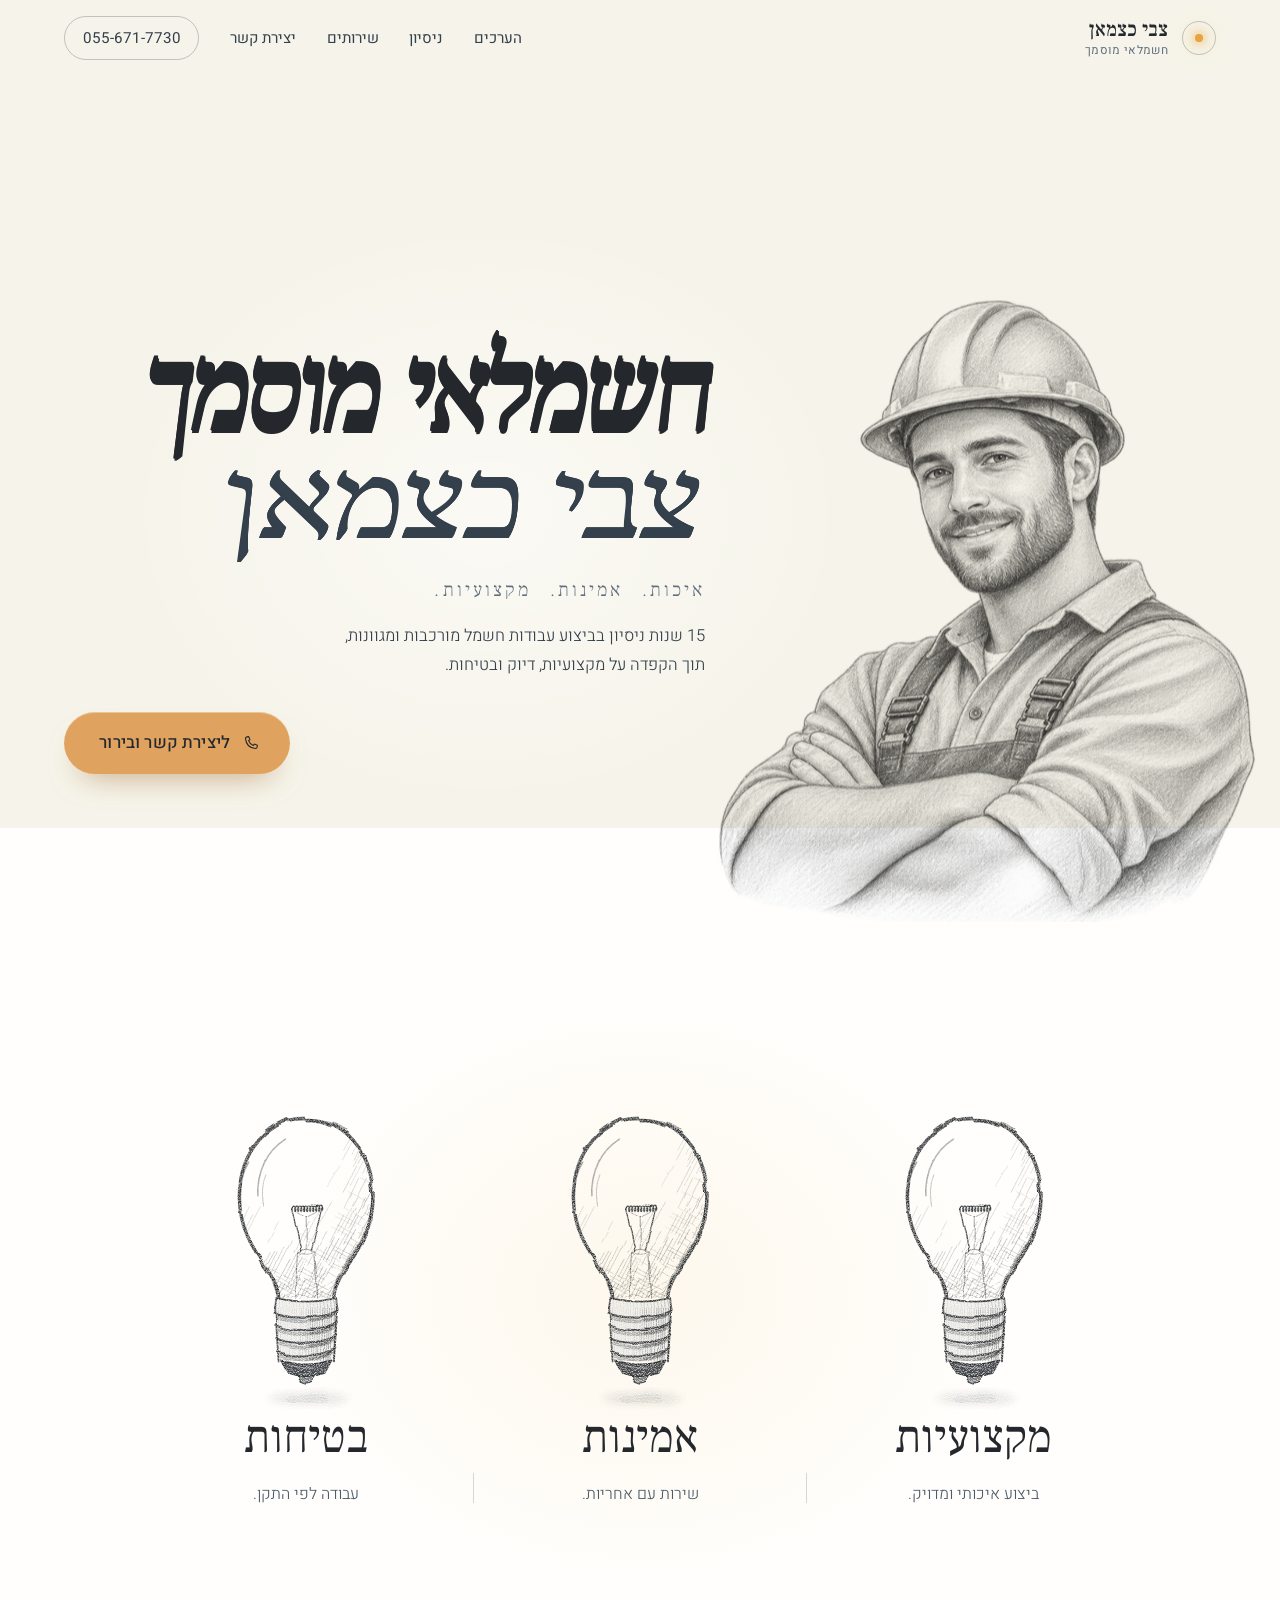
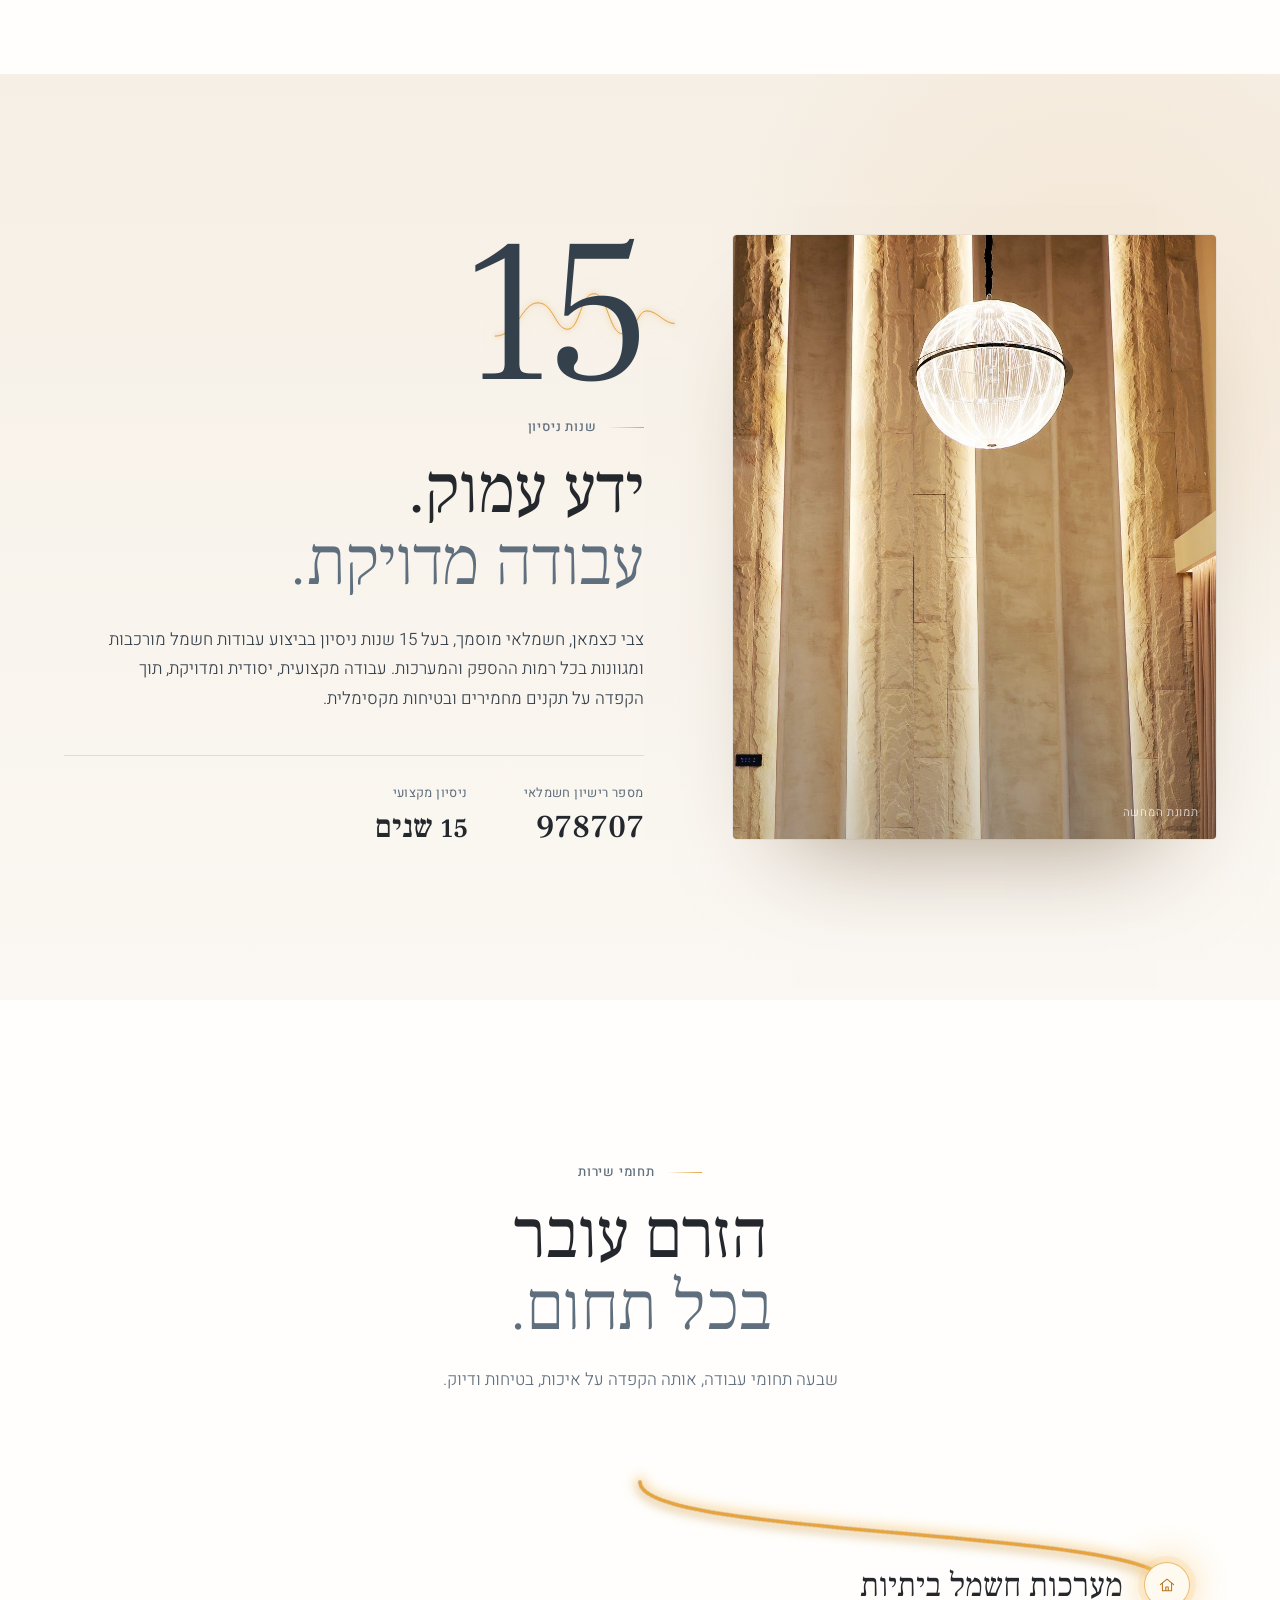
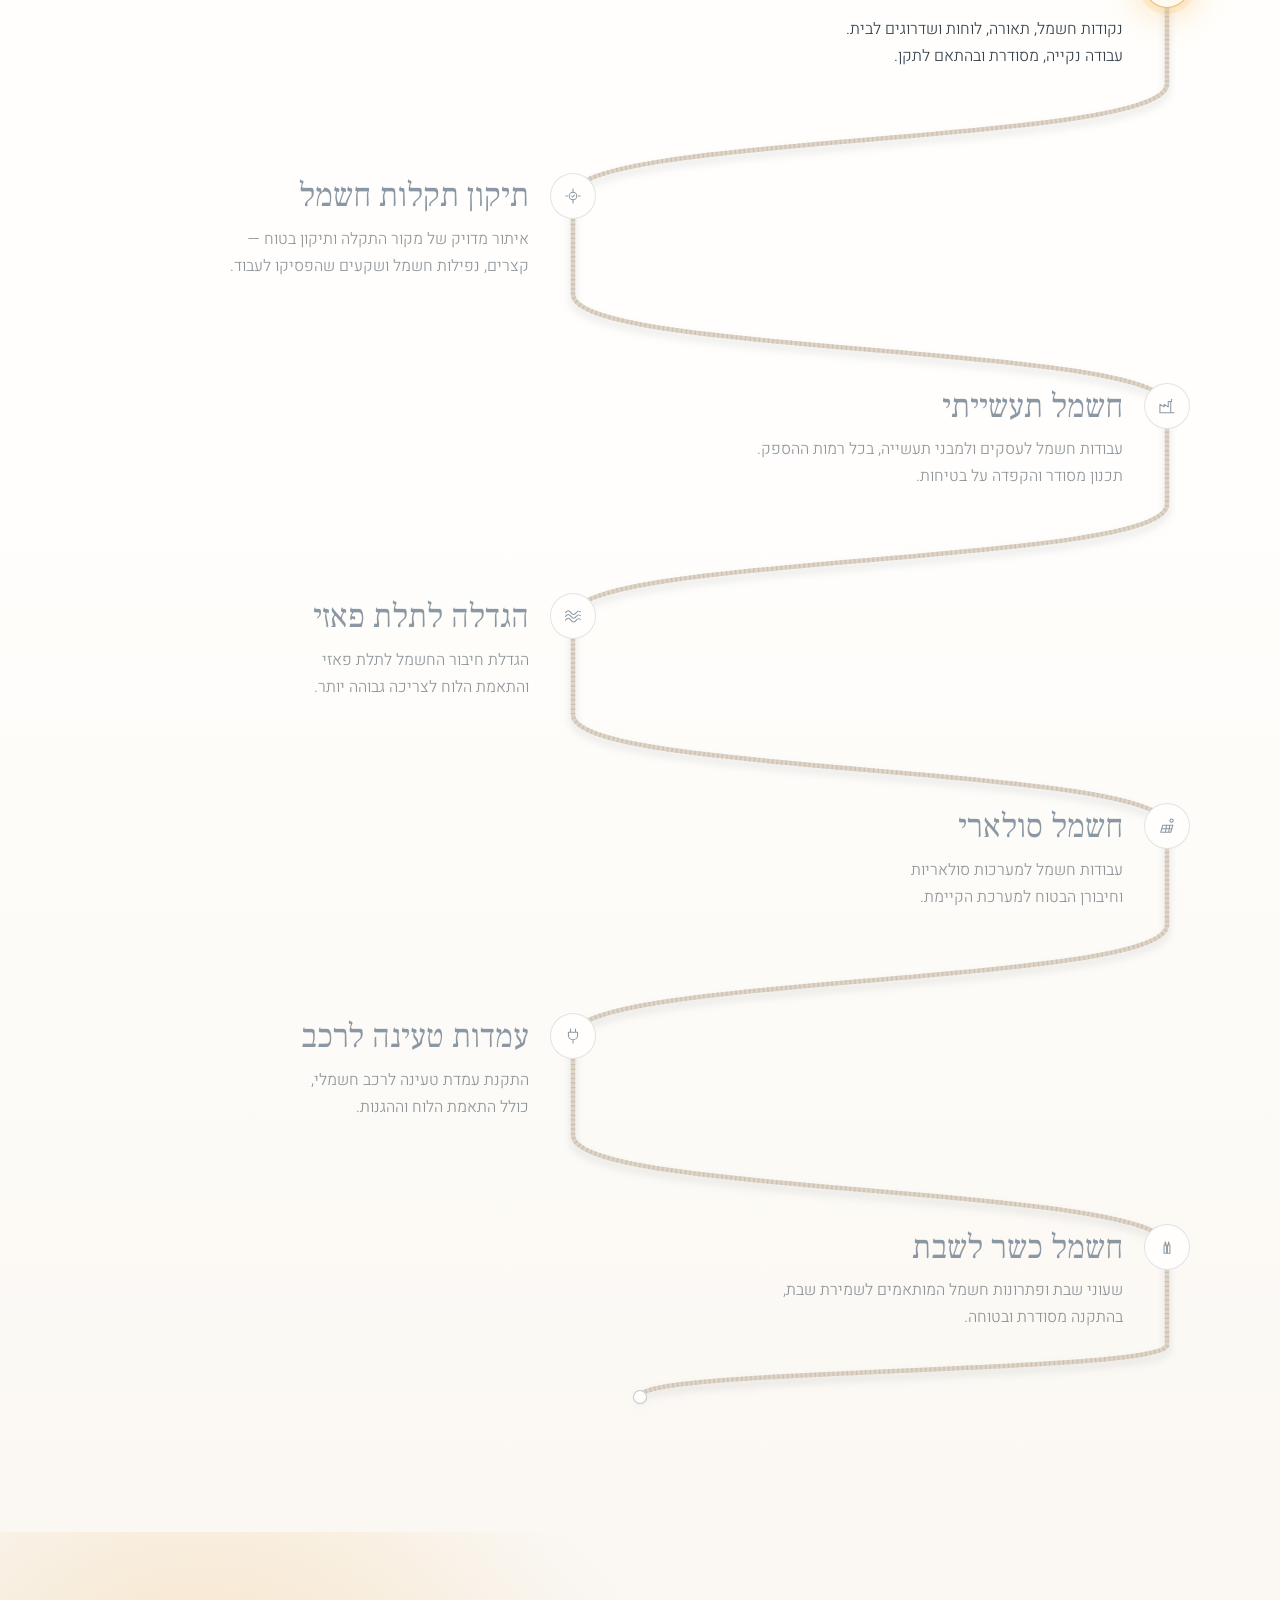
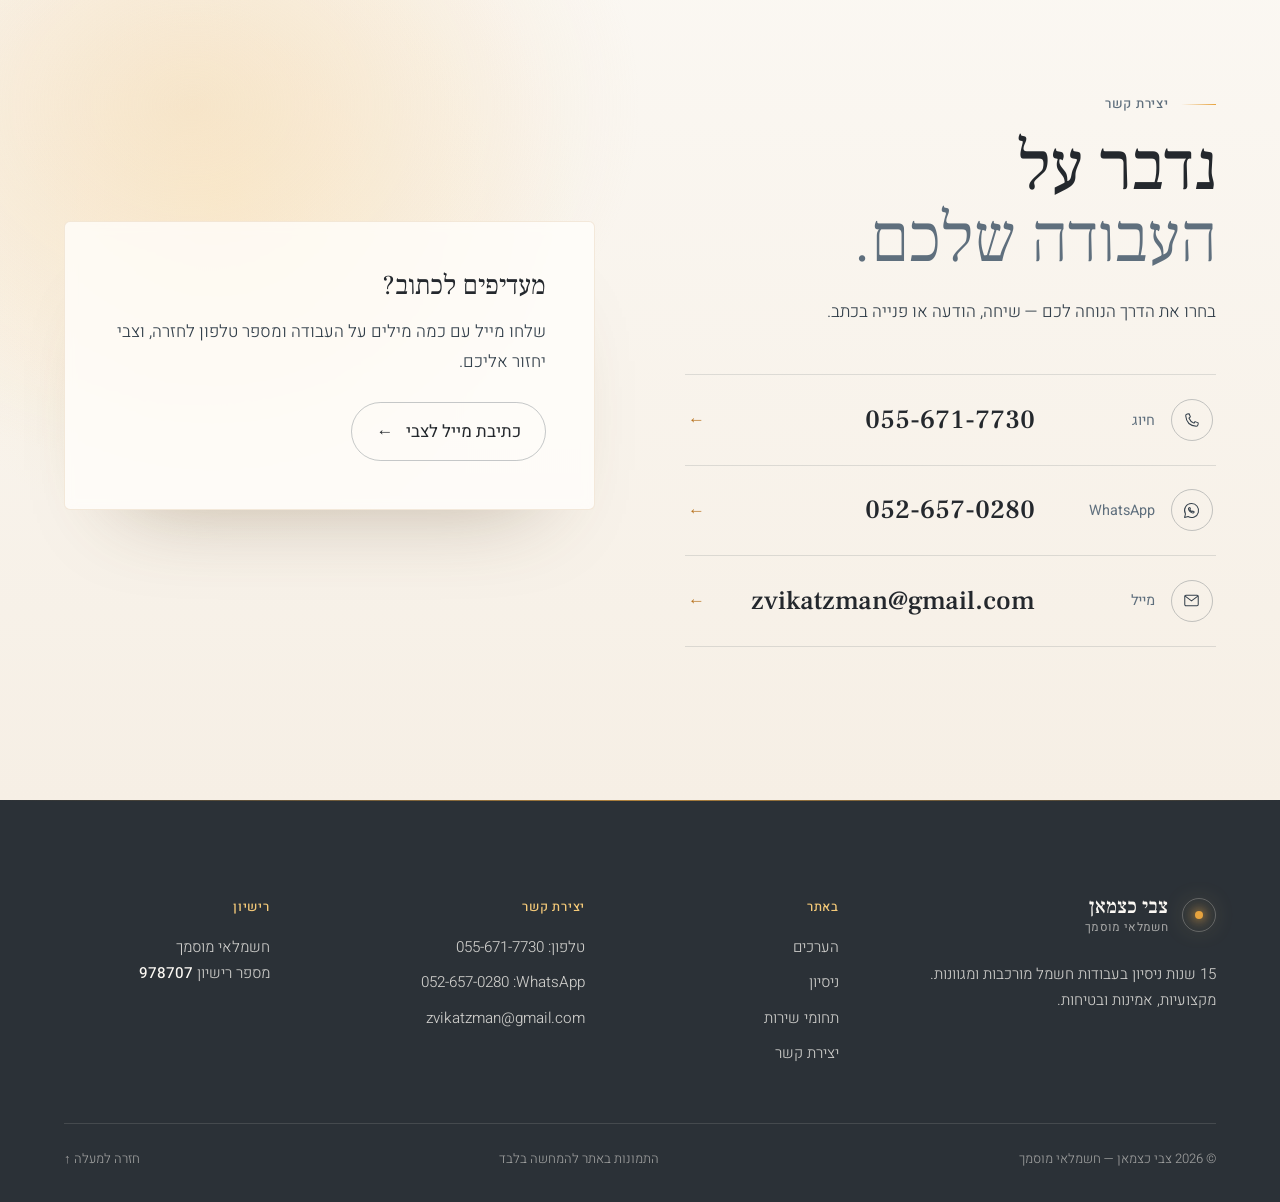
<file: index.html>
<!doctype html>
<html lang="he" dir="rtl">
<head>
  <meta charset="utf-8">
  <meta name="viewport" content="width=device-width, initial-scale=1">
  <meta name="theme-color" content="#f6f4ea">
  <!-- Preview build for client review. Remove the robots line when the site goes live. -->
  <meta name="robots" content="noindex, nofollow">
  <meta name="description" content="צבי כצמאן, חשמלאי מוסמך. 15 שנות ניסיון בעבודות חשמל מורכבות ומגוונות, במקצועיות, באמינות ובבטיחות. רישיון 978707.">
  <meta property="og:title" content="צבי כצמאן | חשמלאי מוסמך">
  <meta property="og:description" content="15 שנות ניסיון בעבודות חשמל מורכבות ומגוונות, במקצועיות, באמינות ובבטיחות.">
  <meta property="og:type" content="website">
  <title>צבי כצמאן | חשמלאי מוסמך</title>
  <link rel="icon" href="data:image/svg+xml,%3Csvg xmlns='http://www.w3.org/2000/svg' viewBox='0 0 32 32'%3E%3Crect width='32' height='32' rx='8' fill='%23fbf8f3'/%3E%3Cpath d='M18.6 4 9 18h7l-1.6 10L24 13h-7.2L18.6 4Z' fill='%23d9932f'/%3E%3C/svg%3E">
  <link rel="preconnect" href="https://fonts.googleapis.com">
  <link rel="preconnect" href="https://fonts.gstatic.com" crossorigin>
  <link href="https://fonts.googleapis.com/css2?family=Bona+Nova:ital@1&family=Frank+Ruhl+Libre:wght@300;400;500;700&family=Heebo:wght@300;400;500;600&family=Noto+Serif+Hebrew:wdth,wght@62.5,900&display=swap" rel="stylesheet">
  <link rel="stylesheet" href="styles.css">
  <script>document.documentElement.classList.add("js");</script>
  <script src="script.js" defer></script>
</head>
<body>
  <a class="skip-link" href="#main">דלגו לתוכן הראשי</a>

  <header class="site-header" id="top">
    <div class="header-inner">
      <a class="brand" href="#top" aria-label="צבי כצמאן, חשמלאי מוסמך — לראש הדף">
        <span class="brand-mark" aria-hidden="true"></span>
        <span class="brand-type">צבי כצמאן<small>חשמלאי מוסמך</small></span>
      </a>
      <button class="menu-toggle" type="button" aria-label="פתיחת תפריט" aria-expanded="false" aria-controls="primary-nav">
        <span></span><span></span>
      </button>
      <nav class="primary-nav" id="primary-nav" aria-label="ניווט ראשי">
        <a href="#values">הערכים</a>
        <a href="#experience">ניסיון</a>
        <a href="#services">שירותים</a>
        <a href="#contact">יצירת קשר</a>
        <a class="nav-call" href="tel:0556717730" dir="ltr">055-671-7730</a>
      </nav>
    </div>
  </header>

  <main id="main">
    <!-- ============ HERO ============ -->
    <section class="hero" aria-labelledby="hero-title">
      <div class="hero-inner">
        <!-- Electrician illustration (right side, per the client's sketch).
             The figure sits on the section edge so the crossed arms extend into the next section. -->
        <figure class="hero-figure">
          <img class="hero-figure-art" src="assets/images/electrician-portrait.png" width="1448" height="1086" fetchpriority="high" decoding="async" alt="איור עיפרון של חשמלאי מחייך עם כובע עבודה וידיים משולבות">
        </figure>

        <div class="hero-copy">
          <h1 id="hero-title">
            <span class="hero-title">חשמלאי מוסמך</span>
            <span class="hero-name">צבי כצמאן</span>
          </h1>
          <p class="hero-values">איכות. אמינות. מקצועיות.</p>
          <p class="hero-intro">15 שנות ניסיון בביצוע עבודות חשמל מורכבות ומגוונות, <br>תוך הקפדה על מקצועיות, דיוק ובטיחות.</p>
          <a class="hero-cta" href="#contact">
            <svg viewBox="0 0 24 24" aria-hidden="true" focusable="false"><path d="M6.6 3.8 9 3.5l1.6 4-1.9 1.4a11 11 0 0 0 6.4 6.4l1.4-1.9 4 1.6-.3 2.4a2.2 2.2 0 0 1-2.3 1.9C10.2 18.6 5.4 13.8 4.7 6.1a2.2 2.2 0 0 1 1.9-2.3Z"/></svg>
            <span>ליצירת קשר ובירור</span>
          </a>
        </div>
      </div>
    </section>

    <!-- ============ VALUES ============ -->
    <section class="values" id="values" aria-labelledby="values-title">
      <h2 class="visually-hidden" id="values-title">הערכים שלנו</h2>
      <!-- Three pencil-drawn lightbulbs (RTL: right → left), all off at first.
           Each lights on hover (mouse) or on tap / Enter / Space (toggle).
           The drawing is one inline SVG sprite: the graphite bulb plus
           separate warm layers (halo, glass, filament, rays) that fade in. -->
      <svg class="bulbs-sprite" aria-hidden="true" focusable="false" width="0" height="0">
<defs>
<filter id="bulbs-pencil" x="-15%" y="-15%" width="130%" height="130%"><feTurbulence type="fractalNoise" baseFrequency="0.04" numOctaves="2" seed="3" result="warp"/><feDisplacementMap in="SourceGraphic" in2="warp" scale="2.6" xChannelSelector="R" yChannelSelector="G" result="wob"/><feTurbulence type="fractalNoise" baseFrequency="1.15" numOctaves="2" seed="11" result="grain"/><feColorMatrix in="grain" type="matrix" values="0 0 0 0 0  0 0 0 0 0  0 0 0 0 0  1.9 0 0 0 -0.12" result="grainA"/><feComposite in="wob" in2="grainA" operator="in"/></filter>
<filter id="bulbs-line" x="-15%" y="-15%" width="130%" height="130%"><feTurbulence type="fractalNoise" baseFrequency="0.04" numOctaves="2" seed="3" result="warp"/><feDisplacementMap in="SourceGraphic" in2="warp" scale="2.2" xChannelSelector="R" yChannelSelector="G" result="wob"/><feTurbulence type="fractalNoise" baseFrequency="0.9" numOctaves="2" seed="5" result="grain"/><feColorMatrix in="grain" type="matrix" values="0 0 0 0 0  0 0 0 0 0  0 0 0 0 0  1.3 0 0 0 0.22" result="grainA"/><feComposite in="wob" in2="grainA" operator="in"/></filter>
<filter id="bulbs-smudge" x="-50%" y="-50%" width="200%" height="200%"><feGaussianBlur stdDeviation="3.5"/></filter>
<filter id="bulbs-soft" x="-50%" y="-50%" width="200%" height="200%"><feGaussianBlur stdDeviation="2.2"/></filter>
<clipPath id="bulbs-globe-clip"><path d="M76 192 C76 168 42 150 42 104 C42 64 68 36 100 36 C132 36 158 64 158 104 C158 150 124 168 124 192 Z"/></clipPath>
<clipPath id="bulbs-base-clip"><path d="M73 200 L127 200 L124 247 L76 247 Z"/></clipPath>
<radialGradient id="bulbs-glass-warm" cx="100" cy="112" r="64" gradientUnits="userSpaceOnUse"><stop offset="0" stop-color="#ffe3a0" stop-opacity=".75"/><stop offset=".55" stop-color="#fbe7b8" stop-opacity=".38"/><stop offset="1" stop-color="#fbeccb" stop-opacity="0"/></radialGradient>
<radialGradient id="bulbs-halo-warm" cx="100" cy="104" r="96" gradientUnits="userSpaceOnUse"><stop offset=".45" stop-color="#fbe2a8" stop-opacity=".34"/><stop offset="1" stop-color="#fdf0d2" stop-opacity="0"/></radialGradient>
</defs>
<symbol id="bulbs-art" viewBox="0 0 200 300" overflow="visible">
<g fill="none" stroke="#25282b" stroke-linecap="round" stroke-linejoin="round" filter="url(#bulbs-pencil)">
<ellipse cx="102" cy="279" rx="34" ry="4.5" fill="#2b2e31" stroke="none" opacity=".13" filter="url(#bulbs-smudge)"/>
<path d="M85 276.8 L118.1 277" stroke-width="0.8" opacity="0.14"/>
<path d="M82.5 278.7 L118.6 278.9" stroke-width="0.8" opacity="0.15"/>
<path d="M82 280.3 L121 280.5" stroke-width="0.8" opacity="0.16"/>
<path d="M87.3 281.9 L118.3 282.1" stroke-width="0.8" opacity="0.14"/>
<g clip-path="url(#bulbs-globe-clip)">
<path d="M241.8 77.8 L232.1 95.3" stroke-width="0.7" opacity="0.37"/>
<path d="M228.8 101.9 L216.4 125.8" stroke-width="0.7" opacity="0.37"/>
<path d="M213.1 131.4 L197.7 161.1" stroke-width="0.8" opacity="0.37"/>
<path d="M194.4 166.5 L183.6 186.7" stroke-width="0.5" opacity="0.37"/>
<path d="M182.2 189 L168.8 215.3" stroke-width="0.7" opacity="0.37"/>
<path d="M166.3 220.2 L150.7 248.5" stroke-width="0.8" opacity="0.37"/>
<path d="M146.9 255.2 L137.5 273.8" stroke-width="0.6" opacity="0.37"/>
<path d="M231.1 91.6 L219 115.6" stroke-width="0.8" opacity="0.37"/>
<path d="M214.9 121.5 L203.4 142.2" stroke-width="0.6" opacity="0.37"/>
<path d="M202 145 L191 166" stroke-width="0.5" opacity="0.37"/>
<path d="M187.8 172.4 L174.9 196.6" stroke-width="0.8" opacity="0.37"/>
<path d="M170.8 203.6 L159.2 226.3" stroke-width="0.8" opacity="0.37"/>
<path d="M146.3 250.2 L137.8 268.7" stroke-width="0.7" opacity="0.37"/>
<path d="M246.8 56.7 L231.9 84" stroke-width="0.8" opacity="0.37"/>
<path d="M229.2 89.5 L214.5 116.9" stroke-width="0.5" opacity="0.37"/>
<path d="M213.7 119.5 L202.8 139.4" stroke-width="0.8" opacity="0.37"/>
<path d="M198.9 145.3 L187.7 166.9" stroke-width="0.8" opacity="0.37"/>
<path d="M185.1 172.5 L172.9 196.2" stroke-width="0.8" opacity="0.37"/>
<path d="M170 201.2 L157.9 224.6" stroke-width="0.6" opacity="0.37"/>
<path d="M155.1 227.5 L139.6 257.6" stroke-width="0.8" opacity="0.37"/>
<path d="M239.9 64.5 L229.9 82.7" stroke-width="0.7" opacity="0.37"/>
<path d="M226.2 88.4 L211.6 116.2" stroke-width="0.6" opacity="0.37"/>
<path d="M198.8 141.5 L186.9 163.9" stroke-width="0.7" opacity="0.37"/>
<path d="M183.6 167.9 L175.7 184.4" stroke-width="0.7" opacity="0.37"/>
<path d="M172.4 190.5 L160.1 213.7" stroke-width="0.7" opacity="0.37"/>
<path d="M158.1 217.3 L147.8 237.6" stroke-width="0.7" opacity="0.37"/>
<path d="M145.1 242.1 L132.6 265.1" stroke-width="0.8" opacity="0.37"/>
<path d="M232.2 72.3 L220.8 91.1" stroke-width="0.7" opacity="0.37"/>
<path d="M220.3 94 L210.3 112.6" stroke-width="0.8" opacity="0.37"/>
<path d="M207.6 118 L198 136.2" stroke-width="0.7" opacity="0.37"/>
<path d="M193.6 143.4 L178.9 170.5" stroke-width="0.6" opacity="0.37"/>
<path d="M176 175.9 L167.2 193" stroke-width="0.7" opacity="0.37"/>
<path d="M166.8 194.5 L150.2 224" stroke-width="0.8" opacity="0.37"/>
<path d="M149.3 228.2 L139 245.2" stroke-width="0.8" opacity="0.37"/>
<path d="M136.2 250.6 L123 275.6" stroke-width="0.8" opacity="0.37"/>
<path d="M239.8 50.6 L224.4 78.6" stroke-width="0.8" opacity="0.37"/>
<path d="M222.6 81.3 L213 99" stroke-width="0.6" opacity="0.37"/>
<path d="M211.3 103 L200.4 123.1" stroke-width="0.5" opacity="0.37"/>
<path d="M199.2 126 L190.5 143.2" stroke-width="0.5" opacity="0.37"/>
<path d="M187.7 148.6 L175.6 171" stroke-width="0.8" opacity="0.37"/>
<path d="M173.8 174.2 L158.8 201.3" stroke-width="0.5" opacity="0.37"/>
<path d="M157.5 203.5 L144.3 230.7" stroke-width="0.7" opacity="0.37"/>
<path d="M142.1 233.1 L131.8 252.7" stroke-width="0.8" opacity="0.37"/>
<path d="M128.7 259.6 L115.4 282.9" stroke-width="0.6" opacity="0.37"/>
<path d="M235.1 51.5 L223 74.5" stroke-width="0.5" opacity="0.37"/>
<path d="M221.4 78.7 L211.3 97.9" stroke-width="0.8" opacity="0.37"/>
<path d="M196.2 125 L183.4 150.8" stroke-width="0.8" opacity="0.37"/>
<path d="M179.7 157.1 L170.5 175.1" stroke-width="0.7" opacity="0.37"/>
<path d="M166.4 180.7 L152.7 206.5" stroke-width="0.5" opacity="0.37"/>
<path d="M150 213.1 L137.2 236.1" stroke-width="0.8" opacity="0.37"/>
<path d="M134.4 241.9 L122.2 265.1" stroke-width="0.5" opacity="0.37"/>
<path d="M216.5 81.6 L205.1 102.8" stroke-width="0.5" opacity="0.37"/>
<path d="M203.4 105.3 L192.6 124.2" stroke-width="0.6" opacity="0.37"/>
<path d="M190.1 130.1 L176.7 155.6" stroke-width="0.5" opacity="0.37"/>
<path d="M160.1 188.3 L151 203.7" stroke-width="0.6" opacity="0.37"/>
<path d="M147 210.8 L137.9 229.3" stroke-width="0.8" opacity="0.37"/>
<path d="M134.7 234.7 L119.9 261.9" stroke-width="0.5" opacity="0.37"/>
<path d="M228.7 51.9 L218.7 69.8" stroke-width="0.8" opacity="0.37"/>
<path d="M218.5 71.7 L202.6 100.6" stroke-width="0.8" opacity="0.37"/>
<path d="M199.9 105.1 L188.5 127.1" stroke-width="0.6" opacity="0.37"/>
<path d="M185.4 133 L174.8 153.5" stroke-width="0.8" opacity="0.37"/>
<path d="M154.5 190.8 L142.4 214.4" stroke-width="0.7" opacity="0.37"/>
<path d="M130.3 236.9 L119.1 258.9" stroke-width="0.7" opacity="0.37"/>
<path d="M224.8 52.7 L215.4 70.3" stroke-width="0.8" opacity="0.37"/>
<path d="M211.3 77.2 L199.6 99.5" stroke-width="0.6" opacity="0.37"/>
<path d="M198.5 103 L185.3 127" stroke-width="0.6" opacity="0.37"/>
<path d="M184.1 130.1 L174.6 147.6" stroke-width="0.8" opacity="0.37"/>
<path d="M172.9 150.3 L163 170.6" stroke-width="0.8" opacity="0.37"/>
<path d="M161.9 172 L152.8 188" stroke-width="0.6" opacity="0.37"/>
<path d="M149.7 195 L134.1 222.3" stroke-width="0.7" opacity="0.37"/>
<path d="M131.9 228.4 L116.2 257.2" stroke-width="0.5" opacity="0.37"/>
<path d="M216 62.8 L203.3 88.3" stroke-width="0.5" opacity="0.37"/>
<path d="M201.9 89.8 L189.7 112.9" stroke-width="0.6" opacity="0.37"/>
<path d="M187.8 117.6 L171.5 146.6" stroke-width="0.8" opacity="0.37"/>
<path d="M168.9 152.7 L158 172.5" stroke-width="0.7" opacity="0.37"/>
<path d="M154.3 179.3 L144.6 198.3" stroke-width="0.8" opacity="0.37"/>
<path d="M141.9 204.1 L129.5 227" stroke-width="0.6" opacity="0.37"/>
<path d="M223.1 45.4 L210.9 67.3" stroke-width="0.8" opacity="0.37"/>
<path d="M209.5 70.7 L201.2 87.2" stroke-width="0.8" opacity="0.37"/>
<path d="M197.7 94 L185.6 114.5" stroke-width="0.6" opacity="0.37"/>
<path d="M183.6 117.8 L173.1 139.2" stroke-width="0.5" opacity="0.37"/>
<path d="M170 145.9 L159.4 163.9" stroke-width="0.7" opacity="0.37"/>
<path d="M157.4 168.7 L141.7 196.8" stroke-width="0.8" opacity="0.37"/>
<path d="M138.6 203.3 L130 219.7" stroke-width="0.8" opacity="0.37"/>
<path d="M115 247.5 L104.1 267.8" stroke-width="0.8" opacity="0.37"/>
<path d="M222.7 40.3 L211.7 58.7" stroke-width="0.7" opacity="0.37"/>
<path d="M209.9 63.7 L194.6 92.6" stroke-width="0.7" opacity="0.37"/>
<path d="M192.7 95.3 L181.1 116.5" stroke-width="0.6" opacity="0.37"/>
<path d="M180.1 118.9 L172 135.5" stroke-width="0.6" opacity="0.37"/>
<path d="M170.6 137 L160.8 154.4" stroke-width="0.7" opacity="0.37"/>
<path d="M158.5 159.4 L144.7 186" stroke-width="0.7" opacity="0.37"/>
<path d="M141.9 189.6 L127.9 216.6" stroke-width="0.7" opacity="0.37"/>
<path d="M112.8 246.2 L101.9 264.9" stroke-width="0.8" opacity="0.37"/>
<path d="M218.7 39.1 L208.4 59.2" stroke-width="0.6" opacity="0.37"/>
<path d="M205.3 65.6 L192.7 87.4" stroke-width="0.7" opacity="0.37"/>
<path d="M191.2 89.9 L180.5 111.5" stroke-width="0.6" opacity="0.37"/>
<path d="M179 113 L168.1 134.1" stroke-width="0.7" opacity="0.37"/>
<path d="M167.4 136 L157.5 152.9" stroke-width="0.7" opacity="0.37"/>
<path d="M156.5 157.1 L145.4 177.1" stroke-width="0.6" opacity="0.37"/>
<path d="M141.6 183.9 L125.7 212.8" stroke-width="0.8" opacity="0.37"/>
<path d="M124.4 217.4 L109 244.2" stroke-width="0.7" opacity="0.37"/>
<path d="M215.6 37.7 L202.2 62.8" stroke-width="0.8" opacity="0.37"/>
<path d="M201.8 64.8 L188.6 88.5" stroke-width="0.8" opacity="0.37"/>
<path d="M176.2 112.5 L161 141.1" stroke-width="0.6" opacity="0.37"/>
<path d="M157 147.6 L142.7 175" stroke-width="0.5" opacity="0.37"/>
<path d="M140.5 178.3 L127.5 203.8" stroke-width="0.8" opacity="0.37"/>
<path d="M126.1 206.5 L112.9 231.1" stroke-width="0.6" opacity="0.37"/>
<path d="M109.7 236.4 L98.4 258.2" stroke-width="0.8" opacity="0.37"/>
<path d="M211.5 38.8 L199.4 61.4" stroke-width="0.7" opacity="0.37"/>
<path d="M199.2 63.8 L185.7 87.8" stroke-width="0.7" opacity="0.37"/>
<path d="M184.1 92.7 L168.4 121.6" stroke-width="0.6" opacity="0.37"/>
<path d="M149.3 157.1 L138.9 176.3" stroke-width="0.6" opacity="0.37"/>
<path d="M135.1 182.5 L125.5 202" stroke-width="0.6" opacity="0.37"/>
<path d="M122.3 206.4 L112.3 227.5" stroke-width="0.8" opacity="0.37"/>
<path d="M110.4 230.1 L95.9 257.3" stroke-width="0.7" opacity="0.37"/>
<path d="M209.9 36 L193.9 66" stroke-width="0.7" opacity="0.37"/>
<path d="M191.8 69.4 L177.5 96.1" stroke-width="0.6" opacity="0.37"/>
<path d="M175.5 100.6 L159 129.9" stroke-width="0.6" opacity="0.37"/>
<path d="M157.4 135 L144.9 157.7" stroke-width="0.5" opacity="0.37"/>
<path d="M144.1 159 L133.2 180.4" stroke-width="0.6" opacity="0.37"/>
<path d="M130.9 185 L118 207.4" stroke-width="0.7" opacity="0.37"/>
<path d="M114.7 213.7 L100.9 241.2" stroke-width="0.6" opacity="0.37"/>
<path d="M197.8 52.9 L183.4 79.5" stroke-width="0.6" opacity="0.37"/>
<path d="M182.4 82.2 L167.6 108.1" stroke-width="0.7" opacity="0.37"/>
<path d="M165.3 112.7 L152.2 137.3" stroke-width="0.8" opacity="0.37"/>
<path d="M149.7 144 L135.5 170" stroke-width="0.7" opacity="0.37"/>
<path d="M133.4 172.4 L124.9 190.4" stroke-width="0.8" opacity="0.37"/>
<path d="M121.6 196 L111.2 215.1" stroke-width="0.7" opacity="0.37"/>
<path d="M106.9 222 L97.1 241.7" stroke-width="0.8" opacity="0.37"/>
<path d="M196.1 51 L184.9 71.6" stroke-width="0.8" opacity="0.37"/>
<path d="M182.8 75.6 L168 103.4" stroke-width="0.6" opacity="0.37"/>
<path d="M166.6 105.8 L152.5 130.4" stroke-width="0.8" opacity="0.37"/>
<path d="M150.6 134.7 L141.7 152.7" stroke-width="0.8" opacity="0.37"/>
<path d="M140.8 155 L128 178.3" stroke-width="0.8" opacity="0.37"/>
<path d="M123.7 184.9 L108 214.9" stroke-width="0.8" opacity="0.37"/>
<path d="M105.6 219.1 L90.8 247.3" stroke-width="0.6" opacity="0.37"/>
<path d="M203.8 29.6 L192.9 49.9" stroke-width="0.7" opacity="0.37"/>
<path d="M189.7 55.6 L177.1 80.1" stroke-width="0.7" opacity="0.37"/>
<path d="M173.8 85.2 L163.8 103.3" stroke-width="0.6" opacity="0.37"/>
<path d="M161.1 109.7 L145.7 138.9" stroke-width="0.7" opacity="0.36"/>
<path d="M144 142.6 L128.5 170.6" stroke-width="0.7" opacity="0.37"/>
<path d="M127.9 173 L114.7 197.7" stroke-width="0.6" opacity="0.37"/>
<path d="M111.8 201.9 L100.3 222.6" stroke-width="0.6" opacity="0.37"/>
<path d="M97.8 229.2 L85.1 252.5" stroke-width="0.8" opacity="0.37"/>
<path d="M197.3 36.1 L186.3 56.1" stroke-width="0.7" opacity="0.37"/>
<path d="M182.8 62.8 L169.7 86" stroke-width="0.6" opacity="0.37"/>
<path d="M166.7 91.5 L152.2 119.6" stroke-width="0.6" opacity="0.35"/>
<path d="M112.2 194.6 L98.2 220.3" stroke-width="0.6" opacity="0.37"/>
<path d="M97.9 222.6 L86.3 244.1" stroke-width="0.5" opacity="0.37"/>
<path d="M189.7 43.9 L174.3 71.8" stroke-width="0.8" opacity="0.37"/>
<path d="M171.4 78.8 L157 105.2" stroke-width="0.6" opacity="0.34"/>
<path d="M154.4 110.7 L145 127.5" stroke-width="0.6" opacity="0.33"/>
<path d="M142.8 132.5 L129.1 156.8" stroke-width="0.8" opacity="0.37"/>
<path d="M114.6 185.8 L101.8 208.3" stroke-width="0.7" opacity="0.37"/>
<path d="M99.5 213.8 L85.5 239.3" stroke-width="0.8" opacity="0.37"/>
<path d="M191.8 34 L176.5 60.4" stroke-width="0.6" opacity="0.37"/>
<path d="M176.3 62.4 L164.2 84" stroke-width="0.8" opacity="0.36"/>
<path d="M161.2 91 L148.1 114" stroke-width="0.8" opacity="0.32"/>
<path d="M145.3 120.2 L132.6 145.1" stroke-width="0.7" opacity="0.33"/>
<path d="M128.6 151.5 L113.8 179.1" stroke-width="0.6" opacity="0.37"/>
<path d="M110.7 184.9 L100.1 204.2" stroke-width="0.8" opacity="0.37"/>
<path d="M98.7 207.9 L88.5 227.6" stroke-width="0.6" opacity="0.37"/>
<path d="M85.2 234.6 L70.4 261.5" stroke-width="0.8" opacity="0.37"/>
<path d="M193.3 23.7 L177.7 53.1" stroke-width="0.8" opacity="0.37"/>
<path d="M151.4 104.8 L137.1 131" stroke-width="0.7" opacity="0.31"/>
<path d="M134.7 136 L120 161.9" stroke-width="0.5" opacity="0.36"/>
<path d="M117.5 166.6 L109 183.5" stroke-width="0.8" opacity="0.37"/>
<path d="M108.1 185.5 L93.7 212.8" stroke-width="0.6" opacity="0.37"/>
<path d="M89.8 219.2 L80.7 237.1" stroke-width="0.8" opacity="0.37"/>
<path d="M184.1 34.4 L172.7 56.7" stroke-width="0.8" opacity="0.37"/>
<path d="M170.9 60.2 L158.5 83.1" stroke-width="0.7" opacity="0.33"/>
<path d="M142.5 113.9 L130.5 136.7" stroke-width="0.6" opacity="0.30"/>
<path d="M128.6 140.1 L117.1 160.2" stroke-width="0.8" opacity="0.35"/>
<path d="M114.6 164.3 L106.8 181.5" stroke-width="0.7" opacity="0.37"/>
<path d="M103.3 187.5 L88.2 216" stroke-width="0.7" opacity="0.37"/>
<path d="M86.7 218.3 L72.6 243.5" stroke-width="0.8" opacity="0.37"/>
<path d="M183.7 29.1 L168.9 56.7" stroke-width="0.6" opacity="0.37"/>
<path d="M152.2 88.2 L140 112.2" stroke-width="0.7" opacity="0.27"/>
<path d="M139.5 114.2 L127.5 134.9" stroke-width="0.5" opacity="0.28"/>
<path d="M124.2 139.6 L114.9 158.7" stroke-width="0.8" opacity="0.34"/>
<path d="M112.9 161.7 L98.3 189.7" stroke-width="0.6" opacity="0.37"/>
<path d="M97.9 191.7 L82.8 218.4" stroke-width="0.7" opacity="0.37"/>
<path d="M81.6 222.7 L65.1 250.7" stroke-width="0.7" opacity="0.37"/>
<path d="M182.6 26.9 L167.7 52.9" stroke-width="0.7" opacity="0.37"/>
<path d="M166.4 57 L152.7 82.7" stroke-width="0.6" opacity="0.30"/>
<path d="M132.6 119.7 L120.6 143.4" stroke-width="0.6" opacity="0.29"/>
<path d="M117.9 147.8 L102 178" stroke-width="0.6" opacity="0.37"/>
<path d="M99.6 182.7 L85.6 207" stroke-width="0.6" opacity="0.37"/>
<path d="M83.1 212.6 L69.5 239.9" stroke-width="0.7" opacity="0.37"/>
<path d="M158.1 65.5 L148.9 83.7" stroke-width="0.6" opacity="0.27"/>
<path d="M145.6 87.8 L132.8 113.9" stroke-width="0.7" opacity="0.24"/>
<path d="M99.1 176.1 L86.3 199.3" stroke-width="0.7" opacity="0.37"/>
<path d="M84.7 203 L71.4 227.8" stroke-width="0.6" opacity="0.37"/>
<path d="M70.3 229.7 L57.4 254.4" stroke-width="0.5" opacity="0.37"/>
<path d="M169.3 36.9 L157.4 59.9" stroke-width="0.8" opacity="0.33"/>
<path d="M153.7 65.1 L138.3 94.3" stroke-width="0.5" opacity="0.24"/>
<path d="M117.7 134.3 L101.9 163.5" stroke-width="0.6" opacity="0.31"/>
<path d="M83.4 198.5 L73 219.1" stroke-width="0.5" opacity="0.37"/>
<path d="M176.9 16.9 L161.9 42.8" stroke-width="0.8" opacity="0.37"/>
<path d="M159 50.2 L144.9 75.1" stroke-width="0.6" opacity="0.26"/>
<path d="M143.8 77.3 L132.2 99.9" stroke-width="0.8" opacity="0.21"/>
<path d="M100.9 158.7 L92.2 176.3" stroke-width="0.7" opacity="0.37"/>
<path d="M90 179.3 L75 206.6" stroke-width="0.7" opacity="0.37"/>
<path d="M72.5 211.7 L62.8 229.6" stroke-width="0.8" opacity="0.37"/>
<path d="M157.4 48.3 L140.9 77.6" stroke-width="0.6" opacity="0.25"/>
<path d="M97.5 160.3 L83.5 186.7" stroke-width="0.5" opacity="0.37"/>
<path d="M81.8 188.6 L68 215.9" stroke-width="0.7" opacity="0.37"/>
<path d="M66.4 218.4 L55.8 236.8" stroke-width="0.7" opacity="0.37"/>
<path d="M170.5 17.6 L156.7 41.4" stroke-width="0.8" opacity="0.36"/>
<path d="M155.4 45.7 L141.6 72.3" stroke-width="0.7" opacity="0.24"/>
<path d="M122 108.6 L110.7 128.3" stroke-width="0.7" opacity="0.20"/>
<path d="M110.2 129.8 L98.1 153.9" stroke-width="0.8" opacity="0.27"/>
<path d="M96.3 156.4 L82.7 183.4" stroke-width="0.7" opacity="0.37"/>
<path d="M79.2 187.9 L67.1 210.3" stroke-width="0.5" opacity="0.37"/>
<path d="M65.3 214 L50.9 240.5" stroke-width="0.7" opacity="0.37"/>
<path d="M149.2 50.5 L140.1 66.8" stroke-width="0.6" opacity="0.23"/>
<path d="M94.1 154.2 L82.9 176.5" stroke-width="0.6" opacity="0.36"/>
<path d="M81.4 179.6 L70.3 200.3" stroke-width="0.8" opacity="0.37"/>
<path d="M162.6 19.3 L149.3 44.6" stroke-width="0.5" opacity="0.32"/>
<path d="M112.4 114.2 L97.4 142.5" stroke-width="0.7" opacity="0.21"/>
<path d="M93.7 149.3 L81.1 173.8" stroke-width="0.6" opacity="0.34"/>
<path d="M78.3 179.2 L68.1 196.9" stroke-width="0.7" opacity="0.37"/>
<path d="M66.8 199.4 L57.3 217" stroke-width="0.5" opacity="0.37"/>
<path d="M55.2 222.1 L40 249.8" stroke-width="0.7" opacity="0.37"/>
<path d="M159 19.5 L148.4 39.9" stroke-width="0.5" opacity="0.31"/>
<path d="M146.7 43.4 L131.5 72" stroke-width="0.6" opacity="0.20"/>
<path d="M129.1 77.2 L118.4 95.3" stroke-width="0.7" opacity="0.14"/>
<path d="M102.7 125.4 L89.2 151.9" stroke-width="0.8" opacity="0.24"/>
<path d="M86 158.2 L73.3 181.5" stroke-width="0.7" opacity="0.37"/>
<path d="M69.3 188.1 L60.5 205.6" stroke-width="0.8" opacity="0.37"/>
<path d="M58.3 210.5 L46.1 232.1" stroke-width="0.7" opacity="0.37"/>
<path d="M157.7 16.7 L145.7 40.1" stroke-width="0.7" opacity="0.30"/>
<path d="M143.9 42.9 L132.6 63.6" stroke-width="0.6" opacity="0.20"/>
<path d="M71.9 178.3 L55.9 207.7" stroke-width="0.7" opacity="0.37"/>
<path d="M54.2 211 L38.5 240.5" stroke-width="0.7" opacity="0.37"/>
<path d="M148.2 28.6 L135.7 50.8" stroke-width="0.8" opacity="0.24"/>
<path d="M86.9 142 L72.2 170.6" stroke-width="0.6" opacity="0.31"/>
<path d="M70.6 173.9 L57.8 197.5" stroke-width="0.6" opacity="0.37"/>
<path d="M53.9 203.8 L44.1 224.4" stroke-width="0.7" opacity="0.37"/>
<path d="M80.7 147.6 L66.7 174.8" stroke-width="0.6" opacity="0.33"/>
<path d="M65.9 177.3 L54.8 196.8" stroke-width="0.6" opacity="0.37"/>
<path d="M54.4 198.9 L38.9 227" stroke-width="0.5" opacity="0.37"/>
<path d="M74.8 151.9 L60.4 179.6" stroke-width="0.6" opacity="0.35"/>
<path d="M58.2 183.7 L48.4 201" stroke-width="0.8" opacity="0.37"/>
<path d="M46.7 204.8 L36.1 224.7" stroke-width="0.6" opacity="0.37"/>
<path d="M72.7 151.2 L58.3 176.6" stroke-width="0.7" opacity="0.35"/>
<path d="M56.9 179.9 L41.7 208.2" stroke-width="0.6" opacity="0.37"/>
<path d="M39.1 212.7 L26.1 237.5" stroke-width="0.6" opacity="0.37"/>
<path d="M142.3 12.8 L131.2 34" stroke-width="0.5" opacity="0.25"/>
<path d="M68.7 152.8 L57.1 173.9" stroke-width="0.6" opacity="0.34"/>
<path d="M55.2 178.8 L45.1 196.6" stroke-width="0.5" opacity="0.37"/>
<path d="M43.3 199.2 L33.2 218.7" stroke-width="0.6" opacity="0.37"/>
<path d="M138.3 15.3 L127.1 35.4" stroke-width="0.8" opacity="0.23"/>
<path d="M40.2 200.4 L24.7 228.9" stroke-width="0.5" opacity="0.37"/>
<path d="M138.4 8.9 L123 38.6" stroke-width="0.6" opacity="0.22"/>
<path d="M76.2 125.2 L66.8 143.5" stroke-width="0.6" opacity="0.19"/>
<path d="M50 174.2 L39.5 194.7" stroke-width="0.7" opacity="0.37"/>
<path d="M36.8 200.1 L27.2 218.9" stroke-width="0.5" opacity="0.37"/>
<path d="M139 1.3 L130.3 17.5" stroke-width="0.6" opacity="0.28"/>
<path d="M127.6 21.7 L117.5 43.6" stroke-width="0.5" opacity="0.16"/>
<path d="M42.1 182.5 L32.5 203.1" stroke-width="0.6" opacity="0.37"/>
<path d="M31.2 205 L17.8 230.7" stroke-width="0.8" opacity="0.37"/>
<path d="M56.8 150.4 L41.1 180" stroke-width="0.5" opacity="0.36"/>
<path d="M39 184.8 L28.1 203.5" stroke-width="0.6" opacity="0.37"/>
<path d="M52.1 154.2 L42.3 172.1" stroke-width="0.5" opacity="0.35"/>
<path d="M42.7 165.5 L33.5 182.7" stroke-width="0.7" opacity="0.37"/>
<path d="M32.1 186.5 L21.7 204.6" stroke-width="0.6" opacity="0.37"/>
<path d="M30.3 182.1 L21.7 200.1" stroke-width="0.8" opacity="0.37"/>
<path d="M19.5 202.3 L5 229.3" stroke-width="0.6" opacity="0.37"/>
<path d="M40.2 158.5 L30.8 175.2" stroke-width="0.7" opacity="0.37"/>
<path d="M28.8 178.6 L16.9 201.4" stroke-width="0.6" opacity="0.37"/>
<path d="M119 1.9 L109.7 19.3" stroke-width="0.6" opacity="0.21"/>
<path d="M60.2 112.4 L44.8 142.4" stroke-width="0.8" opacity="0.17"/>
<path d="M30.7 168.3 L19.5 189.8" stroke-width="0.7" opacity="0.37"/>
<path d="M19 191.6 L7 211.7" stroke-width="0.6" opacity="0.37"/>
<path d="M119.3 -4.5 L107.5 16.6" stroke-width="0.8" opacity="0.22"/>
<path d="M53.8 119.2 L38.4 148.9" stroke-width="0.7" opacity="0.21"/>
<path d="M35.6 154.2 L24.6 175" stroke-width="0.6" opacity="0.37"/>
<path d="M21.1 180.4 L7 206.7" stroke-width="0.5" opacity="0.37"/>
<path d="M42.1 134.2 L32.9 152.9" stroke-width="0.8" opacity="0.27"/>
<path d="M30.2 156 L15.5 185.8" stroke-width="0.6" opacity="0.37"/>
<path d="M11.8 191 L1.1 212.8" stroke-width="0.6" opacity="0.37"/>
<path d="M115.8 -9.9 L102.4 16.7" stroke-width="0.7" opacity="0.22"/>
<path d="M50.8 112.3 L40.6 133.2" stroke-width="0.8" opacity="0.16"/>
<path d="M24.7 161.2 L13.3 182.8" stroke-width="0.7" opacity="0.37"/>
<path d="M11.2 186.8 L-1.2 210.3" stroke-width="0.7" opacity="0.37"/>
<path d="M36.3 134.9 L22.8 160" stroke-width="0.8" opacity="0.31"/>
<path d="M20.6 165.6 L8.9 186" stroke-width="0.8" opacity="0.37"/>
<path d="M8 188.8 L-0.9 205.2" stroke-width="0.6" opacity="0.37"/>
<path d="M114.4 -17.3 L104.5 1" stroke-width="0.6" opacity="0.28"/>
<path d="M29.6 142.7 L17.4 165" stroke-width="0.7" opacity="0.35"/>
<path d="M15.2 169.3 L0.7 197.9" stroke-width="0.7" opacity="0.37"/>
<path d="M108.8 -13 L97.7 8.5" stroke-width="0.8" opacity="0.23"/>
<path d="M20 154.4 L7 179.4" stroke-width="0.8" opacity="0.37"/>
<path d="M4.2 183.9 L-9.1 210" stroke-width="0.5" opacity="0.37"/>
<path d="M109.6 -21.1 L93.7 8.2" stroke-width="0.5" opacity="0.25"/>
<path d="M29.5 129 L16.7 153.1" stroke-width="0.6" opacity="0.30"/>
<path d="M13.4 158.8 L4.1 176.9" stroke-width="0.6" opacity="0.37"/>
<path d="M1.3 182.3 L-10.3 205.1" stroke-width="0.6" opacity="0.37"/>
<path d="M97.4 -6.1 L86.6 14.2" stroke-width="0.6" opacity="0.18"/>
<path d="M23.9 132.7 L10.9 158.6" stroke-width="0.6" opacity="0.33"/>
<path d="M98.9 -14.7 L89.4 4.7" stroke-width="0.5" opacity="0.23"/>
<path d="M10.5 152 L-2.6 176.5" stroke-width="0.7" opacity="0.37"/>
<path d="M-5.3 181.5 L-16.1 202.1" stroke-width="0.8" opacity="0.37"/>
<path d="M94.4 -12.7 L82.9 9.4" stroke-width="0.7" opacity="0.20"/>
<path d="M3.6 157.4 L-5.8 176" stroke-width="0.7" opacity="0.37"/>
<path d="M-7.2 180.1 L-17.1 197.1" stroke-width="0.8" opacity="0.37"/>
<path d="M29.2 104.1 L16 129.9" stroke-width="0.7" opacity="0.20"/>
<path d="M12.6 136.8 L2 155" stroke-width="0.7" opacity="0.36"/>
<path d="M0.1 159.4 L-13.2 185" stroke-width="0.6" opacity="0.37"/>
<path d="M8.6 136.3 L-2.8 158.7" stroke-width="0.7" opacity="0.37"/>
<path d="M-5.3 163.1 L-20.7 190.9" stroke-width="0.7" opacity="0.37"/>
<path d="M92.2 -27.2 L81.2 -7.3" stroke-width="0.7" opacity="0.28"/>
<path d="M19.5 109.1 L4.1 137.7" stroke-width="0.6" opacity="0.26"/>
<path d="M3.5 140.3 L-7.8 160.5" stroke-width="0.5" opacity="0.37"/>
<path d="M-9.2 163.7 L-24.8 191.5" stroke-width="0.7" opacity="0.37"/>
<path d="M85.2 -20 L72.5 4.6" stroke-width="0.5" opacity="0.22"/>
<path d="M14 114.5 L1 138.2" stroke-width="0.7" opacity="0.29"/>
<path d="M-2.7 144 L-11.4 161.2" stroke-width="0.7" opacity="0.37"/>
<path d="M-14 166.4 L-26.8 190" stroke-width="0.6" opacity="0.37"/>
<path d="M15.4 105.2 L4.7 125.1" stroke-width="0.8" opacity="0.24"/>
<path d="M3.1 129.6 L-12 156.1" stroke-width="0.6" opacity="0.37"/>
<path d="M-15.1 161.8 L-24.6 180.9" stroke-width="0.7" opacity="0.37"/>
<path d="M2.8 121 L-8.8 145.3" stroke-width="0.6" opacity="0.35"/>
<path d="M-12.2 151.3 L-21 168.2" stroke-width="0.5" opacity="0.37"/>
<path d="M-23.1 171.2 L-34.9 193.6" stroke-width="0.5" opacity="0.37"/>
<path d="M-3.6 128.3 L-18.8 156.9" stroke-width="0.5" opacity="0.37"/>
<path d="M-20.7 160.4 L-33 184.3" stroke-width="0.6" opacity="0.37"/>
<path d="M78.8 -31.4 L69.4 -14.2" stroke-width="0.8" opacity="0.30"/>
<path d="M1.9 113.1 L-10.8 136.3" stroke-width="0.6" opacity="0.33"/>
<path d="M-13.5 142 L-29 171.2" stroke-width="0.8" opacity="0.37"/>
<path d="M-31.1 175.5 L-47.1 203.8" stroke-width="0.6" opacity="0.37"/>
<path d="M76 -34.4 L65.1 -12.7" stroke-width="0.8" opacity="0.30"/>
<path d="M-2.5 113.5 L-11 131.5" stroke-width="0.8" opacity="0.33"/>
<path d="M-30.6 167.9 L-45 194.5" stroke-width="0.8" opacity="0.37"/>
<path d="M-9.5 122.6 L-23.4 148.6" stroke-width="0.8" opacity="0.37"/>
<path d="M-25.3 151.8 L-34.7 169.7" stroke-width="0.8" opacity="0.37"/>
<path d="M-36.3 171.4 L-48 194" stroke-width="0.7" opacity="0.37"/>
<path d="M14.8 70.3 L0.3 96.9" stroke-width="0.8" opacity="0.17"/>
<path d="M-2.2 102.7 L-17.3 131.2" stroke-width="0.6" opacity="0.33"/>
<path d="M-21.2 136.3 L-29.7 155" stroke-width="0.8" opacity="0.37"/>
<path d="M-31.9 158.6 L-43 178.9" stroke-width="0.8" opacity="0.37"/>
<path d="M70.4 -39.9 L56.9 -14.9" stroke-width="0.6" opacity="0.32"/>
<path d="M-6.8 103.2 L-20.6 130.1" stroke-width="0.8" opacity="0.34"/>
<path d="M-22.1 131.9 L-34.1 156.4" stroke-width="0.6" opacity="0.37"/>
<path d="M-37.5 162.6 L-48 182.5" stroke-width="0.7" opacity="0.37"/>
<path d="M58.8 -26.6 L46 -0.8" stroke-width="0.6" opacity="0.26"/>
<path d="M-26.1 132.4 L-36.6 153.1" stroke-width="0.8" opacity="0.37"/>
<path d="M56.8 -29.6 L43 -3" stroke-width="0.7" opacity="0.28"/>
<path d="M-17.6 109.8 L-32.7 139.7" stroke-width="0.7" opacity="0.37"/>
<path d="M-35.1 143.5 L-48.8 170.7" stroke-width="0.7" opacity="0.37"/>
<path d="M50.9 -23.9 L36.9 1.7" stroke-width="0.8" opacity="0.26"/>
<path d="M-6.9 84.6 L-20.5 110.2" stroke-width="0.8" opacity="0.30"/>
<path d="M-23.2 116 L-32.7 134.6" stroke-width="0.8" opacity="0.37"/>
<path d="M-36.8 140.5 L-49.4 165.4" stroke-width="0.6" opacity="0.37"/>
<path d="M49.5 -28.8 L39.5 -7.9" stroke-width="0.8" opacity="0.29"/>
<path d="M37.7 -5 L23.1 21.1" stroke-width="0.5" opacity="0.20"/>
<path d="M10.9 45.2 L-4.3 73.1" stroke-width="0.6" opacity="0.19"/>
<path d="M-5.5 76.1 L-18.2 100.7" stroke-width="0.7" opacity="0.28"/>
<path d="M-19.6 102.2 L-34.4 129.2" stroke-width="0.8" opacity="0.37"/>
<path d="M-36.3 133.6 L-47.4 156.1" stroke-width="0.8" opacity="0.37"/>
<path d="M68.4 -31.3 L84 -23.3" stroke-width="0.8" opacity="0.16"/>
<path d="M89 -20.9 L103.8 -12.4" stroke-width="0.7" opacity="0.12"/>
<path d="M156.4 15.5 L169.2 21.9" stroke-width="0.6" opacity="0.21"/>
<path d="M192.1 34.9 L204.2 40.5" stroke-width="0.5" opacity="0.27"/>
<path d="M206.1 42.4 L219.2 48.9" stroke-width="0.7" opacity="0.27"/>
<path d="M224.9 51.8 L236.8 58.1" stroke-width="0.5" opacity="0.27"/>
<path d="M76.4 -23.1 L89 -17.1" stroke-width="0.8" opacity="0.12"/>
<path d="M95.6 -13.4 L110.1 -5.4" stroke-width="0.7" opacity="0.10"/>
<path d="M167.6 25.2 L180.8 31.9" stroke-width="0.5" opacity="0.24"/>
<path d="M186 35.2 L198 40.9" stroke-width="0.7" opacity="0.27"/>
<path d="M203.7 44.2 L218.3 52.1" stroke-width="0.8" opacity="0.27"/>
<path d="M222.2 54.1 L237 61.3" stroke-width="0.5" opacity="0.27"/>
<path d="M243.1 65.2 L262.9 75.2" stroke-width="0.7" opacity="0.27"/>
<path d="M56.5 -29.3 L70.2 -21.8" stroke-width="0.7" opacity="0.15"/>
<path d="M115.8 1.4 L135.6 11.9" stroke-width="0.7" opacity="0.10"/>
<path d="M139.6 14.6 L158.6 24.4" stroke-width="0.5" opacity="0.15"/>
<path d="M182.2 36.5 L197.4 44.6" stroke-width="0.8" opacity="0.27"/>
<path d="M202.5 48 L217.1 54.8" stroke-width="0.6" opacity="0.27"/>
<path d="M220.2 57.6 L238.8 66.2" stroke-width="0.5" opacity="0.27"/>
<path d="M240.8 68 L258.4 77.6" stroke-width="0.7" opacity="0.27"/>
<path d="M155.8 27.2 L171.3 35.1" stroke-width="0.8" opacity="0.19"/>
<path d="M201.3 50.7 L214.8 59" stroke-width="0.8" opacity="0.27"/>
<path d="M219.1 60.8 L237.2 69.8" stroke-width="0.8" opacity="0.27"/>
<path d="M240.6 72.6 L257.3 81.2" stroke-width="0.7" opacity="0.27"/>
<path d="M175.9 41.7 L194.8 51.6" stroke-width="0.6" opacity="0.27"/>
<path d="M201.6 55.7 L218.9 64.5" stroke-width="0.5" opacity="0.27"/>
<path d="M220.4 65.4 L232.1 72.5" stroke-width="0.7" opacity="0.27"/>
<path d="M234.8 73.4 L253.6 83.7" stroke-width="0.7" opacity="0.27"/>
<path d="M171.6 42.9 L190 52.5" stroke-width="0.7" opacity="0.25"/>
<path d="M193.6 55.6 L207 62.8" stroke-width="0.6" opacity="0.27"/>
<path d="M212.8 65 L225.5 71.3" stroke-width="0.6" opacity="0.27"/>
<path d="M231.8 74.7 L245 82" stroke-width="0.6" opacity="0.27"/>
<path d="M249.5 83.8 L266.5 93.9" stroke-width="0.6" opacity="0.27"/>
<path d="M187.3 55 L205.8 64.9" stroke-width="0.8" opacity="0.27"/>
<path d="M209.5 66.7 L221.2 72.6" stroke-width="0.7" opacity="0.27"/>
<path d="M224.2 74.5 L238 81.9" stroke-width="0.6" opacity="0.27"/>
<path d="M238.7 82.9 L256.9 92.2" stroke-width="0.6" opacity="0.27"/>
<path d="M148.3 38.7 L160.3 44.7" stroke-width="0.8" opacity="0.13"/>
<path d="M165.8 47.1 L186.2 58.1" stroke-width="0.7" opacity="0.22"/>
<path d="M190.7 60.9 L210 71.9" stroke-width="0.6" opacity="0.27"/>
<path d="M217.9 75 L232.8 83.3" stroke-width="0.7" opacity="0.27"/>
<path d="M235.1 83.9 L249.6 92" stroke-width="0.7" opacity="0.27"/>
<path d="M35.4 -18.2 L47.8 -10.6" stroke-width="0.7" opacity="0.12"/>
<path d="M188.7 64.8 L200.7 70.1" stroke-width="0.7" opacity="0.27"/>
<path d="M206.5 73.1 L225 83.7" stroke-width="0.7" opacity="0.27"/>
<path d="M164.1 54.6 L183.1 64.5" stroke-width="0.6" opacity="0.21"/>
<path d="M189.6 68.5 L208 77.8" stroke-width="0.8" opacity="0.27"/>
<path d="M214.7 81.5 L228.5 88" stroke-width="0.6" opacity="0.27"/>
<path d="M230.7 89.9 L244.7 96.7" stroke-width="0.7" opacity="0.27"/>
<path d="M181.5 67.4 L195.2 74.7" stroke-width="0.8" opacity="0.27"/>
<path d="M200.6 78.1 L218.2 86.6" stroke-width="0.5" opacity="0.27"/>
<path d="M219.1 87.5 L232.2 94.9" stroke-width="0.8" opacity="0.27"/>
<path d="M163.4 61.2 L178.2 69.1" stroke-width="0.7" opacity="0.19"/>
<path d="M182.9 71.9 L200 81.2" stroke-width="0.6" opacity="0.27"/>
<path d="M205.7 83.5 L225 94.1" stroke-width="0.5" opacity="0.27"/>
<path d="M227.8 95.2 L244 104.3" stroke-width="0.7" opacity="0.27"/>
<path d="M177.5 72.1 L198.3 82.6" stroke-width="0.7" opacity="0.27"/>
<path d="M199.8 84.8 L212.3 90.4" stroke-width="0.6" opacity="0.27"/>
<path d="M214.1 92 L230.2 100.5" stroke-width="0.5" opacity="0.27"/>
<path d="M232.1 101.5 L246.8 109" stroke-width="0.7" opacity="0.27"/>
<path d="M192 83.6 L208 91.7" stroke-width="0.6" opacity="0.27"/>
<path d="M212.7 94.9 L225.7 102.3" stroke-width="0.6" opacity="0.27"/>
<path d="M228.2 102.9 L246.5 113.7" stroke-width="0.5" opacity="0.27"/>
<path d="M144 62.3 L163.6 72.9" stroke-width="0.7" opacity="0.11"/>
<path d="M186.7 85.1 L199.6 92.7" stroke-width="0.8" opacity="0.27"/>
<path d="M204.6 95.3 L216.3 100.6" stroke-width="0.8" opacity="0.27"/>
<path d="M221.7 103.9 L235.4 110.8" stroke-width="0.6" opacity="0.27"/>
<path d="M172.4 82 L184.8 88.6" stroke-width="0.8" opacity="0.24"/>
<path d="M209 101.7 L227.2 110.6" stroke-width="0.6" opacity="0.27"/>
<path d="M173.1 86.1 L193.1 95.7" stroke-width="0.7" opacity="0.27"/>
<path d="M199.1 99.9 L215.5 107.6" stroke-width="0.6" opacity="0.27"/>
<path d="M218.5 110.4 L238.7 120.8" stroke-width="0.7" opacity="0.27"/>
<path d="M172 88.2 L185.8 96" stroke-width="0.7" opacity="0.25"/>
<path d="M213.7 110.7 L232.3 121" stroke-width="0.6" opacity="0.27"/>
<path d="M151.5 81.4 L165.2 88.1" stroke-width="0.5" opacity="0.14"/>
<path d="M189.4 101.8 L203.8 108.5" stroke-width="0.7" opacity="0.27"/>
<path d="M209.2 111.6 L227.6 122.1" stroke-width="0.5" opacity="0.27"/>
<path d="M154.9 86.8 L167.8 93.9" stroke-width="0.6" opacity="0.16"/>
<path d="M191.6 106.8 L211.7 117" stroke-width="0.5" opacity="0.27"/>
<path d="M217.4 120.2 L237.8 131.3" stroke-width="0.6" opacity="0.27"/>
<path d="M146.6 87.3 L167.3 97.7" stroke-width="0.7" opacity="0.14"/>
<path d="M170.4 99.1 L190.2 110.7" stroke-width="0.8" opacity="0.27"/>
<path d="M192.6 111.1 L207.2 118.6" stroke-width="0.7" opacity="0.27"/>
<path d="M213.3 122.2 L230.8 131.8" stroke-width="0.6" opacity="0.27"/>
<path d="M179.1 107 L199.3 118.2" stroke-width="0.6" opacity="0.27"/>
<path d="M204 121.7 L224.1 131.7" stroke-width="0.8" opacity="0.27"/>
<path d="M178.9 111.1 L192.4 117.5" stroke-width="0.7" opacity="0.27"/>
<path d="M197.9 121 L208.9 127.5" stroke-width="0.7" opacity="0.27"/>
<path d="M175.2 113.3 L195.1 124.6" stroke-width="0.8" opacity="0.27"/>
<path d="M181.2 119.9 L200.5 130.1" stroke-width="0.8" opacity="0.27"/>
<path d="M202.7 131.9 L221.5 141.2" stroke-width="0.7" opacity="0.27"/>
<path d="M136.4 99.5 L152 107.7" stroke-width="0.8" opacity="0.11"/>
<path d="M156.6 110.6 L174.3 120.8" stroke-width="0.5" opacity="0.23"/>
<path d="M197.3 132.8 L209.1 138.4" stroke-width="0.8" opacity="0.27"/>
<path d="M173.3 123.3 L188.4 131.4" stroke-width="0.6" opacity="0.27"/>
<path d="M155.2 117.5 L175.4 127.9" stroke-width="0.6" opacity="0.24"/>
<path d="M177.2 129 L190.6 136.4" stroke-width="0.7" opacity="0.27"/>
<path d="M194.3 138.2 L214.6 148.4" stroke-width="0.7" opacity="0.27"/>
<path d="M149.6 117.9 L160.7 123.7" stroke-width="0.6" opacity="0.20"/>
<path d="M186.1 137.2 L199.3 144.3" stroke-width="0.8" opacity="0.27"/>
<path d="M134.1 114.2 L151 123.8" stroke-width="0.6" opacity="0.14"/>
<path d="M153.8 125.1 L165.9 131.4" stroke-width="0.7" opacity="0.24"/>
<path d="M170.5 133.4 L186 141.6" stroke-width="0.8" opacity="0.27"/>
<path d="M188.7 143.5 L208 153.5" stroke-width="0.8" opacity="0.27"/>
<path d="M165.4 135.5 L178.8 141.4" stroke-width="0.7" opacity="0.27"/>
<path d="M180.2 143.2 L196.9 151.4" stroke-width="0.6" opacity="0.27"/>
<path d="M201.5 154.7 L216.6 162" stroke-width="0.6" opacity="0.27"/>
<path d="M127.8 118.1 L147.3 128.9" stroke-width="0.7" opacity="0.13"/>
<path d="M173.7 142.1 L189.6 151.1" stroke-width="0.7" opacity="0.27"/>
<path d="M196.7 154.1 L207.6 160.2" stroke-width="0.7" opacity="0.27"/>
<path d="M125.2 120.8 L142.8 129.6" stroke-width="0.6" opacity="0.13"/>
<path d="M150.2 133.9 L170.8 144.6" stroke-width="0.8" opacity="0.27"/>
<path d="M175.2 147.3 L195.7 157.8" stroke-width="0.6" opacity="0.27"/>
<path d="M199.9 160.3 L216.9 169.1" stroke-width="0.7" opacity="0.27"/>
<path d="M145.2 134.9 L161.1 143.6" stroke-width="0.6" opacity="0.24"/>
<path d="M164 145.1 L182.7 154.5" stroke-width="0.5" opacity="0.27"/>
<path d="M127.3 128.3 L141.5 136.5" stroke-width="0.8" opacity="0.15"/>
<path d="M169.3 151 L183.7 159.7" stroke-width="0.7" opacity="0.27"/>
<path d="M187.4 161.2 L204.7 169.6" stroke-width="0.6" opacity="0.27"/>
<path d="M121.7 130 L136.2 137.3" stroke-width="0.5" opacity="0.14"/>
<path d="M138.8 139.4 L152.6 147" stroke-width="0.6" opacity="0.23"/>
<path d="M159.2 149.2 L173.2 157.2" stroke-width="0.6" opacity="0.27"/>
<path d="M196.6 169.8 L211.6 177.3" stroke-width="0.6" opacity="0.27"/>
<path d="M143.8 145.3 L159.6 153.9" stroke-width="0.6" opacity="0.27"/>
<path d="M163.2 154.8 L181 164.2" stroke-width="0.5" opacity="0.27"/>
<path d="M185.5 167.5 L201.7 175.6" stroke-width="0.8" opacity="0.27"/>
<path d="M133.2 142.7 L149.6 151.8" stroke-width="0.6" opacity="0.23"/>
<path d="M154.2 154.3 L166.8 161" stroke-width="0.5" opacity="0.27"/>
<path d="M171.1 163.4 L188.4 172.4" stroke-width="0.8" opacity="0.27"/>
<path d="M193.6 174.9 L206.7 181.7" stroke-width="0.7" opacity="0.27"/>
<path d="M140.7 150.6 L158.4 160.1" stroke-width="0.5" opacity="0.27"/>
<path d="M161.7 161.7 L172.9 168.2" stroke-width="0.6" opacity="0.27"/>
<path d="M121.9 145.6 L140.6 155.3" stroke-width="0.8" opacity="0.21"/>
<path d="M143.6 156.3 L162.2 165.9" stroke-width="0.7" opacity="0.27"/>
<path d="M166.4 168.9 L177.3 174.1" stroke-width="0.6" opacity="0.27"/>
<path d="M183.1 177.1 L201 186.7" stroke-width="0.7" opacity="0.27"/>
<path d="M123.5 149.9 L140.6 158.9" stroke-width="0.8" opacity="0.23"/>
<path d="M146.4 161.9 L164.7 170.9" stroke-width="0.6" opacity="0.27"/>
<path d="M170 173.6 L181.7 180.1" stroke-width="0.7" opacity="0.27"/>
<path d="M184.8 181.9 L200.9 189.7" stroke-width="0.8" opacity="0.27"/>
<path d="M93 136.5 L108.1 144.7" stroke-width="0.8" opacity="0.09"/>
<path d="M131.7 156.6 L145.5 164" stroke-width="0.6" opacity="0.27"/>
<path d="M150 166.1 L164.1 173.7" stroke-width="0.6" opacity="0.27"/>
<path d="M167.3 175.2 L183.9 185.3" stroke-width="0.6" opacity="0.27"/>
<path d="M190.7 189.1 L206.1 196.4" stroke-width="0.7" opacity="0.27"/>
<path d="M108.6 149 L129.3 159.6" stroke-width="0.5" opacity="0.19"/>
<path d="M131.9 161.6 L150.3 171.2" stroke-width="0.5" opacity="0.27"/>
<path d="M154.1 172.7 L168.7 180.5" stroke-width="0.8" opacity="0.27"/>
<path d="M191.1 191.9 L208.9 202" stroke-width="0.6" opacity="0.27"/>
<path d="M108.2 153 L120.1 159" stroke-width="0.8" opacity="0.19"/>
<path d="M123.6 161.3 L136.7 167.1" stroke-width="0.7" opacity="0.26"/>
<path d="M140.7 169.3 L151.8 175.9" stroke-width="0.5" opacity="0.27"/>
<path d="M158.6 178.6 L170.3 185.2" stroke-width="0.7" opacity="0.27"/>
<path d="M171.8 186.2 L184.5 193.4" stroke-width="0.5" opacity="0.27"/>
<path d="M118 161.2 L132.9 169.7" stroke-width="0.5" opacity="0.26"/>
<path d="M138.7 172.8 L155 181.5" stroke-width="0.6" opacity="0.27"/>
<path d="M159.5 183.8 L179.2 194.3" stroke-width="0.6" opacity="0.27"/>
<path d="M185.3 197.1 L202 206.1" stroke-width="0.5" opacity="0.27"/>
<path d="M-20.7 91.5 L-4.1 100.5" stroke-width="0.5" opacity="0.13"/>
<path d="M166 190.6 L185.4 200.9" stroke-width="0.8" opacity="0.27"/>
<path d="M95.5 156.8 L114 167.1" stroke-width="0.5" opacity="0.20"/>
<path d="M118.8 169.2 L132.5 177.8" stroke-width="0.6" opacity="0.27"/>
<path d="M136.5 179 L147.6 184.6" stroke-width="0.6" opacity="0.27"/>
<path d="M131 180.6 L143.1 186.7" stroke-width="0.8" opacity="0.27"/>
<path d="M149.1 189.4 L163.7 197.9" stroke-width="0.8" opacity="0.27"/>
<path d="M98.1 166.1 L117 176" stroke-width="0.7" opacity="0.25"/>
<path d="M122 178.2 L135.4 185.5" stroke-width="0.5" opacity="0.27"/>
<path d="M-30.9 100.9 L-16.2 109.1" stroke-width="0.7" opacity="0.20"/>
<path d="M89.6 165.3 L108.9 176.2" stroke-width="0.7" opacity="0.23"/>
<path d="M134.3 188.4 L153.5 199.6" stroke-width="0.8" opacity="0.27"/>
<path d="M160.6 203.3 L177.8 212.8" stroke-width="0.5" opacity="0.27"/>
<path d="M-31.9 105.5 L-13.7 114.9" stroke-width="0.6" opacity="0.20"/>
<path d="M98.2 174.6 L119.1 184.8" stroke-width="0.8" opacity="0.27"/>
<path d="M140.5 196.9 L155.4 204.8" stroke-width="0.5" opacity="0.27"/>
<path d="M161.6 208.3 L176.8 216.9" stroke-width="0.8" opacity="0.27"/>
<path d="M-20.3 114.8 L-1.5 125" stroke-width="0.8" opacity="0.18"/>
<path d="M48 151.2 L64.4 160.4" stroke-width="0.8" opacity="0.14"/>
<path d="M87.8 171.8 L106.3 182.5" stroke-width="0.7" opacity="0.26"/>
<path d="M112.5 185.8 L124.9 191.6" stroke-width="0.8" opacity="0.27"/>
<path d="M127.3 193.5 L145.5 202.5" stroke-width="0.7" opacity="0.27"/>
<path d="M147.4 203.9 L161.7 211.3" stroke-width="0.7" opacity="0.27"/>
<path d="M163.6 212.9 L178.3 220.2" stroke-width="0.6" opacity="0.27"/>
<path d="M14.3 137.3 L28.7 144.1" stroke-width="0.7" opacity="0.14"/>
<path d="M56.9 160.1 L77.2 170.9" stroke-width="0.7" opacity="0.19"/>
<path d="M80.3 172.2 L96.9 181.2" stroke-width="0.8" opacity="0.25"/>
<path d="M101.2 183.2 L121.5 193.7" stroke-width="0.8" opacity="0.27"/>
<path d="M146.2 207 L164.8 216.8" stroke-width="0.8" opacity="0.27"/>
<path d="M-8.1 128.6 L9.6 138.4" stroke-width="0.7" opacity="0.17"/>
<path d="M52.9 161.3 L69.5 170.1" stroke-width="0.8" opacity="0.19"/>
<path d="M73.9 172.5 L87.7 180.1" stroke-width="0.6" opacity="0.24"/>
<path d="M93.3 182.2 L108.1 191.1" stroke-width="0.7" opacity="0.27"/>
<path d="M135.8 205 L146.9 211.5" stroke-width="0.5" opacity="0.27"/>
<path d="M153 214.2 L169.8 223.3" stroke-width="0.8" opacity="0.27"/>
<path d="M-33.6 119.2 L-14.9 128.9" stroke-width="0.8" opacity="0.24"/>
<path d="M9.3 141.4 L23.1 150" stroke-width="0.8" opacity="0.17"/>
<path d="M29 152.3 L43 159.8" stroke-width="0.8" opacity="0.17"/>
<path d="M70.7 174.1 L90.8 185.4" stroke-width="0.8" opacity="0.26"/>
<path d="M94.3 187.7 L107.3 193.8" stroke-width="0.8" opacity="0.27"/>
<path d="M109.9 196.1 L126.2 204.4" stroke-width="0.7" opacity="0.27"/>
<path d="M131.5 207.3 L149.3 216.1" stroke-width="0.6" opacity="0.27"/>
<path d="M152.9 218.5 L164.2 225.1" stroke-width="0.5" opacity="0.27"/>
<path d="M170.1 227.9 L182.6 235" stroke-width="0.8" opacity="0.27"/>
<path d="M-29.4 126 L-14.1 134" stroke-width="0.6" opacity="0.25"/>
<path d="M5.9 145.3 L25.3 154.7" stroke-width="0.5" opacity="0.19"/>
<path d="M29 157.1 L41.5 163.3" stroke-width="0.7" opacity="0.19"/>
<path d="M47.9 167 L65.5 176.2" stroke-width="0.6" opacity="0.22"/>
<path d="M67.4 178 L87.9 187.4" stroke-width="0.7" opacity="0.27"/>
<path d="M110 200.2 L126.1 209.1" stroke-width="0.6" opacity="0.27"/>
<path d="M131.3 211 L143.3 217.2" stroke-width="0.8" opacity="0.27"/>
<path d="M165 229.7 L178.1 236.1" stroke-width="0.8" opacity="0.27"/>
<path d="M-28.1 130.1 L-15.2 137.8" stroke-width="0.8" opacity="0.26"/>
<path d="M26 158.9 L43.9 168.7" stroke-width="0.8" opacity="0.21"/>
<path d="M47.7 170.6 L66.5 180.7" stroke-width="0.8" opacity="0.24"/>
<path d="M94.1 196 L114.2 205.9" stroke-width="0.8" opacity="0.27"/>
<path d="M153.4 227.3 L164 232.8" stroke-width="0.8" opacity="0.27"/>
<path d="M-24.9 135.7 L-9.9 144.6" stroke-width="0.8" opacity="0.27"/>
<path d="M-8.4 144.8 L9.3 155.1" stroke-width="0.5" opacity="0.24"/>
<path d="M15.4 158.1 L31 166.2" stroke-width="0.8" opacity="0.22"/>
<path d="M54 178.1 L65.4 184" stroke-width="0.8" opacity="0.27"/>
<path d="M70.2 187.2 L89.1 197.5" stroke-width="0.6" opacity="0.27"/>
<path d="M93.7 199.6 L111.3 209.1" stroke-width="0.8" opacity="0.27"/>
<path d="M113.6 210.3 L126.6 217.3" stroke-width="0.7" opacity="0.27"/>
<path d="M131.3 219.6 L151.1 230.4" stroke-width="0.7" opacity="0.27"/>
<path d="M153.4 231.4 L168.5 239.3" stroke-width="0.6" opacity="0.27"/>
<path d="M-45 130.2 L-33.5 136.1" stroke-width="0.6" opacity="0.27"/>
<path d="M-9.5 149.8 L7 157.3" stroke-width="0.6" opacity="0.25"/>
<path d="M11.9 160.2 L31.1 170.9" stroke-width="0.8" opacity="0.24"/>
<path d="M54.9 183.9 L70.5 192.3" stroke-width="0.7" opacity="0.27"/>
<path d="M99.8 207 L112.5 214" stroke-width="0.5" opacity="0.27"/>
<path d="M114.8 215.2 L129.7 222.5" stroke-width="0.8" opacity="0.27"/>
<path d="M156.4 237.5 L173.6 246.2" stroke-width="0.5" opacity="0.27"/>
<path d="M-44.7 134.1 L-31.4 141.6" stroke-width="0.6" opacity="0.27"/>
<path d="M-25.3 145.1 L-13 151" stroke-width="0.5" opacity="0.27"/>
<path d="M-9.4 152.8 L4.5 160.4" stroke-width="0.8" opacity="0.27"/>
<path d="M29.6 173.5 L49.6 184.1" stroke-width="0.8" opacity="0.27"/>
<path d="M53.5 186.2 L70.9 195.8" stroke-width="0.7" opacity="0.27"/>
<path d="M75.9 197.9 L86.8 204" stroke-width="0.8" opacity="0.27"/>
<path d="M91.5 206.6 L105.8 214.8" stroke-width="0.8" opacity="0.27"/>
<path d="M111 216.8 L130.6 227.4" stroke-width="0.7" opacity="0.27"/>
<path d="M136.8 231.6 L154.2 239.7" stroke-width="0.5" opacity="0.27"/>
<path d="M-44.4 138.4 L-24 149.7" stroke-width="0.7" opacity="0.27"/>
<path d="M-19.4 152.6 L-5.7 159.5" stroke-width="0.6" opacity="0.27"/>
<path d="M16.2 170.6 L28.3 177.8" stroke-width="0.5" opacity="0.27"/>
<path d="M31.3 178.8 L45.1 186.4" stroke-width="0.7" opacity="0.27"/>
<path d="M46.6 186.5 L66 197.4" stroke-width="0.5" opacity="0.27"/>
<path d="M68.7 199.1 L88.8 209" stroke-width="0.6" opacity="0.27"/>
<path d="M93.3 211.8 L107.4 219.3" stroke-width="0.7" opacity="0.27"/>
<path d="M150.4 242.4 L170.3 252.2" stroke-width="0.6" opacity="0.27"/>
<path d="M-46.7 142 L-30.9 150.1" stroke-width="0.8" opacity="0.27"/>
<path d="M-27.6 151.4 L-15.5 157.8" stroke-width="0.8" opacity="0.27"/>
<path d="M-11.3 160.5 L8.1 171" stroke-width="0.6" opacity="0.27"/>
<path d="M33.7 184.9 L50.8 193" stroke-width="0.5" opacity="0.27"/>
<path d="M53.6 194.7 L73.6 205.5" stroke-width="0.6" opacity="0.27"/>
<path d="M92.7 216 L105.2 222.7" stroke-width="0.5" opacity="0.27"/>
<path d="M106.4 223.2 L120.5 229.9" stroke-width="0.7" opacity="0.27"/>
<path d="M126.7 233.5 L145.6 243.8" stroke-width="0.7" opacity="0.27"/>
<path d="M148.7 245.1 L166.9 255.1" stroke-width="0.7" opacity="0.27"/>
<path d="M-44.2 147.1 L-24.4 158" stroke-width="0.6" opacity="0.27"/>
<path d="M0.3 170.6 L20.9 182.1" stroke-width="0.6" opacity="0.27"/>
<path d="M25.1 184 L40 191.8" stroke-width="0.6" opacity="0.27"/>
<path d="M86 216.4 L99.3 223.5" stroke-width="0.8" opacity="0.27"/>
<path d="M101.4 224.1 L114.9 231.4" stroke-width="0.7" opacity="0.27"/>
<path d="M119.9 234.4 L136.7 243.1" stroke-width="0.7" opacity="0.27"/>
<path d="M139.9 244.5 L151.7 251.4" stroke-width="0.8" opacity="0.27"/>
<path d="M157.1 254.5 L173.7 262.2" stroke-width="0.5" opacity="0.27"/>
<path d="M-29.6 158.2 L-9 169.3" stroke-width="0.8" opacity="0.27"/>
<path d="M-6.9 170.8 L8.3 178.8" stroke-width="0.8" opacity="0.27"/>
<path d="M12.8 181.9 L33.4 192.2" stroke-width="0.6" opacity="0.27"/>
<path d="M98.3 226.9 L113.4 234" stroke-width="0.8" opacity="0.27"/>
<path d="M114.9 235.1 L133.7 245.4" stroke-width="0.7" opacity="0.27"/>
<path d="M-47.7 152.8 L-27.5 163.4" stroke-width="0.8" opacity="0.27"/>
<path d="M-24.5 164.9 L-5.7 175.6" stroke-width="0.7" opacity="0.27"/>
<path d="M-2.6 175.9 L12 184.8" stroke-width="0.5" opacity="0.27"/>
<path d="M41.2 199.7 L53.5 205.8" stroke-width="0.7" opacity="0.27"/>
<path d="M75.9 218.1 L88.1 225.3" stroke-width="0.6" opacity="0.27"/>
<path d="M91.5 226.8 L107.1 235.2" stroke-width="0.6" opacity="0.27"/>
<path d="M110.1 235.6 L127 245.4" stroke-width="0.6" opacity="0.27"/>
<path d="M129.1 246.5 L146.3 255.7" stroke-width="0.6" opacity="0.27"/>
<path d="M149.3 257.6 L164.5 265" stroke-width="0.6" opacity="0.27"/>
<path d="M238.8 157.4 L223 165.6" stroke-width="0.8" opacity="0.26"/>
<path d="M221.5 167.2 L211.1 173.4" stroke-width="0.5" opacity="0.26"/>
<path d="M207.9 174.4 L199.8 179.1" stroke-width="0.8" opacity="0.26"/>
<path d="M195.9 181.8 L180 191" stroke-width="0.5" opacity="0.26"/>
<path d="M162.3 201.5 L152.9 206.5" stroke-width="0.6" opacity="0.26"/>
<path d="M149.5 209.3 L137.9 215.7" stroke-width="0.7" opacity="0.26"/>
<path d="M120.7 225.4 L107.9 231.9" stroke-width="0.6" opacity="0.26"/>
<path d="M88.8 242.9 L74.8 252.1" stroke-width="0.8" opacity="0.26"/>
<path d="M68.2 255.5 L59.7 260.5" stroke-width="0.6" opacity="0.26"/>
<path d="M52.5 264.7 L43.7 269.8" stroke-width="0.8" opacity="0.26"/>
<path d="M230 157.2 L216.8 164.9" stroke-width="0.7" opacity="0.26"/>
<path d="M214.1 166.8 L198.4 175.7" stroke-width="0.6" opacity="0.26"/>
<path d="M155.7 199.6 L144.5 206.2" stroke-width="0.5" opacity="0.26"/>
<path d="M138.9 210.1 L125.9 217.9" stroke-width="0.6" opacity="0.26"/>
<path d="M120.4 220.9 L109.6 227.6" stroke-width="0.6" opacity="0.26"/>
<path d="M106.1 228.9 L94.1 236.4" stroke-width="0.7" opacity="0.26"/>
<path d="M58.1 256.7 L48.5 261.4" stroke-width="0.7" opacity="0.26"/>
<path d="M250.5 141.5 L240.6 147.5" stroke-width="0.6" opacity="0.26"/>
<path d="M222.9 158.2 L211 164.4" stroke-width="0.8" opacity="0.26"/>
<path d="M204.8 167.9 L195.1 174" stroke-width="0.7" opacity="0.26"/>
<path d="M189.8 176.1 L177.8 184.6" stroke-width="0.8" opacity="0.26"/>
<path d="M175.1 185.1 L161.6 194" stroke-width="0.8" opacity="0.26"/>
<path d="M157.5 195.9 L141.8 204.4" stroke-width="0.5" opacity="0.26"/>
<path d="M136 208.1 L126.6 213.6" stroke-width="0.8" opacity="0.26"/>
<path d="M120.4 216.6 L110.4 222.1" stroke-width="0.6" opacity="0.26"/>
<path d="M104.1 226.4 L91.2 233.4" stroke-width="0.5" opacity="0.26"/>
<path d="M86.8 236.3 L73.8 244.1" stroke-width="0.6" opacity="0.26"/>
<path d="M67.1 248.3 L56.2 254.8" stroke-width="0.7" opacity="0.26"/>
<path d="M250.6 137.8 L238 145" stroke-width="0.7" opacity="0.26"/>
<path d="M195.5 169.7 L181.5 176.9" stroke-width="0.7" opacity="0.26"/>
<path d="M177.1 179.6 L166 186.2" stroke-width="0.6" opacity="0.26"/>
<path d="M161.7 188.2 L149.8 196.5" stroke-width="0.6" opacity="0.26"/>
<path d="M130.6 206.3 L116.7 214.8" stroke-width="0.6" opacity="0.26"/>
<path d="M110.6 219 L98.5 226" stroke-width="0.6" opacity="0.26"/>
<path d="M96.6 226.2 L81.3 235.5" stroke-width="0.7" opacity="0.26"/>
<path d="M77.5 237.9 L62.3 245.9" stroke-width="0.7" opacity="0.26"/>
<path d="M56.2 249.7 L46.4 255.9" stroke-width="0.7" opacity="0.26"/>
<path d="M225.7 148 L211 156.5" stroke-width="0.6" opacity="0.26"/>
<path d="M189.1 169.2 L178.1 176.6" stroke-width="0.7" opacity="0.26"/>
<path d="M141.7 197.2 L131.4 203" stroke-width="0.5" opacity="0.26"/>
<path d="M126.4 206.7 L114.1 213.9" stroke-width="0.5" opacity="0.26"/>
<path d="M110.1 216 L97.6 222.3" stroke-width="0.8" opacity="0.26"/>
<path d="M91.7 226 L80.3 232.4" stroke-width="0.6" opacity="0.26"/>
<path d="M72.6 237 L64.5 242.1" stroke-width="0.6" opacity="0.26"/>
<path d="M57.8 244.8 L48 251.7" stroke-width="0.6" opacity="0.26"/>
<path d="M244.4 134.4 L231.7 142" stroke-width="0.7" opacity="0.26"/>
<path d="M229.3 143.1 L220.9 148.9" stroke-width="0.8" opacity="0.26"/>
<path d="M199 160 L183.3 169.6" stroke-width="0.7" opacity="0.26"/>
<path d="M178.1 172.7 L168.7 178.4" stroke-width="0.5" opacity="0.26"/>
<path d="M163.3 180.7 L148.3 190.1" stroke-width="0.8" opacity="0.26"/>
<path d="M143.9 192 L134 197.6" stroke-width="0.8" opacity="0.26"/>
<path d="M114.4 209.5 L103.7 215.7" stroke-width="0.8" opacity="0.26"/>
<path d="M98.5 218.5 L89.2 223.6" stroke-width="0.7" opacity="0.26"/>
<path d="M68.3 235.9 L55.5 243.1" stroke-width="0.8" opacity="0.26"/>
<path d="M51.6 246.5 L40.6 252.1" stroke-width="0.5" opacity="0.26"/>
<path d="M238.7 134.5 L224.9 141.9" stroke-width="0.8" opacity="0.26"/>
<path d="M219.7 144.8 L206.8 152.6" stroke-width="0.7" opacity="0.26"/>
<path d="M184.1 166.4 L171.8 172.3" stroke-width="0.6" opacity="0.26"/>
<path d="M169.1 175.1 L156.4 181.6" stroke-width="0.5" opacity="0.26"/>
<path d="M150.7 184.6 L137.8 193" stroke-width="0.7" opacity="0.26"/>
<path d="M106.1 210.6 L90.9 220" stroke-width="0.6" opacity="0.26"/>
<path d="M72.4 230.8 L63.4 235.3" stroke-width="0.7" opacity="0.26"/>
<path d="M60.2 236.8 L49.6 243.8" stroke-width="0.8" opacity="0.26"/>
<path d="M230 135.2 L213.7 144.4" stroke-width="0.7" opacity="0.26"/>
<path d="M210 146.3 L198.9 152.6" stroke-width="0.7" opacity="0.26"/>
<path d="M183.1 161.7 L170 170.2" stroke-width="0.5" opacity="0.26"/>
<path d="M164.3 173 L150.7 180.7" stroke-width="0.5" opacity="0.26"/>
<path d="M147.8 182.6 L133.1 190.7" stroke-width="0.7" opacity="0.26"/>
<path d="M131.9 192.4 L120.4 197.9" stroke-width="0.8" opacity="0.26"/>
<path d="M117.1 200.5 L102.4 208.8" stroke-width="0.7" opacity="0.26"/>
<path d="M96.9 211.5 L81.9 220.6" stroke-width="0.7" opacity="0.26"/>
<path d="M63.6 231 L52.2 237.1" stroke-width="0.7" opacity="0.26"/>
<path d="M238.9 125.8 L230.7 131.5" stroke-width="0.6" opacity="0.26"/>
<path d="M227.4 133.4 L211.2 142.4" stroke-width="0.7" opacity="0.26"/>
<path d="M208 144.4 L196.9 150.5" stroke-width="0.5" opacity="0.26"/>
<path d="M190.1 153.5 L177.9 161.5" stroke-width="0.7" opacity="0.26"/>
<path d="M170.1 165.6 L161 170.9" stroke-width="0.8" opacity="0.26"/>
<path d="M133.2 187.8 L119.3 195.5" stroke-width="0.6" opacity="0.26"/>
<path d="M85.8 214.8 L77.2 219.2" stroke-width="0.8" opacity="0.26"/>
<path d="M72.8 222.5 L59.5 229.6" stroke-width="0.7" opacity="0.26"/>
<path d="M57.7 230.9 L47.3 237" stroke-width="0.5" opacity="0.26"/>
<path d="M41 239.8 L32.6 245.5" stroke-width="0.7" opacity="0.26"/>
<path d="M224.2 130.9 L214.4 136.3" stroke-width="0.6" opacity="0.26"/>
<path d="M208.2 140 L197.5 146.3" stroke-width="0.6" opacity="0.26"/>
<path d="M192.4 149.5 L181.9 155.2" stroke-width="0.5" opacity="0.26"/>
<path d="M179 156.9 L169.7 162.7" stroke-width="0.6" opacity="0.26"/>
<path d="M167.1 164 L156.7 170" stroke-width="0.7" opacity="0.26"/>
<path d="M153 171.4 L140 179.9" stroke-width="0.6" opacity="0.26"/>
<path d="M119.8 190.8 L108.2 197.1" stroke-width="0.7" opacity="0.26"/>
<path d="M49.5 231.6 L36.1 239.2" stroke-width="0.6" opacity="0.26"/>
<path d="M235.2 119.9 L220.7 128.4" stroke-width="0.7" opacity="0.26"/>
<path d="M215.6 131.4 L205.2 137.3" stroke-width="0.6" opacity="0.26"/>
<path d="M201.6 139 L186.6 148.1" stroke-width="0.7" opacity="0.26"/>
<path d="M169.1 157.7 L157.1 165.6" stroke-width="0.6" opacity="0.26"/>
<path d="M137.5 176.2 L125.6 183.3" stroke-width="0.6" opacity="0.26"/>
<path d="M121.1 185.9 L113.1 191.3" stroke-width="0.7" opacity="0.26"/>
<path d="M96 200.6 L80.6 209.1" stroke-width="0.5" opacity="0.26"/>
<path d="M63.7 219.8 L49.7 227.3" stroke-width="0.6" opacity="0.26"/>
<path d="M210.9 131.1 L196 138.9" stroke-width="0.8" opacity="0.26"/>
<path d="M176.1 150.7 L167.5 155.7" stroke-width="0.6" opacity="0.26"/>
<path d="M165.5 156.8 L151.7 165.3" stroke-width="0.7" opacity="0.26"/>
<path d="M147.3 166.9 L135.4 174.7" stroke-width="0.8" opacity="0.26"/>
<path d="M130.2 176.9 L120.1 183.6" stroke-width="0.6" opacity="0.26"/>
<path d="M114.4 186.1 L99.4 194.7" stroke-width="0.8" opacity="0.26"/>
<path d="M81.1 205.7 L69.4 212.3" stroke-width="0.7" opacity="0.26"/>
<path d="M67.8 213.7 L51.9 221.5" stroke-width="0.6" opacity="0.26"/>
<path d="M49.2 223.2 L35.1 231.6" stroke-width="0.6" opacity="0.26"/>
<path d="M236 112.3 L222.7 119.6" stroke-width="0.6" opacity="0.26"/>
<path d="M200 133.4 L189.4 138.6" stroke-width="0.6" opacity="0.26"/>
<path d="M186 141.5 L170.6 149.8" stroke-width="0.6" opacity="0.26"/>
<path d="M166.3 152.5 L154 159" stroke-width="0.8" opacity="0.26"/>
<path d="M133.9 171.1 L118.6 180" stroke-width="0.5" opacity="0.26"/>
<path d="M116.6 180.9 L105.8 187.4" stroke-width="0.8" opacity="0.26"/>
<path d="M82.9 200.1 L70.4 207.2" stroke-width="0.7" opacity="0.26"/>
<path d="M67.7 209 L53.6 217.7" stroke-width="0.7" opacity="0.26"/>
<path d="M50.5 219.5 L36.3 227" stroke-width="0.8" opacity="0.26"/>
<path d="M35.1 228 L21.8 235.8" stroke-width="0.8" opacity="0.26"/>
<path d="M233.6 109 L221.7 116.6" stroke-width="0.8" opacity="0.26"/>
<path d="M215.1 120.4 L205.4 125.5" stroke-width="0.7" opacity="0.26"/>
<path d="M201.4 128.6 L187 136.5" stroke-width="0.8" opacity="0.26"/>
<path d="M112.1 180.1 L96.2 188.8" stroke-width="0.7" opacity="0.26"/>
<path d="M77 200.1 L63.6 207.2" stroke-width="0.7" opacity="0.26"/>
<path d="M56.2 211.4 L47.1 216.9" stroke-width="0.8" opacity="0.26"/>
<path d="M41.3 220.7 L25.9 230" stroke-width="0.7" opacity="0.26"/>
<path d="M236 104.7 L225.7 111.2" stroke-width="0.6" opacity="0.26"/>
<path d="M219.2 114.5 L209.3 120.4" stroke-width="0.7" opacity="0.26"/>
<path d="M205.7 122.4 L195.6 127.5" stroke-width="0.7" opacity="0.26"/>
<path d="M193.8 129.3 L185 134.2" stroke-width="0.8" opacity="0.26"/>
<path d="M150.2 154 L135 163.6" stroke-width="0.7" opacity="0.23"/>
<path d="M112.2 176.6 L97.8 184.9" stroke-width="0.5" opacity="0.24"/>
<path d="M93.1 187.1 L82.8 193.3" stroke-width="0.8" opacity="0.26"/>
<path d="M79.1 195.4 L69.6 200.6" stroke-width="0.6" opacity="0.26"/>
<path d="M40.7 217.3 L29.7 223.2" stroke-width="0.7" opacity="0.26"/>
<path d="M232.2 102.7 L222.1 109.9" stroke-width="0.5" opacity="0.26"/>
<path d="M215.6 113.2 L200.7 120.8" stroke-width="0.8" opacity="0.26"/>
<path d="M180.8 133 L172.2 137.8" stroke-width="0.7" opacity="0.26"/>
<path d="M169.4 139.9 L153.8 148.8" stroke-width="0.8" opacity="0.25"/>
<path d="M150.3 150.9 L136.9 158.3" stroke-width="0.6" opacity="0.21"/>
<path d="M117.8 169.6 L107.6 175.3" stroke-width="0.7" opacity="0.21"/>
<path d="M83.6 188.9 L74.5 194.2" stroke-width="0.8" opacity="0.26"/>
<path d="M69.4 197.2 L57.9 204.7" stroke-width="0.6" opacity="0.26"/>
<path d="M51 208.1 L37 215.8" stroke-width="0.7" opacity="0.26"/>
<path d="M227.9 101.8 L219.5 106.7" stroke-width="0.7" opacity="0.26"/>
<path d="M215.5 108.8 L205.8 115.6" stroke-width="0.8" opacity="0.26"/>
<path d="M201.7 117.8 L191.9 123.3" stroke-width="0.5" opacity="0.26"/>
<path d="M175.1 133.5 L162.1 140.9" stroke-width="0.6" opacity="0.25"/>
<path d="M148.3 148.9 L137.7 154.8" stroke-width="0.6" opacity="0.20"/>
<path d="M101.4 175.4 L90.9 181.7" stroke-width="0.6" opacity="0.22"/>
<path d="M61.1 199.1 L49.1 205.3" stroke-width="0.5" opacity="0.26"/>
<path d="M44.2 209.1 L30.1 216.4" stroke-width="0.7" opacity="0.26"/>
<path d="M224 100.2 L210.4 108.1" stroke-width="0.6" opacity="0.26"/>
<path d="M158.8 138.6 L147.2 144.8" stroke-width="0.5" opacity="0.19"/>
<path d="M91.3 177 L79.3 184.4" stroke-width="0.6" opacity="0.22"/>
<path d="M75.2 186.2 L61 194.2" stroke-width="0.7" opacity="0.26"/>
<path d="M56.4 197.8 L46.6 202.6" stroke-width="0.8" opacity="0.26"/>
<path d="M26 214.5 L16.5 220.9" stroke-width="0.7" opacity="0.26"/>
<path d="M220.6 97.8 L213 102.7" stroke-width="0.6" opacity="0.26"/>
<path d="M207.7 106 L195.8 112.4" stroke-width="0.7" opacity="0.26"/>
<path d="M191.9 114.5 L176.5 124.6" stroke-width="0.8" opacity="0.26"/>
<path d="M174.7 125.7 L161.9 132.3" stroke-width="0.7" opacity="0.22"/>
<path d="M79.2 180.4 L68.9 186.3" stroke-width="0.5" opacity="0.23"/>
<path d="M63.2 190.2 L47.3 199" stroke-width="0.5" opacity="0.26"/>
<path d="M26 211.2 L16.4 216.4" stroke-width="0.8" opacity="0.26"/>
<path d="M215.5 97.1 L201.8 104.4" stroke-width="0.6" opacity="0.26"/>
<path d="M200.1 106.5 L185.1 115.6" stroke-width="0.7" opacity="0.26"/>
<path d="M180.3 117.8 L169.7 123.5" stroke-width="0.6" opacity="0.24"/>
<path d="M73.7 178.6 L60.8 186.9" stroke-width="0.6" opacity="0.22"/>
<path d="M58.9 187.4 L46.8 194.6" stroke-width="0.8" opacity="0.26"/>
<path d="M45.3 195.4 L31.1 203.2" stroke-width="0.7" opacity="0.26"/>
<path d="M28.6 205.8 L12.8 214.5" stroke-width="0.7" opacity="0.26"/>
<path d="M223 90 L215 94.3" stroke-width="0.7" opacity="0.26"/>
<path d="M211.8 96.1 L197.7 103.4" stroke-width="0.7" opacity="0.26"/>
<path d="M191.7 107.5 L182.3 112.6" stroke-width="0.6" opacity="0.26"/>
<path d="M178.7 115.6 L164.4 124" stroke-width="0.5" opacity="0.21"/>
<path d="M159.3 126.3 L149.6 131.4" stroke-width="0.6" opacity="0.15"/>
<path d="M76 175 L62.9 181.5" stroke-width="0.5" opacity="0.19"/>
<path d="M41.1 195.1 L25.9 203.2" stroke-width="0.5" opacity="0.26"/>
<path d="M195 101.6 L184.2 107.5" stroke-width="0.6" opacity="0.26"/>
<path d="M105 153.9 L94.5 160" stroke-width="0.8" opacity="0.08"/>
<path d="M56.6 181.2 L44.8 188" stroke-width="0.8" opacity="0.25"/>
<path d="M26.9 198.6 L17.1 204.1" stroke-width="0.5" opacity="0.26"/>
<path d="M211.3 87.6 L202.7 93" stroke-width="0.8" opacity="0.26"/>
<path d="M197.4 95.6 L182.4 104.9" stroke-width="0.8" opacity="0.26"/>
<path d="M73.8 166.7 L59.7 174.8" stroke-width="0.8" opacity="0.15"/>
<path d="M54.6 177.6 L41.4 185.2" stroke-width="0.8" opacity="0.23"/>
<path d="M36.3 188.3 L24.9 194.9" stroke-width="0.7" opacity="0.26"/>
<path d="M21.6 197.4 L9.2 203.9" stroke-width="0.7" opacity="0.26"/>
<path d="M195.3 92.8 L181.6 100.5" stroke-width="0.6" opacity="0.26"/>
<path d="M69.6 164.7 L60.6 170" stroke-width="0.6" opacity="0.12"/>
<path d="M36.2 185 L23.4 191.7" stroke-width="0.6" opacity="0.26"/>
<path d="M185.3 94.6 L173.1 101.6" stroke-width="0.6" opacity="0.20"/>
<path d="M35.9 180.4 L24 187.7" stroke-width="0.6" opacity="0.26"/>
<path d="M18.3 191.1 L9.6 195.9" stroke-width="0.5" opacity="0.26"/>
<path d="M194.2 85.4 L181.8 92.3" stroke-width="0.6" opacity="0.25"/>
<path d="M16.7 187.3 L6.6 193.2" stroke-width="0.8" opacity="0.26"/>
<path d="M28.5 175.8 L17.5 182.9" stroke-width="0.5" opacity="0.26"/>
<path d="M10.9 186.2 L-3.2 195.1" stroke-width="0.6" opacity="0.26"/>
<path d="M210 67.9 L195 75.6" stroke-width="0.6" opacity="0.26"/>
<path d="M190.5 78.6 L181.1 84.4" stroke-width="0.8" opacity="0.23"/>
<path d="M175.6 87.9 L164.1 94.5" stroke-width="0.7" opacity="0.13"/>
<path d="M40.5 165.1 L30.7 171.8" stroke-width="0.6" opacity="0.17"/>
<path d="M27.2 173.4 L15.8 179.1" stroke-width="0.7" opacity="0.25"/>
<path d="M10.9 182.3 L1.8 188.5" stroke-width="0.6" opacity="0.26"/>
<path d="M28.8 168.9 L20.1 173.8" stroke-width="0.6" opacity="0.21"/>
<path d="M205 63.5 L192.7 69.6" stroke-width="0.6" opacity="0.26"/>
<path d="M28 165.9 L13 173.7" stroke-width="0.7" opacity="0.21"/>
<path d="M201.5 61.4 L189.6 67.8" stroke-width="0.8" opacity="0.26"/>
<path d="M10.2 171.6 L-1 178.7" stroke-width="0.7" opacity="0.26"/>
<path d="M17 164.6 L1.4 173.6" stroke-width="0.7" opacity="0.24"/>
<path d="M193.8 58.7 L178.5 66.7" stroke-width="0.7" opacity="0.22"/>
<path d="M172.1 70.6 L162.2 76.7" stroke-width="0.6" opacity="0.10"/>
<path d="M0.8 170.1 L-9 175.2" stroke-width="0.7" opacity="0.26"/>
<path d="M33.2 147 L19.4 155.2" stroke-width="0.6" opacity="0.09"/>
<path d="M14.7 158.9 L0.9 166.6" stroke-width="0.8" opacity="0.21"/>
<path d="M197 49 L183.3 56.9" stroke-width="0.5" opacity="0.26"/>
<path d="M7.6 157.8 L-2 164.8" stroke-width="0.6" opacity="0.22"/>
<path d="M-5.8 166.7 L-14.8 172" stroke-width="0.8" opacity="0.26"/>
<path d="M199.3 44.3 L184.9 53.2" stroke-width="0.6" opacity="0.26"/>
<path d="M180.6 55.1 L168.3 63" stroke-width="0.7" opacity="0.14"/>
<path d="M7.3 150.6 L-6.4 159.4" stroke-width="0.5" opacity="0.20"/>
<path d="M10.7 145.8 L-4 154.2" stroke-width="0.6" opacity="0.16"/>
<path d="M-6.4 154.9 L-15.7 160.2" stroke-width="0.8" opacity="0.26"/>
<path d="M3.2 146.5 L-7.1 152.6" stroke-width="0.6" opacity="0.18"/>
<path d="M-10.2 153.8 L-24.4 162.3" stroke-width="0.8" opacity="0.26"/>
<path d="M192.5 32.6 L178.7 40.1" stroke-width="0.8" opacity="0.24"/>
<path d="M-6.7 147.2 L-17.5 154.2" stroke-width="0.5" opacity="0.23"/>
<path d="M189.4 31.5 L178.4 37.2" stroke-width="0.7" opacity="0.24"/>
<path d="M186.2 28.7 L171.2 37.4" stroke-width="0.8" opacity="0.20"/>
<path d="M183.8 26.9 L171.3 33.5" stroke-width="0.8" opacity="0.20"/>
<path d="M-2.2 133 L-17.9 142.2" stroke-width="0.5" opacity="0.16"/>
<path d="M-6.6 132.4 L-18.8 139.4" stroke-width="0.7" opacity="0.17"/>
<path d="M-15.4 130.6 L-27.3 137.6" stroke-width="0.6" opacity="0.21"/>
<path d="M-23.6 132 L-35.7 139.2" stroke-width="0.6" opacity="0.26"/>
<path d="M-18.2 124 L-32.4 132.6" stroke-width="0.8" opacity="0.21"/>
<path d="M174.7 5.7 L161.2 13.1" stroke-width="0.6" opacity="0.20"/>
<path d="M-22.7 118.8 L-32.9 125.2" stroke-width="0.5" opacity="0.20"/>
<path d="M-21 114.9 L-35.5 122.7" stroke-width="0.6" opacity="0.19"/>
<path d="M169 -0 L157 7.6" stroke-width="0.6" opacity="0.19"/>
<path d="M-31 115.7 L-40 121.2" stroke-width="0.6" opacity="0.23"/>
<path d="M163.3 -4.6 L152.1 2.3" stroke-width="0.7" opacity="0.18"/>
<path d="M163.8 -8.7 L148.4 0.3" stroke-width="0.6" opacity="0.19"/>
<path d="M155.5 -7.2 L139.8 0.9" stroke-width="0.8" opacity="0.14"/>
<path d="M163.1 -15.9 L152.3 -9.3" stroke-width="0.6" opacity="0.23"/>
<path d="M-30.5 95.8 L-39.4 101.3" stroke-width="0.8" opacity="0.18"/>
<path d="M159.4 -22.1 L149.5 -15.7" stroke-width="0.5" opacity="0.24"/>
<path d="M-33.3 89.8 L-42.7 95" stroke-width="0.6" opacity="0.19"/>
<path d="M154.9 -22.9 L145.7 -17.9" stroke-width="0.8" opacity="0.24"/>
<path d="M153.3 -25.6 L142 -19.4" stroke-width="0.7" opacity="0.23"/>
<path d="M-34.9 82.5 L-48.8 91.7" stroke-width="0.5" opacity="0.21"/>
<path d="M138 -19.9 L127.8 -14" stroke-width="0.8" opacity="0.14"/>
<path d="M-31.4 73.2 L-44 80.9" stroke-width="0.8" opacity="0.17"/>
<path d="M147.3 -33.7 L135 -26.7" stroke-width="0.7" opacity="0.25"/>
<path d="M130.7 -23.7 L119.3 -17.4" stroke-width="0.8" opacity="0.13"/>
<path d="M139.9 -33.5 L126 -25.9" stroke-width="0.8" opacity="0.21"/>
<path d="M-51.2 77.3 L-61.5 82.5" stroke-width="0.8" opacity="0.26"/>
<path d="M142.7 -38.7 L133 -33.5" stroke-width="0.7" opacity="0.26"/>
<path d="M-29.9 60.3 L-42.9 68" stroke-width="0.7" opacity="0.16"/>
<path d="M-49.3 71.2 L-60.1 78.6" stroke-width="0.5" opacity="0.26"/>
</g>
<path d="M58 104 C57 82 66 64 82 54" stroke-width="1.3" opacity=".42"/>
<path d="M63 112 C61 101 62 92 65 85" stroke-width=".9" opacity=".3"/>
<g filter="url(#bulbs-line)">
<path d="M75.9 192 C76.2 167.8 41.9 150.2 42 103.9 C42.1 63.6 68 35.8 99.7 36 C132.2 36 158 64.2 157.9 104.5 C157.7 149.5 124.1 168.2 123.9 191.9" stroke-width="3" opacity=".95"/>
<path d="M75.6 191.4 C76.7 168.9 41.5 150.2 41.9 103.1 C42.6 64.1 69.2 37 101 35.4 C131.1 36.7 157.1 64.4 157.2 104.5 C156.9 149 124.9 168 123.9 193.1" stroke-width="1.3" opacity=".6"/>
<path d="M77.1 190.9 C76.8 167.5 41.9 149.3 40.9 103.2 C41.1 62.8 69.5 35.5 100.2 37.2 C132.7 34.6 159.8 65.7 159.4 103.3 C159.3 150.6 122.1 167.5 124.8 192.2" stroke-width=".8" opacity=".35"/>
<path d="M96 35.5 C110 34.4 124 38 134 45" stroke-width="1.6" opacity=".55"/>
<path d="M43 112 C41 96 44 84 50 74" stroke-width="1.4" opacity=".5"/>
<path d="M150 136 C142 156 126 168 124.5 186" stroke-width="2.2" opacity=".55"/>
</g>
<path d="M90 192 L92.5 152 Q100 147 107.5 152 L110 192" stroke-width=".9" opacity=".55"/>
<path d="M92.5 152 Q100 156 107.5 152" stroke-width=".8" opacity=".45"/>
<path d="M95.5 151 L87.5 114" stroke-width="1.15" opacity=".85"/>
<path d="M104.5 151 L113.5 114" stroke-width="1.15" opacity=".85"/>
<path d="M100 149 L100 121" stroke-width=".8" opacity=".55"/>
<path d="M100 121 L92 117 M100 121 L108 117" stroke-width=".7" opacity=".5"/>
<path d="M87.5 114 c.5-3.6 3.1-3.8 3.4 0 c.2 2.4-.9 2.8-.8 0 c.5-3.6 3.1-3.8 3.4 0 c.2 2.4-.9 2.8-.8 0 c.5-3.6 3.1-3.8 3.4 0 c.2 2.4-.9 2.8-.8 0 c.5-3.6 3.1-3.8 3.4 0 c.2 2.4-.9 2.8-.8 0 c.5-3.6 3.1-3.8 3.4 0 c.2 2.4-.9 2.8-.8 0 c.5-3.6 3.1-3.8 3.4 0 c.2 2.4-.9 2.8-.8 0 c.5-3.6 3.1-3.8 3.4 0 c.2 2.4-.9 2.8-.8 0 c.5-3.6 3.1-3.8 3.4 0 c.2 2.4-.9 2.8-.8 0 c.5-3.6 3.1-3.8 3.4 0 c.2 2.4-.9 2.8-.8 0 c.5-3.6 3.1-3.8 3.4 0 c.2 2.4-.9 2.8-.8 0" stroke-width="1.2" opacity=".9"/>
<path d="M74 192 Q100 198 126 192 L127 201 Q100 207.5 73 201 Z" fill="#ecebe7" stroke-width="1.6" opacity=".9"/>
<path d="M76.4 192.7 L77.2 201.3" stroke-width="0.6" opacity="0.12"/>
<path d="M79.4 192.9 L79.9 201.4" stroke-width="0.6" opacity="0.12"/>
<path d="M81.6 193.1 L83.2 200.6" stroke-width="0.6" opacity="0.12"/>
<path d="M85 193.3 L86 200.6" stroke-width="0.6" opacity="0.12"/>
<path d="M88.1 193.6 L89.2 200.7" stroke-width="0.6" opacity="0.12"/>
<path d="M90.8 193.8 L92.2 201" stroke-width="0.6" opacity="0.12"/>
<path d="M93.6 194 L94.8 201.4" stroke-width="0.6" opacity="0.12"/>
<path d="M96.8 194.3 L97.8 201" stroke-width="0.6" opacity="0.13"/>
<path d="M100.3 194.5 L101.2 200.9" stroke-width="0.6" opacity="0.16"/>
<path d="M103.1 194.3 L103.6 200.6" stroke-width="0.6" opacity="0.19"/>
<path d="M105.9 194 L107.1 200.6" stroke-width="0.6" opacity="0.22"/>
<path d="M108.6 193.8 L110.3 200.7" stroke-width="0.6" opacity="0.25"/>
<path d="M111.6 193.6 L112.7 200.6" stroke-width="0.6" opacity="0.28"/>
<path d="M114.8 193.3 L116.1 201.2" stroke-width="0.6" opacity="0.31"/>
<path d="M117.8 193.1 L119 200.8" stroke-width="0.6" opacity="0.34"/>
<path d="M121.1 192.9 L121.7 201.1" stroke-width="0.6" opacity="0.37"/>
<path d="M123.6 192.7 L125.3 200.7" stroke-width="0.6" opacity="0.40"/>
<g clip-path="url(#bulbs-base-clip)">
<path d="M73 200 L127 200 L124 247 L76 247 Z" fill="#efeeeb" stroke="none"/>
<path d="M74 200 L72.7 247" stroke-width="0.7" opacity="0.18"/>
<path d="M75.9 200 L75.5 247" stroke-width="0.8" opacity="0.18"/>
<path d="M78.1 200 L77.4 247" stroke-width="0.7" opacity="0.18"/>
<path d="M80 200 L80 247" stroke-width="0.6" opacity="0.10"/>
<path d="M82.1 200 L81.5 247" stroke-width="0.6" opacity="0.10"/>
<path d="M84.3 200 L83.2 247" stroke-width="0.7" opacity="0.10"/>
<path d="M85.8 200 L85.9 247" stroke-width="0.6" opacity="0.10"/>
<path d="M88 200 L86.4 247" stroke-width="0.8" opacity="0.10"/>
<path d="M90 200 L88.9 247" stroke-width="0.7" opacity="0.10"/>
<path d="M91.6 200 L91 247" stroke-width="0.8" opacity="0.10"/>
<path d="M94.1 200 L93.5 247" stroke-width="0.6" opacity="0.13"/>
<path d="M95.9 200 L94.4 247" stroke-width="0.8" opacity="0.16"/>
<path d="M97.7 200 L96.5 247" stroke-width="0.6" opacity="0.19"/>
<path d="M100 200 L99.5 247" stroke-width="0.7" opacity="0.23"/>
<path d="M102.2 200 L100.5 247" stroke-width="0.7" opacity="0.26"/>
<path d="M103.9 200 L102.9 247" stroke-width="0.8" opacity="0.29"/>
<path d="M105.5 200 L105.6 247" stroke-width="0.8" opacity="0.32"/>
<path d="M107.6 200 L107.2 247" stroke-width="0.6" opacity="0.35"/>
<path d="M109.6 200 L109.5 247" stroke-width="0.6" opacity="0.38"/>
<path d="M112.2 200 L110.5 247" stroke-width="0.6" opacity="0.41"/>
<path d="M114.5 200 L113.1 247" stroke-width="0.8" opacity="0.45"/>
<path d="M116.2 200 L115.8 247" stroke-width="0.7" opacity="0.48"/>
<path d="M118.3 200 L117.7 247" stroke-width="0.6" opacity="0.51"/>
<path d="M120.2 200 L119.1 247" stroke-width="0.6" opacity="0.54"/>
<path d="M122.3 200 L120.6 247" stroke-width="0.6" opacity="0.57"/>
<path d="M124.4 200 L124.1 247" stroke-width="0.6" opacity="0.60"/>
<path d="M125.9 200 L124.9 247" stroke-width="0.6" opacity="0.62"/>
</g>
<path d="M72.6 204.9 C84 211 118 210 127.4 202.4" stroke-width="2" opacity=".85"/>
<path d="M76 209 C90 214 114 213 124 206.5" stroke-width="3.2" opacity=".3"/>
<path d="M104 211.5 C112 211 119 208.5 124 205.5" stroke-width="2.4" opacity=".35"/>
<path d="M73.3 215.4 C84 222 118 221 126.7 213.3" stroke-width="2" opacity=".85"/>
<path d="M76.8 220 C90 225 114 224 123.2 217.5" stroke-width="3.2" opacity=".3"/>
<path d="M104 222.5 C112 222 119 219.5 123.2 216.5" stroke-width="2.4" opacity=".35"/>
<path d="M74.1 226.7 C84 233 118 232 125.9 223.7" stroke-width="2" opacity=".85"/>
<path d="M77.5 231 C90 236 114 235 122.5 228.5" stroke-width="3.2" opacity=".3"/>
<path d="M104 233.5 C112 233 119 230.5 122.5 227.5" stroke-width="2.4" opacity=".35"/>
<path d="M74.8 237.8 C84 244 118 243 125.2 234.8" stroke-width="2" opacity=".85"/>
<path d="M78.2 242 C90 247 114 246 121.8 239.5" stroke-width="3.2" opacity=".3"/>
<path d="M104 244.5 C112 244 119 241.5 121.8 238.5" stroke-width="2.4" opacity=".35"/>
<path d="M73 200 L76 247" stroke-width="1.5" opacity=".85"/>
<path d="M127 200 L124 247" stroke-width="1.7" opacity=".9"/>
<path d="M78 246 Q100 253 122 246 L116 257 Q100 263 84 257 Z" fill="#3a3d41" stroke-width="1.4" opacity=".95"/>
<path d="M86 250 Q96 253 104 252.5" stroke="#fff" stroke-width=".9" opacity=".35"/>
<path d="M93 259.5 Q100 263 107 259.5 L105 265 Q100 268 95 265 Z" fill="#6d7175" stroke-width="1.1" opacity=".9"/>
</g>
</symbol>
<symbol id="bulbs-halo" viewBox="0 0 200 300" overflow="visible"><circle cx="100" cy="104" r="96" fill="url(#bulbs-halo-warm)"/></symbol>
<symbol id="bulbs-glass-glow" viewBox="0 0 200 300" overflow="visible"><path d="M76 192 C76 168 42 150 42 104 C42 64 68 36 100 36 C132 36 158 64 158 104 C158 150 124 168 124 192 Z" fill="url(#bulbs-glass-warm)"/><g clip-path="url(#bulbs-globe-clip)" fill="none" stroke="#f2c25c" stroke-linecap="round" filter="url(#bulbs-pencil)">
<path d="M81.2 90.8 L72.6 104.2" stroke-width="1.4" opacity="0.27"/>
<path d="M131.9 140.6 L120.4 161.1" stroke-width="1.4" opacity="0.12"/>
<path d="M97.2 147.8 L89.2 159.4" stroke-width="1.4" opacity="0.15"/>
<path d="M74 70.2 L64.2 85.2" stroke-width="1.4" opacity="0.12"/>
<path d="M67.1 133.2 L56.8 150.4" stroke-width="1.4" opacity="0.12"/>
<path d="M70.3 102.5 L59.5 118" stroke-width="1.4" opacity="0.21"/>
<path d="M71.1 85.7 L59.9 103.6" stroke-width="1.4" opacity="0.18"/>
<path d="M106.6 130.3 L93.7 148.4" stroke-width="1.4" opacity="0.27"/>
<path d="M116.1 63.1 L107 76.2" stroke-width="1.4" opacity="0.13"/>
<path d="M107.9 71.1 L97.4 85.6" stroke-width="1.4" opacity="0.22"/>
<path d="M141.5 65.8 L128 85" stroke-width="1.4" opacity="0.12"/>
<path d="M100.1 107.5 L90.9 123.7" stroke-width="1.4" opacity="0.45"/>
<path d="M122.2 58.8 L110.5 79.5" stroke-width="1.4" opacity="0.12"/>
<path d="M104.3 70.4 L92.4 87.4" stroke-width="1.4" opacity="0.22"/>
<path d="M124.3 85.6 L116.8 98.3" stroke-width="1.4" opacity="0.26"/>
<path d="M142.5 103.2 L130.4 122.4" stroke-width="1.4" opacity="0.20"/>
<path d="M119 137.4 L105.3 161.2" stroke-width="1.4" opacity="0.17"/>
<path d="M131.5 67.4 L122.6 82.7" stroke-width="1.4" opacity="0.12"/>
<path d="M113.3 130.6 L100.8 152" stroke-width="1.4" opacity="0.25"/>
<path d="M75.4 116 L66.8 129" stroke-width="1.4" opacity="0.24"/>
<path d="M86.4 89.1 L74.1 108.7" stroke-width="1.4" opacity="0.30"/>
<path d="M117.2 56.2 L103.5 78.9" stroke-width="1.4" opacity="0.12"/>
<path d="M141.6 108.4 L130 128.3" stroke-width="1.4" opacity="0.20"/>
<path d="M125.2 114 L118.1 126.8" stroke-width="1.4" opacity="0.31"/>
<path d="M124.8 132.1 L113.4 147.8" stroke-width="1.4" opacity="0.22"/>
<path d="M101.8 129.2 L87.9 149.5" stroke-width="1.4" opacity="0.27"/>
<path d="M80.7 71.1 L66.7 91.1" stroke-width="1.4" opacity="0.16"/>
<path d="M138.9 92.9 L129.5 106.8" stroke-width="1.4" opacity="0.20"/>
<path d="M72.2 136.9 L64.4 148.9" stroke-width="1.4" opacity="0.13"/>
<path d="M93.9 58.3 L84.7 72.7" stroke-width="1.4" opacity="0.12"/>
<path d="M137.8 89.1 L125.4 112.3" stroke-width="1.4" opacity="0.22"/>
<path d="M136.7 119.2 L126.2 138.4" stroke-width="1.4" opacity="0.20"/>
<path d="M126.3 105.6 L111.7 129.1" stroke-width="1.4" opacity="0.34"/>
<path d="M140.8 123.2 L129.3 139.8" stroke-width="1.4" opacity="0.17"/>
<path d="M86.6 88.4 L75.8 107.6" stroke-width="1.4" opacity="0.30"/>
<path d="M82.8 129.7 L71.9 150.2" stroke-width="1.4" opacity="0.20"/>
<path d="M88.7 111.4 L76.1 134.7" stroke-width="1.4" opacity="0.33"/>
<path d="M123 129.2 L111.9 149.3" stroke-width="1.4" opacity="0.23"/>
<path d="M80.2 97.9 L65.7 121.5" stroke-width="1.4" opacity="0.27"/>
<path d="M63.8 82.3 L55.6 97.6" stroke-width="1.4" opacity="0.12"/>
<path d="M76.1 125.1 L67.9 139.7" stroke-width="1.4" opacity="0.21"/>
<path d="M84.1 125.2 L76.3 137.9" stroke-width="1.4" opacity="0.27"/>
<path d="M83.4 142.1 L73.9 158.1" stroke-width="1.4" opacity="0.14"/>
<path d="M140.3 124.1 L132.6 136.8" stroke-width="1.4" opacity="0.16"/>
<path d="M96.1 69 L82.9 91.9" stroke-width="1.4" opacity="0.22"/>
<path d="M92.6 58.7 L80.8 78.5" stroke-width="1.4" opacity="0.12"/>
<path d="M81.8 59.8 L72.3 73.1" stroke-width="1.4" opacity="0.12"/>
<path d="M84 145 L75.1 160.5" stroke-width="1.4" opacity="0.12"/>
<path d="M126.3 111.4 L115.2 131" stroke-width="1.4" opacity="0.31"/>
<path d="M135.1 138.1 L122.8 155.7" stroke-width="1.4" opacity="0.12"/>
<path d="M71.4 74.2 L55.8 96.9" stroke-width="1.4" opacity="0.12"/>
<path d="M84.7 104.3 L76.7 116.4" stroke-width="1.4" opacity="0.34"/>
<path d="M128.2 84 L121 96.6" stroke-width="1.4" opacity="0.23"/>
<path d="M131.3 124.9 L123.2 139.7" stroke-width="1.4" opacity="0.22"/>
<path d="M119 52.7 L105.8 77.1" stroke-width="1.4" opacity="0.12"/>
<path d="M77.9 134.3 L66.5 153.6" stroke-width="1.4" opacity="0.15"/>
<path d="M64.9 70.9 L52 92.4" stroke-width="1.4" opacity="0.12"/>
<path d="M79.5 59.4 L66.6 77.4" stroke-width="1.4" opacity="0.12"/>
<path d="M132.2 93.3 L117.9 113.8" stroke-width="1.4" opacity="0.28"/>
<path d="M146.1 71.3 L136.9 88" stroke-width="1.4" opacity="0.12"/>
<path d="M89.9 140.2 L80.6 156.4" stroke-width="1.4" opacity="0.17"/>
<path d="M83.2 120.8 L73.9 136.2" stroke-width="1.4" opacity="0.27"/>
<path d="M123.9 131.5 L115.3 144.9" stroke-width="1.4" opacity="0.23"/>
<path d="M81.3 122.9 L68 142.2" stroke-width="1.4" opacity="0.23"/>
<path d="M132.4 74.5 L121.8 92.6" stroke-width="1.4" opacity="0.17"/>
<path d="M92.2 110.1 L81.8 124.4" stroke-width="1.4" opacity="0.38"/>
<path d="M80.5 92.4 L68.9 112.9" stroke-width="1.4" opacity="0.28"/>
<path d="M118.5 92.8 L110.3 104.9" stroke-width="1.4" opacity="0.34"/>
</g></symbol>
<symbol id="bulbs-filament-lit" viewBox="0 0 200 300" overflow="visible"><path d="M87.5 114 c.5-3.6 3.1-3.8 3.4 0 c.2 2.4-.9 2.8-.8 0 c.5-3.6 3.1-3.8 3.4 0 c.2 2.4-.9 2.8-.8 0 c.5-3.6 3.1-3.8 3.4 0 c.2 2.4-.9 2.8-.8 0 c.5-3.6 3.1-3.8 3.4 0 c.2 2.4-.9 2.8-.8 0 c.5-3.6 3.1-3.8 3.4 0 c.2 2.4-.9 2.8-.8 0 c.5-3.6 3.1-3.8 3.4 0 c.2 2.4-.9 2.8-.8 0 c.5-3.6 3.1-3.8 3.4 0 c.2 2.4-.9 2.8-.8 0 c.5-3.6 3.1-3.8 3.4 0 c.2 2.4-.9 2.8-.8 0 c.5-3.6 3.1-3.8 3.4 0 c.2 2.4-.9 2.8-.8 0 c.5-3.6 3.1-3.8 3.4 0 c.2 2.4-.9 2.8-.8 0" fill="none" stroke="#ffcf73" stroke-width="6" stroke-linecap="round" opacity=".75" filter="url(#bulbs-soft)"/><path d="M95.5 151 L87.5 114 M104.5 151 L113.5 114" fill="none" stroke="#e2a24a" stroke-width="1.1" opacity=".55"/><path d="M87.5 114 c.5-3.6 3.1-3.8 3.4 0 c.2 2.4-.9 2.8-.8 0 c.5-3.6 3.1-3.8 3.4 0 c.2 2.4-.9 2.8-.8 0 c.5-3.6 3.1-3.8 3.4 0 c.2 2.4-.9 2.8-.8 0 c.5-3.6 3.1-3.8 3.4 0 c.2 2.4-.9 2.8-.8 0 c.5-3.6 3.1-3.8 3.4 0 c.2 2.4-.9 2.8-.8 0 c.5-3.6 3.1-3.8 3.4 0 c.2 2.4-.9 2.8-.8 0 c.5-3.6 3.1-3.8 3.4 0 c.2 2.4-.9 2.8-.8 0 c.5-3.6 3.1-3.8 3.4 0 c.2 2.4-.9 2.8-.8 0 c.5-3.6 3.1-3.8 3.4 0 c.2 2.4-.9 2.8-.8 0 c.5-3.6 3.1-3.8 3.4 0 c.2 2.4-.9 2.8-.8 0" fill="none" stroke="#e8942c" stroke-width="1.5" stroke-linecap="round"/></symbol>
<symbol id="bulbs-rays" viewBox="0 0 200 300" overflow="visible"><g fill="none" stroke="#dca13e" stroke-linecap="round" filter="url(#bulbs-line)">
<path d="M29 83.1 L11.8 78" stroke-width="1.8" opacity="0.85"/>
<path d="M29.3 83.6 L12 78.6" stroke-width="1" opacity="0.50"/>
<path d="M42.3 54.5 L25.7 40.1" stroke-width="1.8" opacity="0.85"/>
<path d="M42.8 55 L25.8 40.2" stroke-width="1" opacity="0.50"/>
<path d="M65.4 34.1 L58.3 19.8" stroke-width="1.8" opacity="0.85"/>
<path d="M65 33.4 L57.6 19.6" stroke-width="1" opacity="0.50"/>
<path d="M98.9 26 L98.5 4" stroke-width="1.8" opacity="0.85"/>
<path d="M99 26.5 L98.2 4.6" stroke-width="1" opacity="0.50"/>
<path d="M134.6 34.1 L141.7 19.8" stroke-width="1.8" opacity="0.85"/>
<path d="M134.1 34.2 L141.2 19.1" stroke-width="1" opacity="0.50"/>
<path d="M157.3 54 L173.8 39.6" stroke-width="1.8" opacity="0.85"/>
<path d="M156.8 53.2 L173.1 40" stroke-width="1" opacity="0.50"/>
<path d="M170.9 82.9 L188.2 77.8" stroke-width="1.8" opacity="0.85"/>
<path d="M171.5 82.3 L187.4 78.4" stroke-width="1" opacity="0.50"/>
</g></symbol>
</svg>
      <ul class="bulbs">
        <li class="bulbs-item reveal" style="--i:0">
          <button class="bulbs-switch" type="button" aria-pressed="false" aria-label="הדלקת הנורה: מקצועיות">
            <svg class="bulbs-lamp" viewBox="0 0 200 300" aria-hidden="true" focusable="false">
              <use class="bulbs-halo" href="#bulbs-halo"/>
              <use class="bulbs-glass" href="#bulbs-glass-glow"/>
              <use href="#bulbs-art"/>
              <use class="bulbs-filament" href="#bulbs-filament-lit"/>
              <use class="bulbs-rays" href="#bulbs-rays"/>
            </svg>
          </button>
          <h3 class="value-word bulbs-title">מקצועיות</h3>
          <p class="value-note bulbs-note">ביצוע איכותי ומדויק.</p>
        </li>
        <li class="bulbs-divider reveal" aria-hidden="true" style="--i:1"></li>
        <li class="bulbs-item reveal" style="--i:1">
          <button class="bulbs-switch" type="button" aria-pressed="false" aria-label="הדלקת הנורה: אמינות">
            <svg class="bulbs-lamp" viewBox="0 0 200 300" aria-hidden="true" focusable="false">
              <use class="bulbs-halo" href="#bulbs-halo"/>
              <use class="bulbs-glass" href="#bulbs-glass-glow"/>
              <use href="#bulbs-art"/>
              <use class="bulbs-filament" href="#bulbs-filament-lit"/>
              <use class="bulbs-rays" href="#bulbs-rays"/>
            </svg>
          </button>
          <h3 class="value-word bulbs-title">אמינות</h3>
          <p class="value-note bulbs-note">שירות עם אחריות.</p>
        </li>
        <li class="bulbs-divider reveal" aria-hidden="true" style="--i:2"></li>
        <li class="bulbs-item reveal" style="--i:2">
          <button class="bulbs-switch" type="button" aria-pressed="false" aria-label="הדלקת הנורה: בטיחות">
            <svg class="bulbs-lamp" viewBox="0 0 200 300" aria-hidden="true" focusable="false">
              <use class="bulbs-halo" href="#bulbs-halo"/>
              <use class="bulbs-glass" href="#bulbs-glass-glow"/>
              <use href="#bulbs-art"/>
              <use class="bulbs-filament" href="#bulbs-filament-lit"/>
              <use class="bulbs-rays" href="#bulbs-rays"/>
            </svg>
          </button>
          <h3 class="value-word bulbs-title">בטיחות</h3>
          <p class="value-note bulbs-note">עבודה לפי התקן.</p>
        </li>
      </ul>
    </section>

    <!-- ============ EXPERIENCE ============ -->
    <section class="experience" id="experience" aria-labelledby="experience-title">
      <div class="experience-inner">
        <div class="experience-figure reveal">
          <div class="experience-photo">
            <img src="assets/images/service-home-lighting.jpg" alt="תאורה אדריכלית חמה בחלל ביתי גבוה — תמונת המחשה" loading="lazy" decoding="async" width="1600" height="1200">
          </div>
          <span class="photo-note">תמונת המחשה</span>
        </div>

        <div class="experience-copy">
          <div class="years reveal" aria-hidden="true">
            <svg class="filament" viewBox="0 0 320 120" fill="none">
              <path class="filament-base" d="M4 92c38 0 46-58 74-58s30 46 52 46 22-62 46-62 26 70 50 70 24-40 42-40 30 22 48 22"/>
              <path class="filament-glow" pathLength="1" d="M4 92c38 0 46-58 74-58s30 46 52 46 22-62 46-62 26 70 50 70 24-40 42-40 30 22 48 22"/>
            </svg>
            <span class="years-number">15</span>
          </div>
          <p class="section-eyebrow reveal">שנות ניסיון</p>
          <h2 id="experience-title" class="reveal">ידע עמוק.<br><span>עבודה מדויקת.</span></h2>
          <p class="experience-text reveal">צבי כצמאן, חשמלאי מוסמך, בעל 15 שנות ניסיון בביצוע עבודות חשמל מורכבות ומגוונות בכל רמות ההספק והמערכות. עבודה מקצועית, יסודית ומדויקת, תוך הקפדה על תקנים מחמירים ובטיחות מקסימלית.</p>
          <dl class="license reveal">
            <div>
              <dt>מספר רישיון חשמלאי</dt>
              <dd dir="ltr">978707</dd>
            </div>
            <div>
              <dt>ניסיון מקצועי</dt>
              <dd>15 שנים</dd>
            </div>
          </dl>
        </div>
      </div>
    </section>

    <!-- ============ SERVICES ============ -->
    <section class="services" id="services" aria-labelledby="services-title">
      <div class="services-head reveal">
        <p class="section-eyebrow">תחומי שירות</p>
        <h2 id="services-title">הזרם עובר<br><span>בכל תחום.</span></h2>
        <p>שבעה תחומי עבודה, אותה הקפדה על איכות, בטיחות ודיוק.</p>
      </div>

      <div class="circuit" data-circuit>
        <svg class="circuit-wire" aria-hidden="true" focusable="false">
          <path class="wire-shadow"/>
          <path class="wire-sheath"/>
          <path class="wire-braid"/>
          <path class="wire-current-halo"/>
          <path class="wire-current"/>
          <circle class="wire-spark" r="4"/>
        </svg>

        <ol class="service-list">
          <li class="service" style="--side:0">
            <span class="service-node" aria-hidden="true"><svg viewBox="0 0 24 24"><path d="M4 11.5 12 5l8 6.5M6.5 9.8V19h11V9.8M10.5 19v-4.5h3V19"/></svg></span>
            <div class="service-body">
              <h3>מערכות חשמל ביתיות</h3>
              <p>נקודות חשמל, תאורה, לוחות ושדרוגים לבית. <br>עבודה נקייה, מסודרת ובהתאם לתקן.</p>
            </div>
          </li>
          <li class="service" style="--side:1">
            <span class="service-node" aria-hidden="true"><svg viewBox="0 0 24 24"><path d="M12 3.5v4M12 16.5v4M5.5 12h-2M20.5 12h-2"/><circle cx="12" cy="12" r="4.5"/><path d="m10.4 12 1.2 1.2 2.2-2.4"/></svg></span>
            <div class="service-body">
              <h3>תיקון תקלות חשמל</h3>
              <p>איתור מדויק של מקור התקלה ותיקון בטוח — <br>קצרים, נפילות חשמל ושקעים שהפסיקו לעבוד.</p>
            </div>
          </li>
          <li class="service" style="--side:0">
            <span class="service-node" aria-hidden="true"><svg viewBox="0 0 24 24"><path d="M3.5 20V10l5 3V10l5 3V6.5h3V20zM3.5 20h17"/><path d="M17.5 6.5V4"/></svg></span>
            <div class="service-body">
              <h3>חשמל תעשייתי</h3>
              <p>עבודות חשמל לעסקים ולמבני תעשייה, בכל רמות ההספק. <br>תכנון מסודר והקפדה על בטיחות.</p>
            </div>
          </li>
          <li class="service" style="--side:1">
            <span class="service-node" aria-hidden="true"><svg viewBox="0 0 24 24"><path d="M3 8c2.2-3 4.3-3 6.5 0s4.3 3 6.5 0 3.3-2 5-1M3 12.5c2.2-3 4.3-3 6.5 0s4.3 3 6.5 0 3.3-2 5-1M3 17c2.2-3 4.3-3 6.5 0s4.3 3 6.5 0 3.3-2 5-1"/></svg></span>
            <div class="service-body">
              <h3>הגדלה לתלת פאזי</h3>
              <p>הגדלת חיבור החשמל לתלת פאזי <br>והתאמת הלוח לצריכה גבוהה יותר.</p>
            </div>
          </li>
          <li class="service" style="--side:0">
            <span class="service-node" aria-hidden="true"><svg viewBox="0 0 24 24"><circle cx="17.5" cy="5.5" r="2"/><path d="M4.5 19.5 7 11h12l-2.5 8.5zM11.5 11l-1.3 8.5M15.3 11 14 19.5M5.8 15.2h12"/></svg></span>
            <div class="service-body">
              <h3>חשמל סולארי</h3>
              <p>עבודות חשמל למערכות סולאריות <br>וחיבורן הבטוח למערכת הקיימת.</p>
            </div>
          </li>
          <li class="service" style="--side:1">
            <span class="service-node" aria-hidden="true"><svg viewBox="0 0 24 24"><path d="M9 3.5v4M15 3.5v4M6.5 7.5h11v3.5a5.5 5.5 0 0 1-11 0zM12 16.5v4"/></svg></span>
            <div class="service-body">
              <h3>עמדות טעינה לרכב</h3>
              <p>התקנת עמדת טעינה לרכב חשמלי, <br>כולל התאמת הלוח וההגנות.</p>
            </div>
          </li>
          <li class="service" style="--side:0">
            <span class="service-node" aria-hidden="true"><svg viewBox="0 0 24 24"><path d="M8.5 9.5v10h3v-10zM12.5 9.5v10h3v-10z"/><path d="M10 9.5c-1-1.2-.6-2.6 0-3.6.6 1 1 2.4 0 3.6zM14 9.5c-1-1.2-.6-2.6 0-3.6.6 1 1 2.4 0 3.6z"/></svg></span>
            <div class="service-body">
              <h3>חשמל כשר לשבת</h3>
              <p>שעוני שבת ופתרונות חשמל המותאמים לשמירת שבת, <br>בהתקנה מסודרת ובטוחה.</p>
            </div>
          </li>
        </ol>
        <span class="circuit-end" aria-hidden="true"></span>
      </div>
    </section>

    <!-- ============ CONTACT ============ -->
    <section class="contact" id="contact" aria-labelledby="contact-title">
      <div class="contact-light" aria-hidden="true"></div>
      <div class="contact-inner">
        <div class="contact-head reveal">
          <p class="section-eyebrow">יצירת קשר</p>
          <h2 id="contact-title">נדבר על<br><span>העבודה שלכם.</span></h2>
          <p>בחרו את הדרך הנוחה לכם — שיחה, הודעה או פנייה בכתב.</p>
        </div>

        <ul class="contact-ways reveal">
          <li>
            <a class="contact-way" href="tel:0556717730" aria-label="חיוג לצבי כצמאן, 055-671-7730">
              <span class="way-icon" aria-hidden="true"><svg viewBox="0 0 24 24"><path d="M6.6 3.8 9 3.5l1.6 4-1.9 1.4a11 11 0 0 0 6.4 6.4l1.4-1.9 4 1.6-.3 2.4a2.2 2.2 0 0 1-2.3 1.9C10.2 18.6 5.4 13.8 4.7 6.1a2.2 2.2 0 0 1 1.9-2.3Z"/></svg></span>
              <span class="way-label">חיוג</span>
              <span class="way-value" dir="ltr">055-671-7730</span>
              <span class="way-arrow" aria-hidden="true">←</span>
            </a>
          </li>
          <li>
            <a class="contact-way" href="https://wa.me/972526570280?text=%D7%A9%D7%9C%D7%95%D7%9D%20%D7%A6%D7%91%D7%99%2C%20%D7%94%D7%92%D7%A2%D7%AA%D7%99%20%D7%93%D7%A8%D7%9A%20%D7%94%D7%90%D7%AA%D7%A8%20%D7%95%D7%90%D7%A9%D7%9E%D7%97%20%D7%9C%D7%A7%D7%91%D7%9C%20%D7%A4%D7%A8%D7%98%D7%99%D7%9D%20%D7%9C%D7%92%D7%91%D7%99%20%D7%A2%D7%91%D7%95%D7%93%D7%AA%20%D7%97%D7%A9%D7%9E%D7%9C." target="_blank" rel="noopener noreferrer" aria-label="הודעת WhatsApp לצבי, 052-657-0280 (נפתח בחלון חדש)">
              <span class="way-icon" aria-hidden="true"><svg viewBox="0 0 24 24"><path d="M12 3.2a8.8 8.8 0 0 0-7.6 13.2L3.3 20.7l4.4-1.1A8.8 8.8 0 1 0 12 3.2Z"/><path d="M9 8.6c.3-.4.6-.4.9-.4l.6 1.4c.1.2 0 .4-.1.6l-.5.6c.6 1.2 1.6 2.1 2.8 2.7l.6-.6c.2-.2.4-.2.6-.1l1.4.7c0 .5-.2 1.1-.7 1.4-.5.3-1.3.4-2.6-.2a8 8 0 0 1-3.6-3.7c-.4-1-.3-1.9.6-2.4Z"/></svg></span>
              <span class="way-label">WhatsApp</span>
              <span class="way-value" dir="ltr">052-657-0280</span>
              <span class="way-arrow" aria-hidden="true">←</span>
            </a>
          </li>
          <li>
            <a class="contact-way" href="mailto:zvikatzman@gmail.com?subject=%D7%A4%D7%A0%D7%99%D7%99%D7%94%20%D7%9E%D7%94%D7%90%D7%AA%D7%A8" aria-label="שליחת מייל לצבי, zvikatzman@gmail.com">
              <span class="way-icon" aria-hidden="true"><svg viewBox="0 0 24 24"><rect x="3.5" y="5.5" width="17" height="13" rx="1.5"/><path d="m4 6.5 8 6 8-6"/></svg></span>
              <span class="way-label">מייל</span>
              <span class="way-value" dir="ltr">zvikatzman@gmail.com</span>
              <span class="way-arrow" aria-hidden="true">←</span>
            </a>
          </li>
        </ul>

        <!--
          Netlify Forms.
          The form is detected by Netlify at deploy time (data-netlify + hidden form-name).
          It stays hidden until submission is confirmed on the published site:
          1. Test it on the live URL with ?form-test=1 appended.
          2. When the e-mail arrives at zvikatzman@gmail.com, change data-form-ready to "true" and re-deploy.
          Until then visitors see the direct e-mail link below instead of an unverified form.
        -->
        <div class="contact-form-area reveal" data-form-area data-form-ready="false">
          <div class="form-fallback" data-form-fallback>
            <p class="form-fallback-title">מעדיפים לכתוב?</p>
            <p>שלחו מייל עם כמה מילים על העבודה ומספר טלפון לחזרה, וצבי יחזור אליכם.</p>
            <a class="button-secondary" href="mailto:zvikatzman@gmail.com?subject=%D7%A4%D7%A0%D7%99%D7%99%D7%94%20%D7%9E%D7%94%D7%90%D7%AA%D7%A8">כתיבת מייל לצבי <span aria-hidden="true">←</span></a>
          </div>

          <form class="contact-form" name="contact" method="POST" data-netlify="true" netlify-honeypot="bot-field" hidden novalidate data-contact-form aria-labelledby="form-title">
            <input type="hidden" name="form-name" value="contact">
            <p class="form-title" id="form-title">השאירו פרטים ונחזור אליכם</p>
            <p class="form-hp" aria-hidden="true">
              <label>אין למלא שדה זה <input name="bot-field" tabindex="-1" autocomplete="off"></label>
            </p>
            <div class="form-grid">
              <div class="field">
                <label for="f-name">שם מלא <span class="req" aria-hidden="true">*</span></label>
                <input id="f-name" name="name" type="text" autocomplete="name" required minlength="2" maxlength="80" aria-describedby="f-name-err">
                <span class="field-error" id="f-name-err"></span>
              </div>
              <div class="field">
                <label for="f-phone">טלפון <span class="req" aria-hidden="true">*</span></label>
                <input id="f-phone" name="phone" type="tel" autocomplete="tel" inputmode="tel" dir="ltr" required maxlength="20" aria-describedby="f-phone-err">
                <span class="field-error" id="f-phone-err"></span>
              </div>
              <div class="field">
                <label for="f-email">אימייל <span class="optional">(לא חובה)</span></label>
                <input id="f-email" name="email" type="email" autocomplete="email" dir="ltr" maxlength="120" aria-describedby="f-email-err">
                <span class="field-error" id="f-email-err"></span>
              </div>
              <div class="field">
                <label for="f-service">תחום השירות</label>
                <select id="f-service" name="service">
                  <option value="">בחירה (לא חובה)</option>
                  <option>מערכות חשמל ביתיות</option>
                  <option>תיקון תקלות חשמל</option>
                  <option>חשמל תעשייתי</option>
                  <option>הגדלה לתלת פאזי</option>
                  <option>חשמל סולארי</option>
                  <option>עמדות טעינה לרכב</option>
                  <option>חשמל כשר לשבת</option>
                  <option>אחר</option>
                </select>
              </div>
              <div class="field field-wide">
                <label for="f-message">במה אפשר לעזור? <span class="req" aria-hidden="true">*</span></label>
                <textarea id="f-message" name="message" rows="4" required minlength="5" maxlength="2000" aria-describedby="f-message-err"></textarea>
                <span class="field-error" id="f-message-err"></span>
              </div>
            </div>
            <div class="form-actions">
              <button class="button-primary" type="submit"><span class="button-label">שליחת פנייה</span><span class="button-glint" aria-hidden="true"></span><span class="button-arrow" aria-hidden="true">←</span></button>
              <p class="form-status" role="status" aria-live="polite" data-form-status></p>
            </div>
          </form>
        </div>
      </div>
    </section>
  </main>

  <!-- ============ FOOTER ============ -->
  <footer class="site-footer">
    <div class="footer-inner">
      <div class="footer-brand">
        <a class="brand" href="#top" aria-label="צבי כצמאן — חזרה לראש הדף">
          <span class="brand-mark" aria-hidden="true"></span>
          <span class="brand-type">צבי כצמאן<small>חשמלאי מוסמך</small></span>
        </a>
        <p>15 שנות ניסיון בעבודות חשמל מורכבות ומגוונות. <br>מקצועיות, אמינות ובטיחות.</p>
      </div>
      <nav class="footer-col" aria-label="ניווט בתחתית הדף">
        <p class="footer-title">באתר</p>
        <a href="#values">הערכים</a>
        <a href="#experience">ניסיון</a>
        <a href="#services">תחומי שירות</a>
        <a href="#contact">יצירת קשר</a>
      </nav>
      <div class="footer-col">
        <p class="footer-title">יצירת קשר</p>
        <a href="tel:0556717730">טלפון: <span dir="ltr">055-671-7730</span></a>
        <a href="https://wa.me/972526570280" target="_blank" rel="noopener noreferrer">WhatsApp: <span dir="ltr">052-657-0280</span></a>
        <a href="mailto:zvikatzman@gmail.com" dir="ltr" class="footer-mail">zvikatzman@gmail.com</a>
      </div>
      <div class="footer-col">
        <p class="footer-title">רישיון</p>
        <p>חשמלאי מוסמך<br>מספר רישיון <b dir="ltr">978707</b></p>
      </div>
    </div>
    <div class="footer-bottom">
      <span>© <span data-year>2026</span> צבי כצמאן — חשמלאי מוסמך</span>
      <span>התמונות באתר להמחשה בלבד</span>
      <a href="#top">חזרה למעלה ↑</a>
    </div>
  </footer>

  <nav class="mobile-bar" aria-label="יצירת קשר מהירה">
    <a href="tel:0556717730" class="mobile-call">חיוג <b dir="ltr">055-671-7730</b></a>
    <a href="https://wa.me/972526570280" target="_blank" rel="noopener noreferrer" class="mobile-wa">WhatsApp</a>
  </nav>
</body>
</html>
</file>
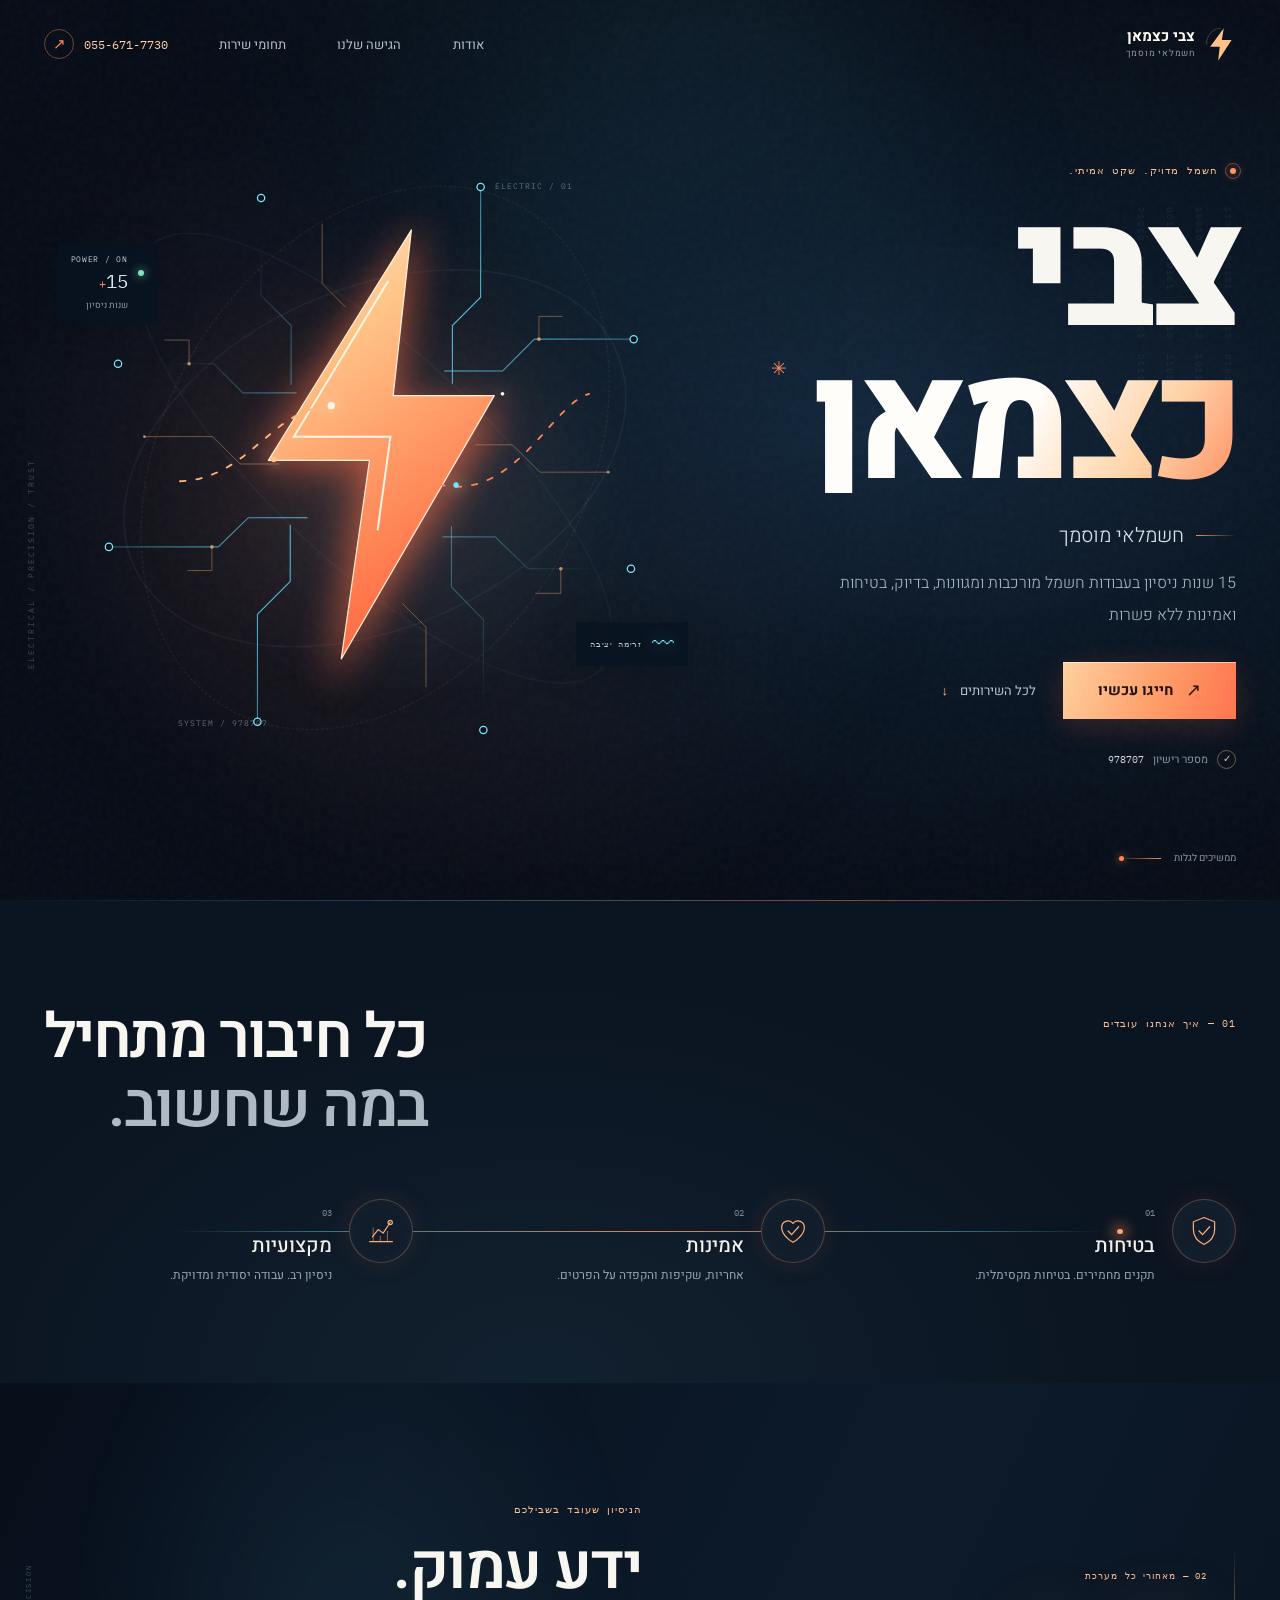
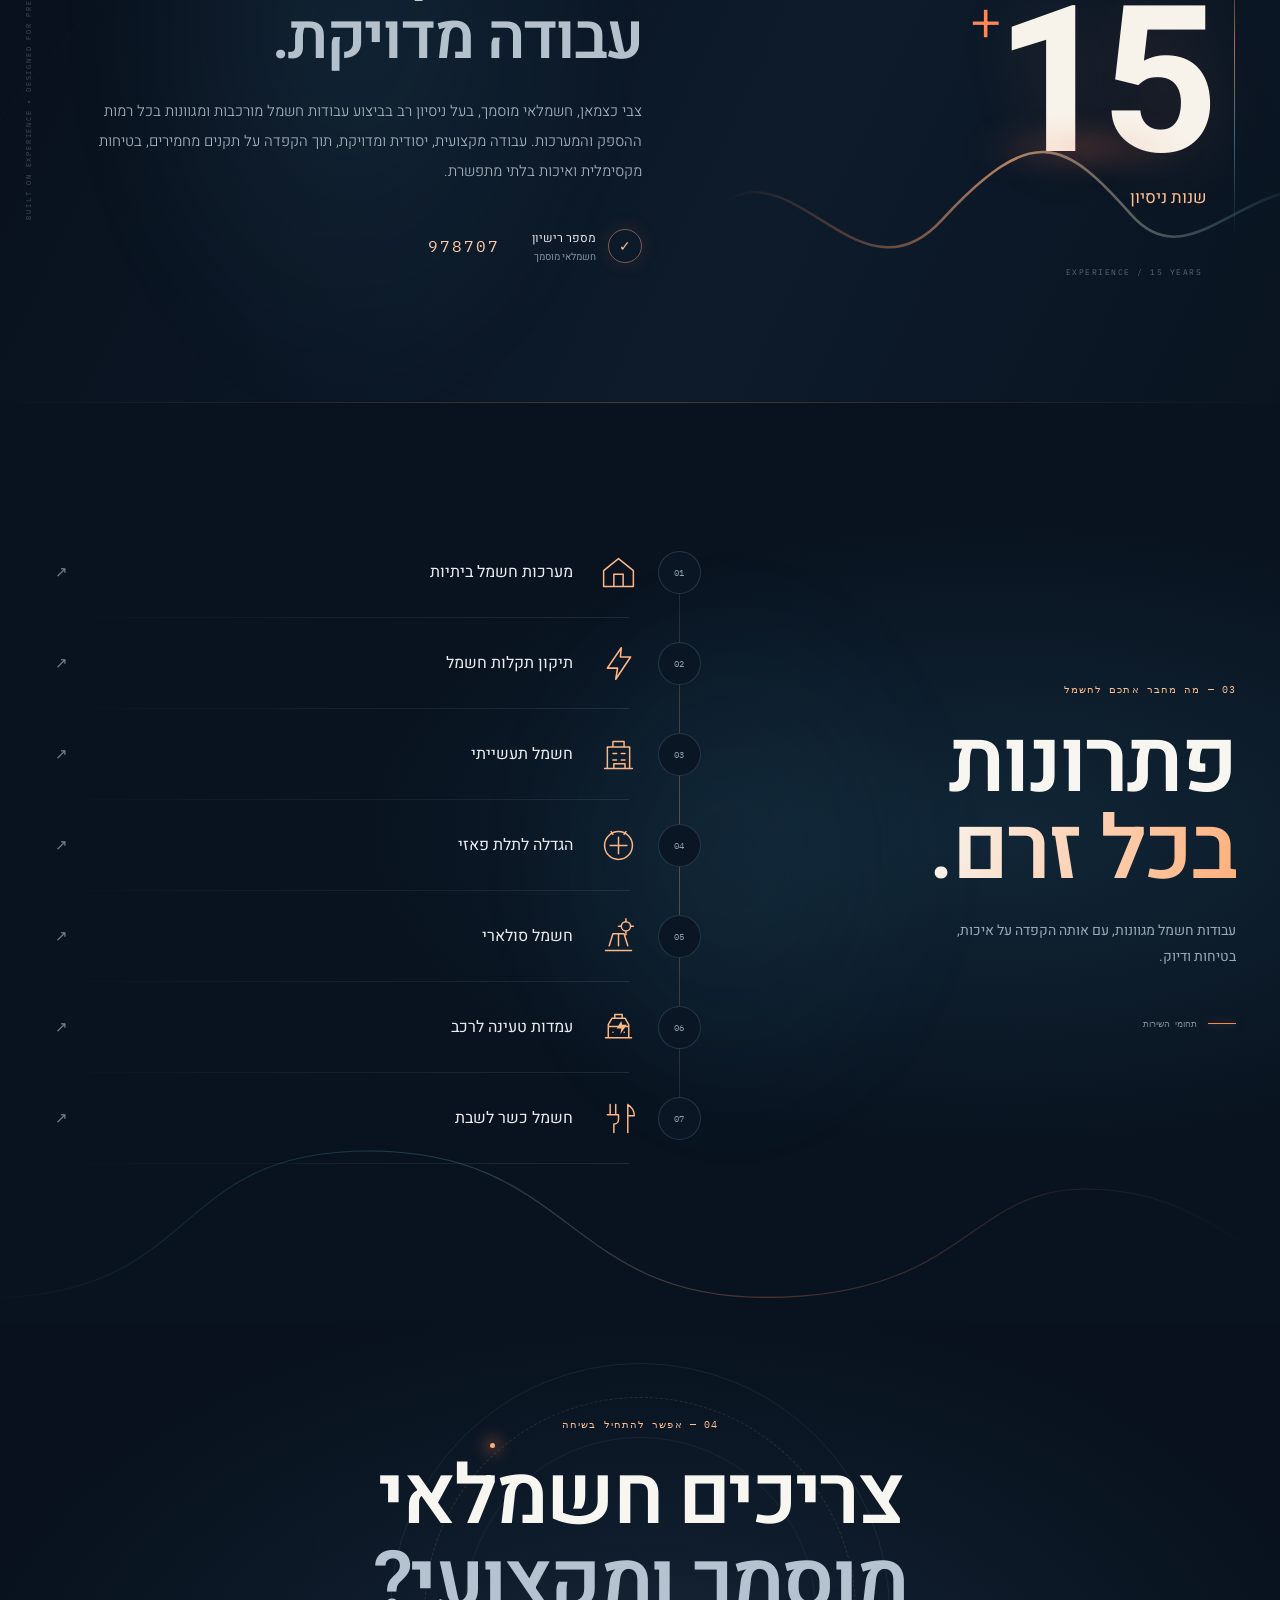
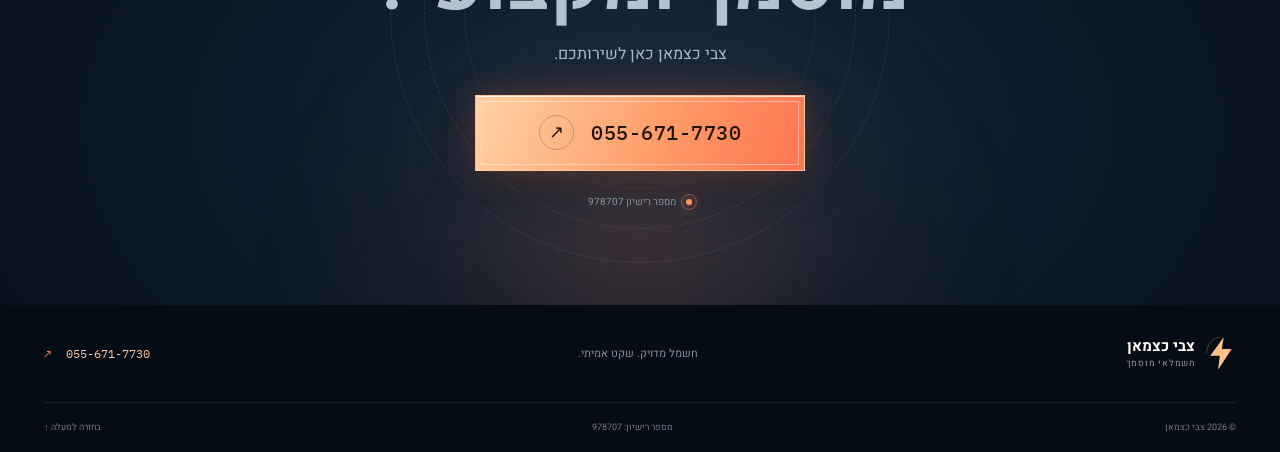
<file: archive/electrician-landing-copy-2026-11-09/index.html>
<!doctype html>
<html lang="he" dir="rtl">
<head>
  <meta charset="utf-8">
  <meta name="viewport" content="width=device-width, initial-scale=1">
  <meta name="theme-color" content="#070d18">
  <meta name="description" content="צבי כצמאן, חשמלאי מוסמך. 15 שנות ניסיון בעבודות חשמל מורכבות ומגוונות, בדיוק, בטיחות ואמינות. רישיון 978707.">
  <meta property="og:title" content="צבי כצמאן | חשמלאי מוסמך">
  <meta property="og:description" content="15 שנות ניסיון בעבודות חשמל מורכבות ומגוונות, בדיוק, בטיחות ואמינות ללא פשרות.">
  <meta property="og:type" content="website">
  <title>צבי כצמאן | חשמלאי מוסמך</title>
  <link rel="preconnect" href="https://fonts.googleapis.com">
  <link rel="preconnect" href="https://fonts.gstatic.com" crossorigin>
  <link href="https://fonts.googleapis.com/css2?family=Heebo:wght@300;400;500;600;700;800;900&family=IBM+Plex+Mono:wght@400;500&display=swap" rel="stylesheet">
  <link rel="stylesheet" href="styles.css">
  <script src="script.js" defer></script>
</head>
<body>
  <a class="skip-link" href="#main">דלגו לתוכן הראשי</a>

  <header class="site-header" id="top">
    <div class="header-inner">
      <a class="brand" href="#top" aria-label="צבי כצמאן, לעמוד הראשי">
        <span class="brand-symbol" aria-hidden="true">
          <svg viewBox="0 0 42 48" fill="none"><path d="M25.4 2 7 27h13l-2.2 19L36 18H22.8L25.4 2Z" fill="currentColor"/><path d="M2 24C2 12 10.5 2 21 2" stroke="currentColor" stroke-opacity=".35"/></svg>
        </span>
        <span class="brand-type">צבי כצמאן<small>חשמלאי מוסמך</small></span>
      </a>
      <button class="menu-toggle" type="button" aria-label="פתיחת תפריט" aria-expanded="false" aria-controls="primary-nav">
        <span></span><span></span>
      </button>
      <nav class="primary-nav" id="primary-nav" aria-label="ניווט ראשי">
        <a href="#about">אודות</a>
        <a href="#values">הגישה שלנו</a>
        <a href="#services">תחומי שירות</a>
        <a class="header-call" href="tel:0556717730"><span aria-hidden="true">↗</span> 055-671-7730</a>
      </nav>
    </div>
  </header>

  <main id="main">
    <section class="hero" aria-labelledby="hero-title">
      <div class="hero-atmosphere" aria-hidden="true"></div>
      <div class="hero-grain" aria-hidden="true"></div>
      <div class="hero-binary" aria-hidden="true">01001&nbsp; 10110&nbsp; 00101&nbsp; 11010<br>10110&nbsp; 00110&nbsp; 01101&nbsp; 10010<br>11001&nbsp; 01010&nbsp; 10101&nbsp; 00111<br>01101&nbsp; 11001&nbsp; 10010&nbsp; 01010</div>
      <div class="hero-shell">
        <div class="hero-copy">
          <div class="hero-kicker"><span class="signal-dot"></span> חשמל מדויק. שקט אמיתי.</div>
          <h1 id="hero-title">צבי<br><span class="name-last">כצמאן<span class="title-spark">✳</span></span></h1>
          <div class="hero-profession"><span></span> חשמלאי מוסמך</div>
          <p class="hero-intro">15 שנות ניסיון בעבודות חשמל מורכבות ומגוונות, בדיוק, בטיחות ואמינות ללא פשרות</p>
          <div class="hero-actions">
            <a class="button button-hot" href="tel:0556717730"><span class="button-arrow" aria-hidden="true">↗</span> חייגו עכשיו</a>
            <a class="services-link" href="#services">לכל השירותים <span aria-hidden="true">↓</span></a>
          </div>
          <div class="hero-license"><span class="license-check" aria-hidden="true">✓</span> מספר רישיון <b>978707</b></div>
        </div>

        <div class="energy-scene" aria-label="איור מופשט וזוהר של אנרגיה חשמלית">
          <div class="scene-halo halo-a" aria-hidden="true"></div>
          <div class="scene-halo halo-b" aria-hidden="true"></div>
          <div class="scene-orbit orbit-a" aria-hidden="true"></div>
          <div class="scene-orbit orbit-b" aria-hidden="true"></div>
          <div class="scene-orbit orbit-c" aria-hidden="true"></div>
          <svg class="energy-svg" viewBox="0 0 700 760" fill="none" role="img" aria-labelledby="energy-title">
            <title id="energy-title">זרם אור חשמלי זוהר וקווי מעגל מופשטים</title>
            <defs>
              <linearGradient id="arc-main" x1="140" y1="104" x2="526" y2="678" gradientUnits="userSpaceOnUse"><stop stop-color="#FFF8E9"/><stop offset=".31" stop-color="#FFC487"/><stop offset=".69" stop-color="#FF7449"/><stop offset="1" stop-color="#FF4E33"/></linearGradient>
              <linearGradient id="arc-blue" x1="161" y1="223" x2="563" y2="542" gradientUnits="userSpaceOnUse"><stop stop-color="#62E6FF" stop-opacity="0"/><stop offset=".45" stop-color="#62E6FF"/><stop offset="1" stop-color="#62E6FF" stop-opacity="0"/></linearGradient>
              <radialGradient id="core" cx="0" cy="0" r="1" gradientTransform="matrix(1 0 0 1 349 381)" gradientUnits="userSpaceOnUse"><stop stop-color="#FFC38A" stop-opacity=".85"/><stop offset=".15" stop-color="#FF7049" stop-opacity=".35"/><stop offset="1" stop-color="#FF7049" stop-opacity="0"/></radialGradient>
              <filter id="arc-glow" x="85" y="46" width="545" height="680" color-interpolation-filters="sRGB" filterUnits="userSpaceOnUse"><feGaussianBlur stdDeviation="21"/></filter>
              <filter id="spark-glow" x="0" y="0" width="1" height="1" color-interpolation-filters="sRGB" filterUnits="objectBoundingBox"><feGaussianBlur stdDeviation="5"/></filter>
            </defs>
            <circle cx="350" cy="380" r="226" fill="url(#core)"/>
            <g stroke="url(#arc-blue)" stroke-width="1.2" opacity=".8">
              <path d="M67 277h105l32 32h59"/><path d="M57 478h120l33-32h65"/><path d="M633 250H524l-35 35h-64"/><path d="M630 502H517l-36-35h-58"/>
              <path d="M224 95v107l33 33v65"/><path d="M465 83v121l-31 31v64"/><path d="M220 670V552l36-36v-62"/><path d="M468 679V558l-35-36v-67"/>
            </g>
            <g stroke="#FFB77C" stroke-opacity=".42" stroke-width="1">
              <path d="M96 357h75l30 30h43"/><path d="M605 396h-75l-30-30h-41"/><path d="M291 123v66l26 26"/><path d="M405 632v-66l-26-26"/>
              <path d="M145 277v-26h-27"/><path d="M553 502v27h-28"/><path d="M529 250v-25h26"/><path d="M170 478v26h-27"/>
            </g>
            <g fill="#07101C" stroke="#77E9FF" stroke-width="1.4">
              <circle cx="67" cy="277" r="4"/><circle cx="57" cy="478" r="4"/><circle cx="633" cy="250" r="4"/><circle cx="630" cy="502" r="4"/>
              <circle cx="224" cy="95" r="4"/><circle cx="465" cy="83" r="4"/><circle cx="220" cy="670" r="4"/><circle cx="468" cy="679" r="4"/>
            </g>
            <path d="m401 119-183 270h115l-36 247 195-311H369l32-206Z" fill="#FF704A" opacity=".6" filter="url(#arc-glow)"/>
            <path class="main-bolt" d="m389 130-157 253h111l-31 218 168-289H369l20-182Z" fill="url(#arc-main)" stroke="#FFF1DA" stroke-width="1.3" stroke-linejoin="round"/>
            <path d="m363 187-103 170h106l-14 102" stroke="#FFF8E9" stroke-opacity=".95" stroke-width="2.2" stroke-linecap="round"/>
            <path class="energy-thread" d="M135 406c77-3 100-81 167-83s66 88 136 89 108-91 146-102" stroke="url(#arc-main)" stroke-width="2" stroke-linecap="round"/>
            <circle class="spark spark-one" cx="301" cy="323" r="4" fill="#FFF6E5"/><circle class="spark spark-two" cx="438" cy="410" r="3" fill="#6BE8FF"/><circle class="spark spark-three" cx="238" cy="382" r="3" fill="#FFC487"/><circle class="spark spark-four" cx="489" cy="310" r="2" fill="#FFF6E5"/>
            <g fill="#F8AF78" opacity=".75"><circle cx="145" cy="277" r="2"/><circle cx="553" cy="502" r="2"/><circle cx="529" cy="250" r="2"/><circle cx="170" cy="478" r="2"/><circle cx="96" cy="357" r="1.5"/><circle cx="605" cy="396" r="1.5"/></g>
          </svg>
          <div class="scene-readout readout-one" aria-hidden="true"><i></i><span>POWER / ON</span><b>15<span>+</span></b><small>שנות ניסיון</small></div>
          <div class="scene-readout readout-two" aria-hidden="true"><span class="readout-wave">〰</span><span>זרימה יציבה</span></div>
          <span class="scene-coordinate coordinate-a" aria-hidden="true">ELECTRIC / 01</span>
          <span class="scene-coordinate coordinate-b" aria-hidden="true">SYSTEM  /  978707</span>
        </div>
        <span class="hero-side-note" aria-hidden="true">ELECTRICAL / PRECISION / TRUST</span>
      </div>
      <a class="scroll-cue" href="#values"><span>ממשיכים לגלות</span><i aria-hidden="true"></i></a>
    </section>

    <section class="values-section" id="values" aria-labelledby="values-title">
      <div class="values-head reveal">
        <span class="section-eyebrow">01 — איך אנחנו עובדים</span>
        <h2 id="values-title">כל חיבור מתחיל<br><span>במה שחשוב.</span></h2>
      </div>
      <div class="values-track">
        <div class="track-light" aria-hidden="true"></div>
        <article class="value-item reveal">
          <span class="value-orb" aria-hidden="true"><svg viewBox="0 0 48 48" fill="none"><path d="M24 5 39 11v11c0 10-6.4 17-15 21-8.6-4-15-11-15-21V11l15-6Z" stroke="currentColor" stroke-width="1.7"/><path d="m17 24 5 5 10-11" stroke="currentColor" stroke-width="1.7" stroke-linecap="round" stroke-linejoin="round"/></svg></span>
          <div><span class="value-number">01</span><h3>בטיחות</h3><p>תקנים מחמירים. בטיחות מקסימלית.</p></div>
        </article>
        <article class="value-item reveal">
          <span class="value-orb" aria-hidden="true"><svg viewBox="0 0 48 48" fill="none"><path d="M24 40S8 31 8 19A9 9 0 0 1 24 13.2 9 9 0 0 1 40 19c0 12-16 21-16 21Z" stroke="currentColor" stroke-width="1.7"/><path d="m17 24 5 5 10-11" stroke="currentColor" stroke-width="1.7" stroke-linecap="round" stroke-linejoin="round"/></svg></span>
          <div><span class="value-number">02</span><h3>אמינות</h3><p>אחריות, שקיפות והקפדה על הפרטים.</p></div>
        </article>
        <article class="value-item reveal">
          <span class="value-orb" aria-hidden="true"><svg viewBox="0 0 48 48" fill="none"><path d="M8 39h32M12 32l8-10 7 5 10-15" stroke="currentColor" stroke-width="1.7" stroke-linecap="round" stroke-linejoin="round"/><circle cx="37" cy="12" r="3" stroke="currentColor" stroke-width="1.7"/><path d="M13 39V19m10 20v-8m10 8V24" stroke="currentColor" stroke-width="1.4" stroke-opacity=".55"/></svg></span>
          <div><span class="value-number">03</span><h3>מקצועיות</h3><p>ניסיון רב. עבודה יסודית ומדויקת.</p></div>
        </article>
      </div>
    </section>

    <section class="about-section" id="about" aria-labelledby="about-title">
      <div class="about-light-leak" aria-hidden="true"></div>
      <div class="about-inner">
        <div class="about-display reveal">
          <span class="section-eyebrow">02 — מאחורי כל מערכת</span>
          <div class="years-number">15<span>+</span></div>
          <div class="years-caption">שנות ניסיון</div>
          <svg class="about-current" viewBox="0 0 480 140" fill="none" aria-hidden="true"><path d="M-20 99c67-97 122 67 193-10S269 26 321 85s103-59 179-4" stroke="url(#current-grad)" stroke-width="2"/><defs><linearGradient id="current-grad" x1="7" y1="99" x2="459" y2="38" gradientUnits="userSpaceOnUse"><stop stop-color="#FF8051" stop-opacity="0"/><stop offset=".49" stop-color="#FFB27C"/><stop offset="1" stop-color="#64DDF5" stop-opacity="0"/></linearGradient></defs></svg>
          <span class="about-display-note">EXPERIENCE / 15 YEARS</span>
        </div>
        <div class="about-copy reveal">
          <span class="section-eyebrow">הניסיון שעובד בשבילכם</span>
          <h2 id="about-title">ידע עמוק.<br><span>עבודה מדויקת.</span></h2>
          <p>צבי כצמאן, חשמלאי מוסמך, בעל ניסיון רב בביצוע עבודות חשמל מורכבות ומגוונות בכל רמות ההספק והמערכות. עבודה מקצועית, יסודית ומדויקת, תוך הקפדה על תקנים מחמירים, בטיחות מקסימלית ואיכות בלתי מתפשרת.</p>
          <div class="license-stamp"><span class="stamp-check" aria-hidden="true">✓</span><span>מספר רישיון<small>חשמלאי מוסמך</small></span><b>978707</b></div>
        </div>
      </div>
      <span class="about-vertical" aria-hidden="true">BUILT ON EXPERIENCE • DESIGNED FOR PRECISION</span>
    </section>

    <section class="services-section" id="services" aria-labelledby="services-title">
      <div class="services-backglow" aria-hidden="true"></div>
      <div class="services-inner">
        <div class="services-intro reveal">
          <span class="section-eyebrow">03 — מה מחבר אתכם לחשמל</span>
          <h2 id="services-title">פתרונות<br><span>בכל זרם.</span></h2>
          <p>עבודות חשמל מגוונות, עם אותה הקפדה על איכות, בטיחות ודיוק.</p>
          <div class="service-legend"><span></span> תחומי השירות</div>
        </div>
        <div class="services-list" role="list">
          <a class="service-row reveal" href="tel:0556717730" role="listitem"><span class="service-index">01</span><span class="service-glyph" aria-hidden="true"><svg viewBox="0 0 42 42" fill="none"><path d="M5 19 21 6l16 13v17H5V19Z" stroke="currentColor" stroke-width="1.6" stroke-linejoin="round"/><path d="M16 36V23h10v13" stroke="currentColor" stroke-width="1.6"/></svg></span><span class="service-name">מערכות חשמל ביתיות</span><span class="service-route" aria-hidden="true">↗</span></a>
          <a class="service-row reveal" href="tel:0556717730" role="listitem"><span class="service-index">02</span><span class="service-glyph" aria-hidden="true"><svg viewBox="0 0 42 42" fill="none"><path d="m24 4-15 22h11l-2 12 16-24H23l1-10Z" stroke="currentColor" stroke-width="1.7" stroke-linejoin="round"/></svg></span><span class="service-name">תיקון תקלות חשמל</span><span class="service-route" aria-hidden="true">↗</span></a>
          <a class="service-row reveal" href="tel:0556717730" role="listitem"><span class="service-index">03</span><span class="service-glyph" aria-hidden="true"><svg viewBox="0 0 42 42" fill="none"><path d="M6 36h30M9 36V13h24v23M15 13V7h12v6M15 20h4m5 0h4m-13 7h4m5 0h4m-12 9v-5h12v5" stroke="currentColor" stroke-width="1.6" stroke-linecap="round" stroke-linejoin="round"/></svg></span><span class="service-name">חשמל תעשייתי</span><span class="service-route" aria-hidden="true">↗</span></a>
          <a class="service-row reveal" href="tel:0556717730" role="listitem"><span class="service-index">04</span><span class="service-glyph" aria-hidden="true"><svg viewBox="0 0 42 42" fill="none"><circle cx="21" cy="21" r="15" stroke="currentColor" stroke-width="1.6"/><path d="M12 21h18m-9-9v18m6-21 2-3m-14 3-2-3" stroke="currentColor" stroke-width="1.6" stroke-linecap="round"/></svg></span><span class="service-name">הגדלה לתלת פאזי</span><span class="service-route" aria-hidden="true">↗</span></a>
          <a class="service-row reveal" href="tel:0556717730" role="listitem"><span class="service-index">05</span><span class="service-glyph" aria-hidden="true"><svg viewBox="0 0 42 42" fill="none"><circle cx="29" cy="10" r="5" stroke="currentColor" stroke-width="1.6"/><path d="M29 2v3m0 11v3m8-9h-3M24 10h-3M7 36h28M11 31l4-13h12l4 13M21 18v13" stroke="currentColor" stroke-width="1.6" stroke-linecap="round" stroke-linejoin="round"/></svg></span><span class="service-name">חשמל סולארי</span><span class="service-route" aria-hidden="true">↗</span></a>
          <a class="service-row reveal" href="tel:0556717730" role="listitem"><span class="service-index">06</span><span class="service-glyph" aria-hidden="true"><svg viewBox="0 0 42 42" fill="none"><path d="M7 32h28M10 32V18l4-7h14l4 7v14M10 20h22M15 26h.1m12 0h.1M17 11V7h8v4" stroke="currentColor" stroke-width="1.6" stroke-linecap="round" stroke-linejoin="round"/><path d="m24 14-5 8h5l-1 6 7-10h-5l-1-4Z" fill="currentColor"/></svg></span><span class="service-name">עמדות טעינה לרכב</span><span class="service-route" aria-hidden="true">↗</span></a>
          <a class="service-row reveal" href="tel:0556717730" role="listitem"><span class="service-index">07</span><span class="service-glyph" aria-hidden="true"><svg viewBox="0 0 42 42" fill="none"><path d="M12 6v11m6-11v11M9 17h12v5a5 5 0 0 1-5 5v9m15-30v30m0-30c5 3 7 7 7 12h-7" stroke="currentColor" stroke-width="1.6" stroke-linecap="round" stroke-linejoin="round"/></svg></span><span class="service-name">חשמל כשר לשבת</span><span class="service-route" aria-hidden="true">↗</span></a>
        </div>
      </div>
      <svg class="services-curve" viewBox="0 0 1400 240" preserveAspectRatio="none" fill="none" aria-hidden="true"><path d="M-20 210C224 210 180 24 403 24s216 185 434 185 222-137 350-137 170 92 233 92" stroke="url(#curve-grad)" stroke-width="1.5"/><defs><linearGradient id="curve-grad" x1="0" y1="24" x2="1372" y2="209" gradientUnits="userSpaceOnUse"><stop stop-color="#5EE0FA" stop-opacity="0"/><stop offset=".3" stop-color="#5EE0FA" stop-opacity=".44"/><stop offset=".6" stop-color="#FF8D5B" stop-opacity=".6"/><stop offset="1" stop-color="#FF8D5B" stop-opacity="0"/></linearGradient></defs></svg>
    </section>

    <section class="contact-section" id="contact" aria-labelledby="contact-title">
      <div class="contact-wash" aria-hidden="true"></div>
      <div class="contact-rings" aria-hidden="true"><i></i><i></i><i></i><span></span></div>
      <div class="contact-inner reveal">
        <span class="section-eyebrow">04 — אפשר להתחיל בשיחה</span>
        <h2 id="contact-title">צריכים חשמלאי<br><span>מוסמך ומקצועי?</span></h2>
        <p>צבי כצמאן כאן לשירותכם.</p>
        <a class="contact-number" href="tel:0556717730" aria-label="התקשרו לצבי כצמאן, 055-671-7730"><span class="contact-call-icon" aria-hidden="true">↗</span><span>055-671-7730</span><i aria-hidden="true"></i></a>
        <div class="contact-footnote"><span class="signal-dot"></span> מספר רישיון 978707</div>
      </div>
    </section>
  </main>

  <footer class="site-footer">
    <div class="footer-main">
      <a class="brand" href="#top" aria-label="צבי כצמאן, חזרה לראש הדף">
        <span class="brand-symbol" aria-hidden="true"><svg viewBox="0 0 42 48" fill="none"><path d="M25.4 2 7 27h13l-2.2 19L36 18H22.8L25.4 2Z" fill="currentColor"/><path d="M2 24C2 12 10.5 2 21 2" stroke="currentColor" stroke-opacity=".35"/></svg></span>
        <span class="brand-type">צבי כצמאן<small>חשמלאי מוסמך</small></span>
      </a>
      <span class="footer-motto">חשמל מדויק. שקט אמיתי.</span>
      <a class="footer-phone" href="tel:0556717730"><span aria-hidden="true">↗</span> 055-671-7730</a>
    </div>
    <div class="footer-bottom"><span>© <span id="current-year">2026</span> צבי כצמאן</span><span>מספר רישיון: 978707</span><a href="#top">בחזרה למעלה ↑</a></div>
  </footer>
  <a class="mobile-call" href="tel:0556717730" aria-label="חייגו עכשיו לצבי כצמאן, 055-671-7730"><span aria-hidden="true">↗</span> חייגו עכשיו <b>055-671-7730</b></a>
</body>
</html>
</file>
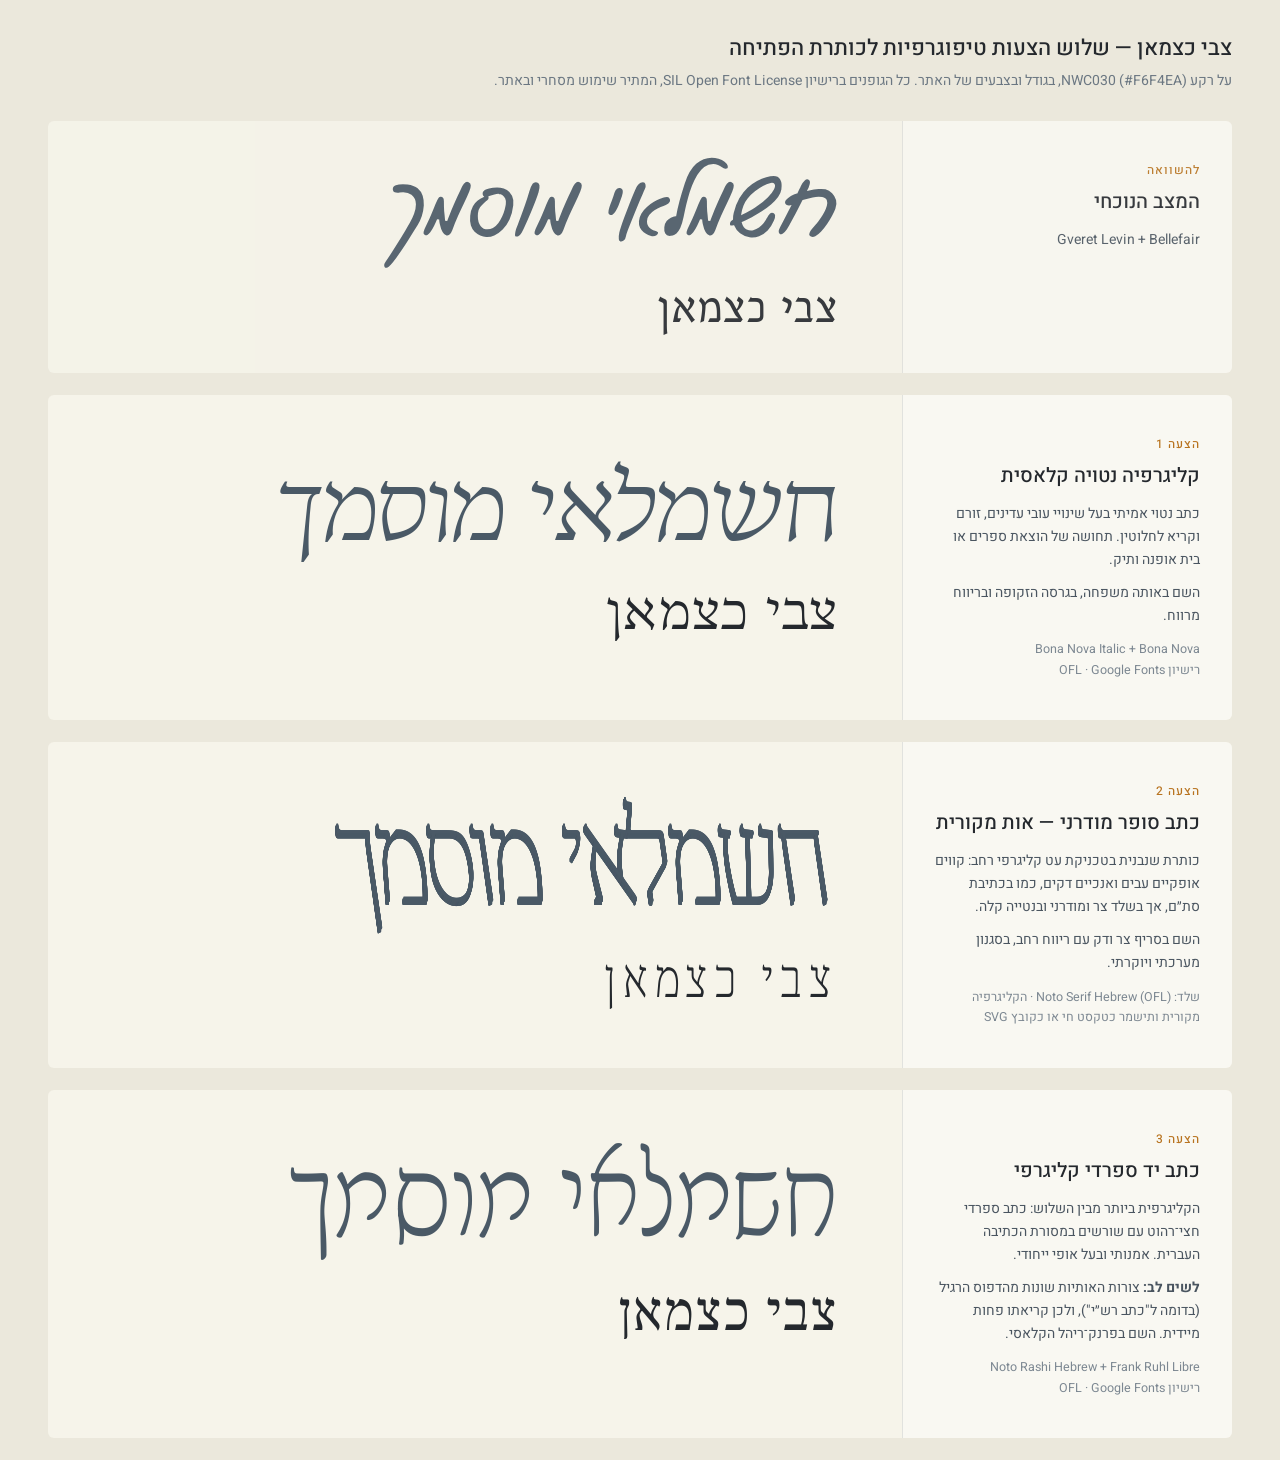
<file: archive/dev-history-2026-11-11/typography-proposals/compare.html>
<!doctype html>
<html lang="he" dir="rtl"><head><meta charset="utf-8">
<meta name="viewport" content="width=device-width, initial-scale=1">
<title>צבי כצמאן — שלוש הצעות טיפוגרפיות</title>
<link href="https://fonts.googleapis.com/css2?family=Bona+Nova:ital,wght@0,400;1,400&family=Noto+Serif+Hebrew:wdth,wght@62.5..100,100..900&family=Noto+Rashi+Hebrew:wght@100..900&family=Frank+Ruhl+Libre:wght@300..700&family=Bellefair&family=Gveret+Levin&family=Heebo:wght@300;400;500&display=block" rel="stylesheet">
<style>
  :root { --bg:#f6f4ea; --ink:#24282d; --title:#4a5966; --smoke:#5f6f7d; }
  * { box-sizing: border-box; }
  body { margin:0; background:#ebe8dc; font-family:Heebo, Arial, sans-serif; color:var(--ink); }
  header { padding:32px 48px 8px; }
  header h1 { margin:0; font-weight:500; font-size:22px; }
  header p { margin:6px 0 0; color:#6b7782; font-size:14px; }
  .option { margin:22px 48px; background:var(--bg); border-radius:6px; display:grid; grid-template-columns: 330px 1fr; overflow:hidden; }
  .t, .n { white-space: nowrap; }
  .sample { padding:56px 64px 56px 40px; display:flex; flex-direction:column; align-items:flex-start; }
  .meta { padding:40px 32px; border-inline-end:1px solid rgba(52,64,75,.12); background:rgba(255,255,255,.35); font-size:14px; line-height:1.65; color:#4a5560; }
  .meta b.num { display:block; font-size:12px; letter-spacing:.08em; color:#b8731f; font-weight:500; }
  .meta h2 { margin:4px 0 10px; font-size:20px; font-weight:500; color:var(--ink); }
  .meta p { margin:0 0 10px; }
  .meta small { display:block; margin-top:12px; color:#7d8892; font-size:12.5px; }
  .ref { opacity:.9; }
  .ref .sample { padding-block:36px; }
  .t { display:block; color:var(--title); line-height:1.12; }
  .n { display:block; color:var(--ink); margin-top:.35em; line-height:1.1; }

  /* reference: current */
  .cur .t { font-family:"Gveret Levin"; font-size:88px; -webkit-text-stroke:.025em var(--bg); }
  .cur .n { font-family:Bellefair; font-size:56px; }

  /* 1 — calligraphic italic */
  .o1 .t { font-family:"Bona Nova"; font-style:italic; font-weight:400; font-size:100px; letter-spacing:.005em; }
  .o1 .n { font-family:"Bona Nova"; font-style:normal; font-size:54px; letter-spacing:.03em; }

  /* 2 — original broad-nib scribal lettering (nib applied by script below) */
  .o2 .t { font-family:"Noto Serif Hebrew"; font-weight:100; font-stretch:62.5%; font-size:118px; display:inline-block; transform:skewX(8deg); transform-origin:bottom; }
  .o2 .n { font-family:"Noto Serif Hebrew"; font-weight:300; font-stretch:80%; font-size:50px; letter-spacing:.14em; margin-top:.5em; }

  /* 3 — Sephardic calligraphic hand */
  .o3 .t { font-family:"Noto Rashi Hebrew"; font-weight:300; font-size:104px; }
  .o3 .n { font-family:"Frank Ruhl Libre"; font-weight:400; font-size:56px; letter-spacing:.02em; }
</style></head>
<body>
<header>
  <h1>צבי כצמאן — שלוש הצעות טיפוגרפיות לכותרת הפתיחה</h1>
  <p>על רקע NWC030 (#F6F4EA), בגודל ובצבעים של האתר. כל הגופנים ברישיון SIL Open Font License, המתיר שימוש מסחרי ובאתר.</p>
</header>

<section class="option ref cur">
  <div class="meta"><b class="num">להשוואה</b><h2>המצב הנוכחי</h2><p>Gveret Levin + Bellefair</p></div>
  <div class="sample"><span class="t">חשמלאי מוסמך</span><span class="n">צבי כצמאן</span></div>
</section>

<section class="option o1">
  <div class="meta">
    <b class="num">הצעה 1</b>
    <h2>קליגרפיה נטויה קלאסית</h2>
    <p>כתב נטוי אמיתי בעל שינויי עובי עדינים, זורם וקריא לחלוטין. תחושה של הוצאת ספרים או בית אופנה ותיק.</p>
    <p>השם באותה משפחה, בגרסה הזקופה ובריווח מרווח.</p>
    <small>Bona Nova Italic + Bona Nova<br>רישיון OFL · Google Fonts</small>
  </div>
  <div class="sample"><span class="t">חשמלאי מוסמך</span><span class="n">צבי כצמאן</span></div>
</section>

<section class="option o2">
  <div class="meta">
    <b class="num">הצעה 2</b>
    <h2>כתב סופר מודרני — אות מקורית</h2>
    <p>כותרת שנבנית בטכניקת עט קליגרפי רחב: קווים אופקיים עבים ואנכיים דקים, כמו בכתיבת סת״ם, אך בשלד צר ומודרני ובנטייה קלה.</p>
    <p>השם בסריף צר ודק עם ריווח רחב, בסגנון מערכתי ויוקרתי.</p>
    <small>שלד: Noto Serif Hebrew (OFL) · הקליגרפיה מקורית ותישמר כטקסט חי או כקובץ SVG</small>
  </div>
  <div class="sample"><span class="t nib">חשמלאי מוסמך</span><span class="n">צבי כצמאן</span></div>
</section>

<section class="option o3">
  <div class="meta">
    <b class="num">הצעה 3</b>
    <h2>כתב יד ספרדי קליגרפי</h2>
    <p>הקליגרפית ביותר מבין השלוש: כתב ספרדי חצי־רהוט עם שורשים במסורת הכתיבה העברית. אמנותי ובעל אופי ייחודי.</p>
    <p><b>לשים לב:</b> צורות האותיות שונות מהדפוס הרגיל (בדומה ל"כתב רש״י"), ולכן קריאתו פחות מיידית. השם בפרנק־ריהל הקלאסי.</p>
    <small>Noto Rashi Hebrew + Frank Ruhl Libre<br>רישיון OFL · Google Fonts</small>
  </div>
  <div class="sample"><span class="t">חשמלאי מוסמך</span><span class="n">צבי כצמאן</span></div>
</section>

<script>
  // Broad-nib pen: the thin skeleton is swept along a slanted nib,
  // producing thick horizontals and thin verticals.
  document.fonts.ready.then(() => {
    document.querySelectorAll(".nib").forEach((el) => {
      const dx = -0.3, dy = 1, length = 5, shadows = [];
      for (let i = 1; i <= length * 4; i++) {
        const k = i / 4;
        shadows.push(`${(dx * k).toFixed(2)}px ${(dy * k).toFixed(2)}px 0 currentColor`);
      }
      el.style.textShadow = shadows.join(",");
    });
  });
</script>
</body></html>
</file>
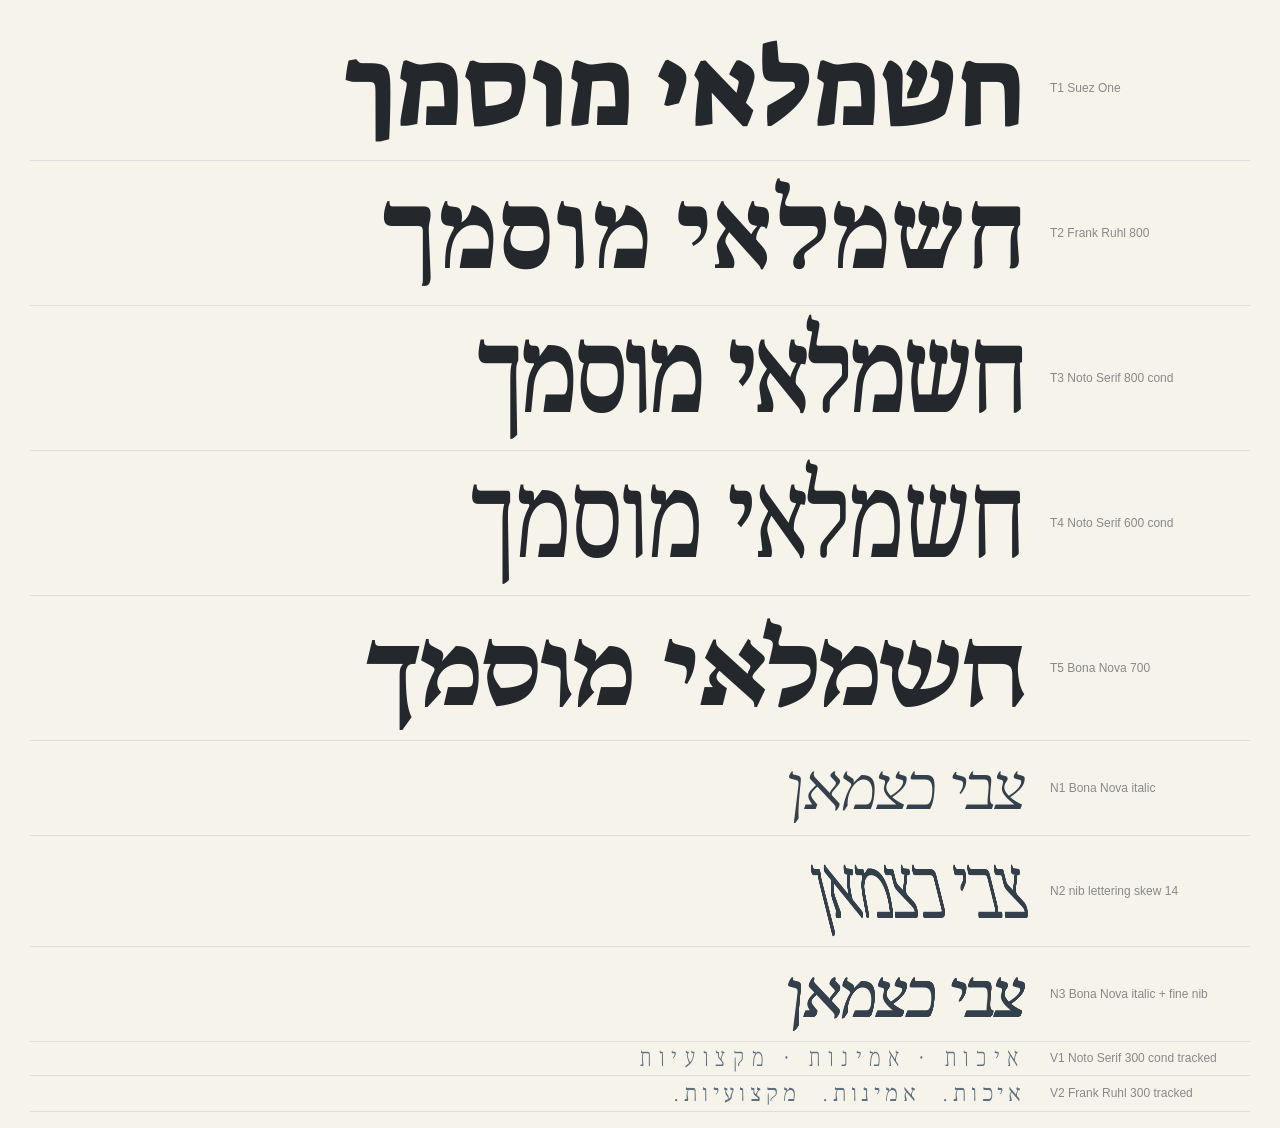
<file: archive/dev-history-2026-11-11/typography-proposals/hero-fonts.html>
<!doctype html>
<html lang="he" dir="rtl"><head><meta charset="utf-8">
<link href="https://fonts.googleapis.com/css2?family=Bona+Nova:ital,wght@0,400;0,700;1,400;1,700&family=Noto+Serif+Hebrew:wdth,wght@62.5..100,100..900&family=Frank+Ruhl+Libre:wght@300..900&family=Suez+One&family=David+Libre:wght@700&display=block" rel="stylesheet">
<style>
body{margin:0;background:#f6f4ea;color:#24282d;padding:16px 30px}
.row{display:flex;align-items:center;gap:24px;border-bottom:1px solid #ddd;padding:2px 0}
.n{font:12px Arial;width:200px;color:#888;direction:ltr;text-align:left;flex:none}
.t{font-size:112px;line-height:1.25;white-space:nowrap}
.s{font-size:64px;line-height:1.4;white-space:nowrap;color:#34404b}
</style></head><body>
<div class="row"><span class="n">T1 Suez One</span><span class="t" style="font-family:'Suez One'">חשמלאי מוסמך</span></div>
<div class="row"><span class="n">T2 Frank Ruhl 800</span><span class="t" style="font-family:'Frank Ruhl Libre';font-weight:800">חשמלאי מוסמך</span></div>
<div class="row"><span class="n">T3 Noto Serif 800 cond</span><span class="t" style="font-family:'Noto Serif Hebrew';font-weight:800;font-stretch:62.5%">חשמלאי מוסמך</span></div>
<div class="row"><span class="n">T4 Noto Serif 600 cond</span><span class="t" style="font-family:'Noto Serif Hebrew';font-weight:600;font-stretch:70%">חשמלאי מוסמך</span></div>
<div class="row"><span class="n">T5 Bona Nova 700</span><span class="t" style="font-family:'Bona Nova';font-weight:700">חשמלאי מוסמך</span></div>
<div class="row"><span class="n">N1 Bona Nova italic</span><span class="s" style="font-family:'Bona Nova';font-style:italic">צבי כצמאן</span></div>
<div class="row"><span class="n">N2 nib lettering skew 14</span><span class="s nib" style="font-family:'Noto Serif Hebrew';font-weight:100;font-stretch:62.5%;display:inline-block;transform:skewX(14deg);font-size:76px">צבי כצמאן</span></div>
<div class="row"><span class="n">N3 Bona Nova italic + fine nib</span><span class="s nib2" style="font-family:'Bona Nova';font-style:italic">צבי כצמאן</span></div>
<div class="row"><span class="n">V1 Noto Serif 300 cond tracked</span><span style="font-family:'Noto Serif Hebrew';font-weight:300;font-stretch:75%;font-size:24px;letter-spacing:.32em;color:#5f6f7d">איכות · אמינות · מקצועיות</span></div>
<div class="row"><span class="n">V2 Frank Ruhl 300 tracked</span><span style="font-family:'Frank Ruhl Libre';font-weight:300;font-size:24px;letter-spacing:.2em;color:#5f6f7d">איכות.&nbsp;&nbsp;אמינות.&nbsp;&nbsp;מקצועיות.</span></div>
<script>
document.fonts.ready.then(()=>{
  const nib=(sel,dx,dy,len)=>document.querySelectorAll(sel).forEach(el=>{const s=[];for(let i=1;i<=len*4;i++){const k=i/4;s.push(`${(dx*k).toFixed(2)}px ${(dy*k).toFixed(2)}px 0 currentColor`)}el.style.textShadow=s.join(',')});
  nib('.nib',-0.3,1,3.5); nib('.nib2',-0.4,1,1.5);
});
</script>
</body></html>
</file>
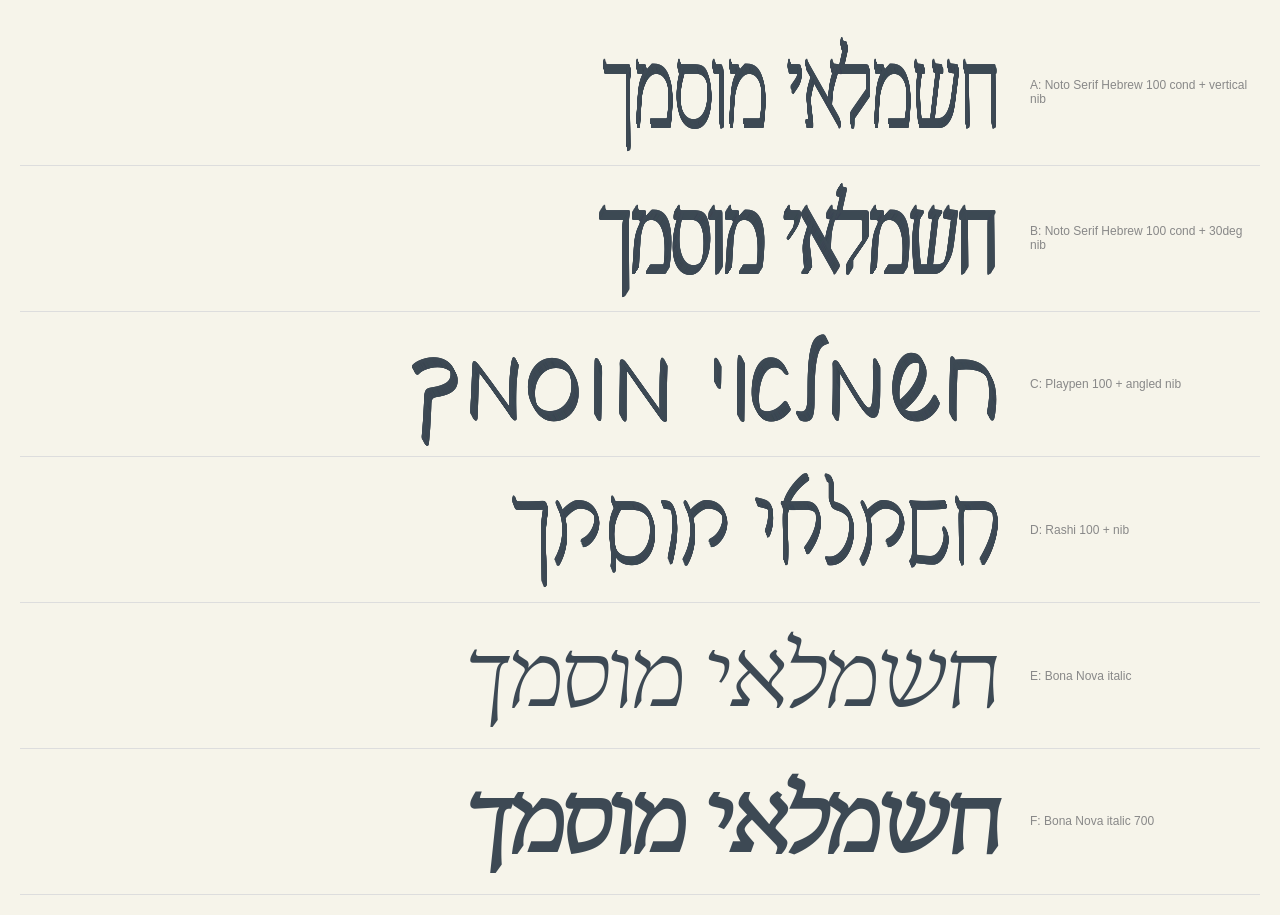
<file: archive/dev-history-2026-11-11/typography-proposals/nib.html>
<!doctype html>
<html lang="he" dir="rtl"><head><meta charset="utf-8">
<link href="https://fonts.googleapis.com/css2?family=Noto+Serif+Hebrew:wdth,wght@62.5..100,100..900&display=block" rel="stylesheet">
<link href="https://fonts.googleapis.com/css2?family=Playpen+Sans+Hebrew:wght@100..800&display=block" rel="stylesheet">
<link href="https://fonts.googleapis.com/css2?family=Noto+Rashi+Hebrew:wght@100..900&display=block" rel="stylesheet">
<link href="https://fonts.googleapis.com/css2?family=Bona+Nova:ital,wght@0,400;1,400;1,700&display=block" rel="stylesheet">
<style>
body{margin:0;background:#f6f4ea;color:#3d4954;padding:20px}
.row{display:flex;align-items:center;gap:30px;border-bottom:1px solid #ddd;padding:10px 0}
.n{font:12px Arial;width:230px;color:#888;direction:ltr;text-align:left}
.t{font-size:96px;line-height:1.3}
</style></head><body>
<div class="row"><span class="n">A: Noto Serif Hebrew 100 cond + vertical nib</span><span class="t nib" data-dx="0.18" data-dy="1" data-n="7" style="font-family:'Noto Serif Hebrew';font-weight:100;font-stretch:62.5%">חשמלאי מוסמך</span></div>
<div class="row"><span class="n">B: Noto Serif Hebrew 100 cond + 30deg nib</span><span class="t nib" data-dx="-0.6" data-dy="1" data-n="7" style="font-family:'Noto Serif Hebrew';font-weight:100;font-stretch:62.5%">חשמלאי מוסמך</span></div>
<div class="row"><span class="n">C: Playpen 100 + angled nib</span><span class="t nib" data-dx="0.55" data-dy="1" data-n="7" style="font-family:'Playpen Sans Hebrew';font-weight:100">חשמלאי מוסמך</span></div>
<div class="row"><span class="n">D: Rashi 100 + nib</span><span class="t nib" data-dx="0.4" data-dy="1" data-n="6" style="font-family:'Noto Rashi Hebrew';font-weight:100">חשמלאי מוסמך</span></div>
<div class="row"><span class="n">E: Bona Nova italic</span><span class="t" style="font-family:'Bona Nova';font-style:italic">חשמלאי מוסמך</span></div>
<div class="row"><span class="n">F: Bona Nova italic 700</span><span class="t" style="font-family:'Bona Nova';font-style:italic;font-weight:700">חשמלאי מוסמך</span></div>
<script>
document.fonts.ready.then(()=>{
  document.querySelectorAll('.nib').forEach(el=>{
    const dx=+el.dataset.dx, dy=+el.dataset.dy, n=+el.dataset.n, s=[];
    for(let i=1;i<=n*4;i++){const k=i/4; s.push(`${(dx*k).toFixed(2)}px ${(dy*k).toFixed(2)}px 0 currentColor`);}
    el.style.textShadow=s.join(',');
  });
  document.title='ok';
});
</script>
</body></html>
</file>
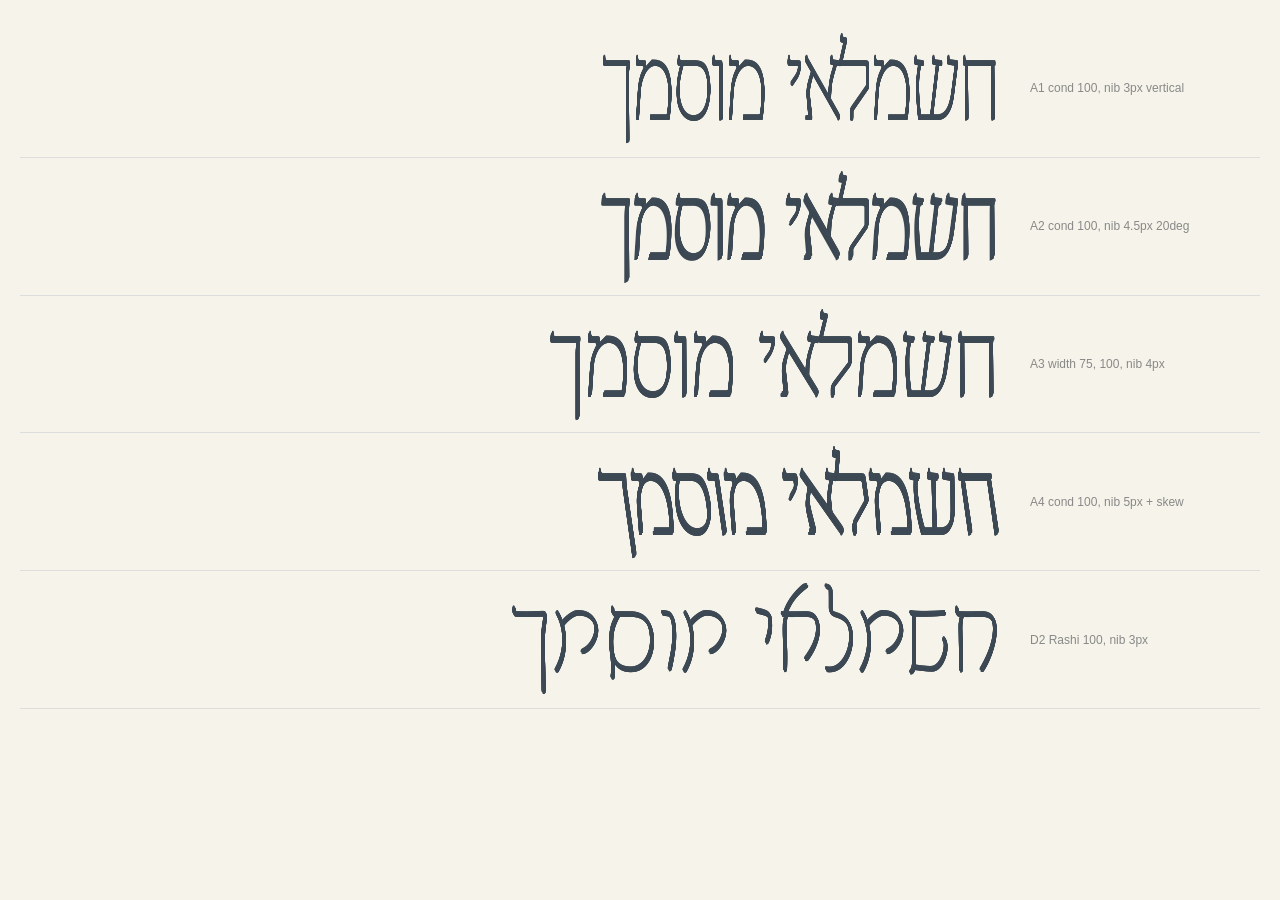
<file: archive/dev-history-2026-11-11/typography-proposals/nib2.html>
<!doctype html>
<html lang="he" dir="rtl"><head><meta charset="utf-8">
<link href="https://fonts.googleapis.com/css2?family=Noto+Serif+Hebrew:wdth,wght@62.5..100,100..900&display=block" rel="stylesheet">
<link href="https://fonts.googleapis.com/css2?family=Noto+Rashi+Hebrew:wght@100..900&display=block" rel="stylesheet">
<style>
body{margin:0;background:#f6f4ea;color:#3d4954;padding:20px}
.row{display:flex;align-items:center;gap:30px;border-bottom:1px solid #ddd;padding:6px 0}
.n{font:12px Arial;width:230px;color:#888;direction:ltr;text-align:left}
.t{font-size:96px;line-height:1.3}
</style></head><body>
<div class="row"><span class="n">A1 cond 100, nib 3px vertical</span><span class="t nib" data-dx="0.15" data-dy="1" data-n="3" style="font-family:'Noto Serif Hebrew';font-weight:100;font-stretch:62.5%">חשמלאי מוסמך</span></div>
<div class="row"><span class="n">A2 cond 100, nib 4.5px 20deg</span><span class="t nib" data-dx="-0.35" data-dy="1" data-n="4.5" style="font-family:'Noto Serif Hebrew';font-weight:100;font-stretch:62.5%">חשמלאי מוסמך</span></div>
<div class="row"><span class="n">A3 width 75, 100, nib 4px</span><span class="t nib" data-dx="-0.3" data-dy="1" data-n="4" style="font-family:'Noto Serif Hebrew';font-weight:100;font-stretch:75%">חשמלאי מוסמך</span></div>
<div class="row"><span class="n">A4 cond 100, nib 5px + skew</span><span class="t nib" data-dx="-0.3" data-dy="1" data-n="5" style="font-family:'Noto Serif Hebrew';font-weight:100;font-stretch:62.5%;display:inline-block;transform:skewX(8deg)">חשמלאי מוסמך</span></div>
<div class="row"><span class="n">D2 Rashi 100, nib 3px</span><span class="t nib" data-dx="0.35" data-dy="1" data-n="3" style="font-family:'Noto Rashi Hebrew';font-weight:100">חשמלאי מוסמך</span></div>
<script>
document.fonts.ready.then(()=>{
  document.querySelectorAll('.nib').forEach(el=>{
    const dx=+el.dataset.dx, dy=+el.dataset.dy, n=+el.dataset.n, s=[];
    for(let i=1;i<=n*4;i++){const k=i/4; s.push(`${(dx*k).toFixed(2)}px ${(dy*k).toFixed(2)}px 0 currentColor`);}
    el.style.textShadow=s.join(',');
  });
});
</script>
</body></html>
</file>
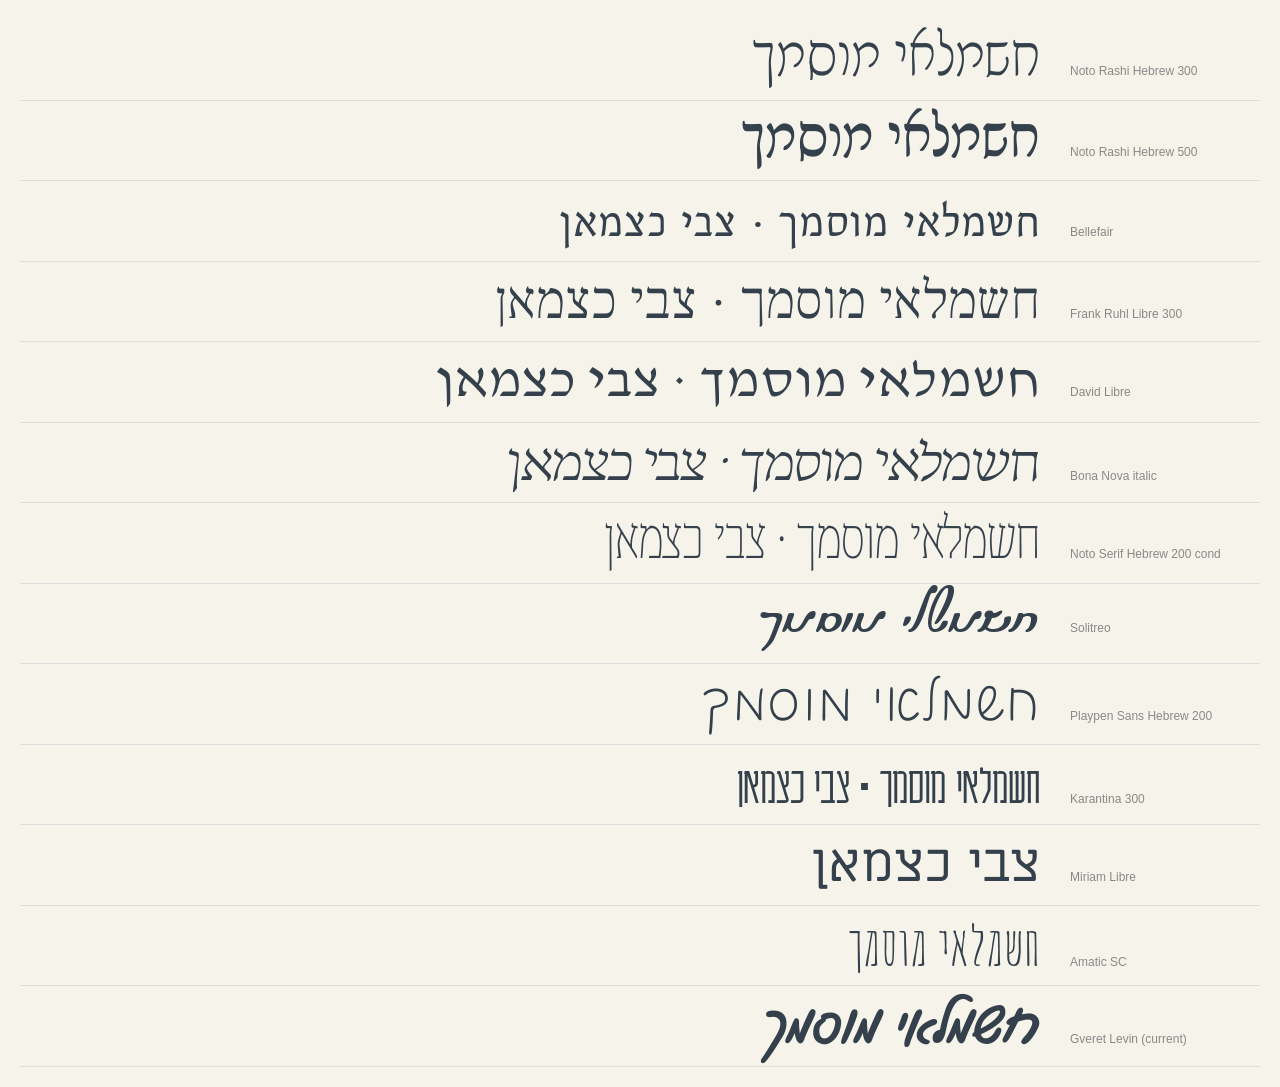
<file: archive/dev-history-2026-11-11/typography-proposals/survey.html>
<!doctype html>
<html lang="he" dir="rtl"><head><meta charset="utf-8">
<link href="https://fonts.googleapis.com/css2?family=Noto+Rashi+Hebrew:wght@100..900&display=block" rel="stylesheet">
<link href="https://fonts.googleapis.com/css2?family=Bellefair&display=block" rel="stylesheet">
<link href="https://fonts.googleapis.com/css2?family=Frank+Ruhl+Libre:wght@300..900&display=block" rel="stylesheet">
<link href="https://fonts.googleapis.com/css2?family=David+Libre:wght@400;500;700&display=block" rel="stylesheet">
<link href="https://fonts.googleapis.com/css2?family=Bona+Nova:ital,wght@0,400;1,400&display=block" rel="stylesheet">
<link href="https://fonts.googleapis.com/css2?family=Noto+Serif+Hebrew:wdth,wght@62.5..100,100..900&display=block" rel="stylesheet">
<link href="https://fonts.googleapis.com/css2?family=Solitreo&display=block" rel="stylesheet">
<link href="https://fonts.googleapis.com/css2?family=Playpen+Sans+Hebrew:wght@100..800&display=block" rel="stylesheet">
<link href="https://fonts.googleapis.com/css2?family=Karantina:wght@300;400;700&display=block" rel="stylesheet">
<link href="https://fonts.googleapis.com/css2?family=Suez+One&display=block" rel="stylesheet">
<link href="https://fonts.googleapis.com/css2?family=Miriam+Libre:wght@400..700&display=block" rel="stylesheet">
<link href="https://fonts.googleapis.com/css2?family=Amatic+SC&display=block" rel="stylesheet">
<link href="https://fonts.googleapis.com/css2?family=Gveret+Levin&display=block" rel="stylesheet">
<style>
body{margin:0;background:#f6f4ea;color:#34404b;font-family:Arial;padding:20px}
.row{display:flex;align-items:baseline;gap:30px;border-bottom:1px solid #ddd;padding:6px 0}
.n{font:12px Arial;width:190px;color:#888;direction:ltr;text-align:left}
.t{font-size:54px;line-height:1.25}
</style></head><body>
<div class="row"><span class="n">Noto Rashi Hebrew 300</span><span class="t" style="font-family:'Noto Rashi Hebrew';font-weight:300">חשמלאי מוסמך</span></div>
<div class="row"><span class="n">Noto Rashi Hebrew 500</span><span class="t" style="font-family:'Noto Rashi Hebrew';font-weight:500">חשמלאי מוסמך</span></div>
<div class="row"><span class="n">Bellefair</span><span class="t" style="font-family:Bellefair">חשמלאי מוסמך · צבי כצמאן</span></div>
<div class="row"><span class="n">Frank Ruhl Libre 300</span><span class="t" style="font-family:'Frank Ruhl Libre';font-weight:300">חשמלאי מוסמך · צבי כצמאן</span></div>
<div class="row"><span class="n">David Libre</span><span class="t" style="font-family:'David Libre'">חשמלאי מוסמך · צבי כצמאן</span></div>
<div class="row"><span class="n">Bona Nova italic</span><span class="t" style="font-family:'Bona Nova';font-style:italic">חשמלאי מוסמך · צבי כצמאן</span></div>
<div class="row"><span class="n">Noto Serif Hebrew 200 cond</span><span class="t" style="font-family:'Noto Serif Hebrew';font-weight:200;font-stretch:70%">חשמלאי מוסמך · צבי כצמאן</span></div>
<div class="row"><span class="n">Solitreo</span><span class="t" style="font-family:Solitreo">חשמלאי מוסמך</span></div>
<div class="row"><span class="n">Playpen Sans Hebrew 200</span><span class="t" style="font-family:'Playpen Sans Hebrew';font-weight:200">חשמלאי מוסמך</span></div>
<div class="row"><span class="n">Karantina 300</span><span class="t" style="font-family:Karantina;font-weight:300">חשמלאי מוסמך · צבי כצמאן</span></div>
<div class="row"><span class="n">Miriam Libre</span><span class="t" style="font-family:'Miriam Libre'">צבי כצמאן</span></div>
<div class="row"><span class="n">Amatic SC</span><span class="t" style="font-family:'Amatic SC'">חשמלאי מוסמך</span></div>
<div class="row"><span class="n">Gveret Levin (current)</span><span class="t" style="font-family:'Gveret Levin'">חשמלאי מוסמך</span></div>
<script>document.fonts.ready.then(()=>{document.title=[...document.fonts].filter(f=>f.status==='loaded').map(f=>f.family).filter((v,i,a)=>a.indexOf(v)===i).join('|')})</script>
</body></html>
</file>
<file: styles.css>
/* ==========================================================================
   Zvi Katzman — Licensed Electrician
   Light cinematic preview. Palette: near-white paper with an apple-caramel
   hint, smoky blue-grey, dark graphite and amber light.
   ========================================================================== */

:root {
  --paper: #fbf8f3;
  --paper-warm: #f6efe5;
  --caramel-mist: #efe2d0;
  --caramel: #c9965e;
  --white: #fffefc;
  --smoke: #5f6f7d;
  --smoke-soft: #8b98a3;
  --smoke-deep: #34404b;
  --ink: #24282d;
  --graphite: #2b3137;
  --amber: #e7a33e;
  --amber-soft: #f4c978;
  --amber-deep: #b8731f;
  --hairline: rgba(52, 64, 75, 0.14);
  --hairline-strong: rgba(52, 64, 75, 0.28);


  --font-display: "Frank Ruhl Libre", "David", "Times New Roman", serif;
  --font-body: "Heebo", "Segoe UI", Arial, sans-serif;

  --ease-soft: cubic-bezier(0.2, 0.7, 0.2, 1);
  --ease-cine: cubic-bezier(0.16, 1, 0.3, 1);

  --page-pad: clamp(1.25rem, 5vw, 4.5rem);
  --max: 1240px;
  --header-h: 76px;
}

*,
*::before,
*::after { box-sizing: border-box; }

html {
  scroll-behavior: smooth;
  scroll-padding-top: var(--header-h);
  -webkit-text-size-adjust: 100%;
}

body {
  margin: 0;
  background: var(--paper);
  color: var(--ink);
  font-family: var(--font-body);
  font-weight: 300;
  font-size: 1.0625rem;
  line-height: 1.75;
  -webkit-font-smoothing: antialiased;
  text-rendering: optimizeLegibility;
  overflow-x: hidden;
}

img, svg { display: block; max-width: 100%; }
a { color: inherit; text-decoration: none; }
button, input, select, textarea { font: inherit; color: inherit; }
h1, h2, h3, p, ul, ol, dl, dd, figure { margin: 0; padding: 0; }
ul, ol { list-style: none; }

:focus-visible {
  outline: 2px solid var(--amber-deep);
  outline-offset: 4px;
  border-radius: 4px;
}

::selection { background: rgba(231, 163, 62, 0.28); color: var(--ink); }

.visually-hidden {
  position: absolute !important;
  width: 1px; height: 1px;
  overflow: hidden; clip: rect(0 0 0 0);
  white-space: nowrap;
}

.skip-link {
  position: fixed;
  inset-inline-start: 1rem;
  top: -4rem;
  z-index: 100;
  padding: .7rem 1.1rem;
  background: var(--graphite);
  color: var(--paper);
  border-radius: 999px;
  transition: top .3s;
}
.skip-link:focus { top: 1rem; }

/* ---------- Shared type ---------- */

.section-eyebrow {
  display: inline-flex;
  align-items: center;
  gap: .75rem;
  font-size: .82rem;
  font-weight: 500;
  letter-spacing: .06em;
  color: var(--smoke);
}
.section-eyebrow::before {
  content: "";
  width: 2.2rem;
  height: 1px;
  background: linear-gradient(to left, var(--amber), rgba(231, 163, 62, 0));
}

h2 {
  font-family: var(--font-display);
  font-weight: 400;
  font-size: clamp(2.5rem, 5.4vw, 4.6rem);
  line-height: 1.04;
  letter-spacing: -0.01em;
  color: var(--ink);
}
h2 span {
  font-weight: 300;
  color: var(--smoke);
}

/* ---------- Buttons ---------- */

.button-primary {
  position: relative;
  display: inline-flex;
  align-items: center;
  gap: 1.1rem;
  padding: 1.05rem 1.9rem 1.05rem 1.6rem;
  border: 0;
  border-radius: 999px;
  background: var(--graphite);
  color: var(--paper);
  font-weight: 400;
  font-size: 1.05rem;
  letter-spacing: .01em;
  cursor: pointer;
  overflow: hidden;
  isolation: isolate;
  box-shadow:
    0 1px 0 rgba(255, 255, 255, .08) inset,
    0 18px 40px -18px rgba(36, 40, 45, .55),
    0 0 0 0 rgba(231, 163, 62, 0);
  transition: transform .5s var(--ease-cine), box-shadow .6s var(--ease-soft), background .4s;
  animation: button-breathe 5.5s ease-in-out infinite;
}
.button-primary:hover {
  transform: translateY(-2px);
  background: #1f2429;
  box-shadow:
    0 1px 0 rgba(255, 255, 255, .08) inset,
    0 22px 46px -18px rgba(36, 40, 45, .6),
    0 0 0 6px rgba(231, 163, 62, .14);
}
.button-primary:disabled { opacity: .6; cursor: progress; }

.button-glint {
  position: absolute;
  inset: 0;
  z-index: -1;
  background: linear-gradient(105deg, transparent 30%, rgba(244, 201, 120, .38) 48%, rgba(255, 240, 210, .5) 50%, rgba(244, 201, 120, .3) 52%, transparent 70%);
  transform: translateX(120%);
  animation: glint 6s var(--ease-soft) 1.6s infinite;
}
.button-arrow {
  display: inline-block;
  color: var(--amber-soft);
  transition: transform .5s var(--ease-cine);
}
.button-primary:hover .button-arrow { transform: translateX(-5px); }

@keyframes glint {
  0% { transform: translateX(120%); }
  22%, 100% { transform: translateX(-120%); }
}
@keyframes button-breathe {
  0%, 100% { box-shadow: 0 1px 0 rgba(255,255,255,.08) inset, 0 18px 40px -18px rgba(36,40,45,.55), 0 0 0 0 rgba(231,163,62,0); }
  50% { box-shadow: 0 1px 0 rgba(255,255,255,.08) inset, 0 18px 40px -18px rgba(36,40,45,.55), 0 0 26px 2px rgba(231,163,62,.22); }
}

.button-secondary {
  display: inline-flex;
  align-items: center;
  gap: .8rem;
  padding: .85rem 1.5rem;
  border: 1px solid var(--hairline-strong);
  border-radius: 999px;
  font-weight: 400;
  transition: border-color .4s, background .4s, transform .5s var(--ease-cine);
}
.button-secondary:hover {
  border-color: var(--amber);
  background: rgba(244, 201, 120, .12);
  transform: translateY(-1px);
}

/* ---------- Header ---------- */

.site-header {
  position: fixed;
  inset: 0 0 auto;
  z-index: 50;
  transition: background .5s, box-shadow .5s, backdrop-filter .5s;
}
.site-header.is-scrolled {
  background: rgba(251, 248, 243, .84);
  backdrop-filter: blur(14px) saturate(1.2);
  -webkit-backdrop-filter: blur(14px) saturate(1.2);
  box-shadow: 0 1px 0 var(--hairline);
}
.header-inner {
  max-width: calc(var(--max) + 2 * var(--page-pad));
  height: var(--header-h);
  margin: 0 auto;
  padding: 0 var(--page-pad);
  display: flex;
  align-items: center;
  justify-content: space-between;
  gap: 2rem;
}

.brand {
  display: inline-flex;
  align-items: center;
  gap: .85rem;
}
.brand-mark {
  position: relative;
  width: 34px;
  height: 34px;
  border-radius: 50%;
  border: 1px solid var(--hairline-strong);
  flex: none;
}
.brand-mark::after {
  content: "";
  position: absolute;
  inset: 0;
  margin: auto;
  width: 8px;
  height: 8px;
  border-radius: 50%;
  background: var(--amber);
  box-shadow: 0 0 10px 2px rgba(231, 163, 62, .55), 0 0 26px 6px rgba(244, 201, 120, .3);
}
.brand-type {
  display: flex;
  flex-direction: column;
  font-family: var(--font-display);
  font-size: 1.3rem;
  font-weight: 500;
  line-height: 1.05;
  color: var(--ink);
}
.brand-type small {
  font-family: var(--font-body);
  font-size: .74rem;
  font-weight: 400;
  color: var(--smoke);
  letter-spacing: .04em;
  margin-top: .25rem;
}

.primary-nav {
  display: flex;
  align-items: center;
  gap: clamp(1.2rem, 2.4vw, 2.4rem);
  font-size: .95rem;
  font-weight: 400;
  color: var(--smoke-deep);
}
.primary-nav a {
  position: relative;
  padding: .3rem 0;
  transition: color .3s;
}
.primary-nav a:not(.nav-call)::after {
  content: "";
  position: absolute;
  inset-inline: 0;
  bottom: 0;
  height: 1px;
  background: var(--amber);
  transform: scaleX(0);
  transform-origin: right;
  transition: transform .5s var(--ease-cine);
}
.primary-nav a:hover { color: var(--ink); }
.primary-nav a:hover::after { transform: scaleX(1); }
.nav-call {
  padding: .5rem 1.1rem !important;
  border: 1px solid var(--hairline-strong);
  border-radius: 999px;
  font-variant-numeric: tabular-nums;
  transition: border-color .3s, background .3s !important;
}
.nav-call:hover { border-color: var(--amber); background: rgba(244, 201, 120, .14); }

.menu-toggle {
  display: none;
  width: 44px;
  height: 44px;
  border: 1px solid var(--hairline-strong);
  border-radius: 50%;
  background: transparent;
  cursor: pointer;
  position: relative;
}
.menu-toggle span {
  position: absolute;
  inset-inline: 13px;
  height: 1px;
  background: var(--ink);
  transition: transform .4s var(--ease-cine), top .4s var(--ease-cine);
}
.menu-toggle span:first-child { top: 18px; }
.menu-toggle span:last-child { top: 25px; }
.menu-toggle[aria-expanded="true"] span:first-child { top: 21.5px; transform: rotate(45deg); }
.menu-toggle[aria-expanded="true"] span:last-child { top: 21.5px; transform: rotate(-45deg); }

/* ---------- Hero — composition follows the client's sketch ----------
   Figure on the right, text starting near the centre and running left,
   its top at about the figure's face height. The figure sits on the
   section edge: its crossed arms extend into the values section. */

.hero {
  --hero-bg: #f6f4ea; /* NWC030, sampled from the sketch */
  position: relative;
  z-index: 2; /* above .values so the arms can overlap the edge */
  display: flex;
  min-height: 640px;
  min-height: clamp(640px, 92svh, 900px);
  padding: var(--header-h) var(--page-pad) 0;
  background: var(--hero-bg);
}
.hero::before {
  /* barely-there lift of light behind the text, no visible gradient */
  content: "";
  position: absolute;
  inset: 0;
  background: radial-gradient(40% 50% at 38% 62%, rgba(255, 255, 255, .5), rgba(255, 255, 255, 0) 70%);
  pointer-events: none;
}

.hero-inner {
  position: relative;
  width: 100%;
  max-width: var(--max);
  margin: 0 auto;
  display: grid;
  grid-template-columns: minmax(0, 41fr) minmax(0, 59fr);
}

/* electrician-portrait.png is 1448x1086 with the drawing in its right
   ~64% (transparent on the left). The figure is anchored to the right
   edge and lowered by 15% so the section edge cuts through the crossed
   arms, which continue into the values section. */
.hero-figure {
  position: absolute;
  bottom: 0;
  inset-inline-start: -6%;
  width: min(73%, 900px);
  margin: 0;
  transform: translateY(15%);
  pointer-events: none;
  /* paper-white of the drawing takes on the NWC030 background */
  mix-blend-mode: multiply;
  animation: figure-in 2s var(--ease-cine) both .15s;
}
.hero-figure-art {
  width: 100%;
  height: auto;
}
@keyframes figure-in {
  from { opacity: 0; }
  to { opacity: 1; }
}

.hero-copy {
  position: relative;
  z-index: 1;
  grid-column: 2;
  align-self: end;
  justify-self: stretch;
  display: flex;
  flex-direction: column;
  align-items: flex-start; /* RTL: lines start on the right, near the figure */
  padding-inline-start: clamp(.5rem, 3vw, 3rem);
  padding-bottom: clamp(2.5rem, 6vh, 4.5rem);
}
.hero-copy > * { animation: rise-in 1.6s var(--ease-cine) both; }
.hero-copy > :nth-child(1) { animation-delay: .3s; }
.hero-copy > :nth-child(2) { animation-delay: .55s; }
.hero-copy > :nth-child(3) { animation-delay: .7s; }
.hero-copy > :nth-child(4) { animation-delay: .9s; }
@keyframes rise-in {
  from { opacity: 0; transform: translateY(18px); filter: blur(4px); }
  to { opacity: 1; transform: none; filter: none; }
}

.hero h1 {
  display: flex;
  flex-direction: column;
  font-weight: inherit;
}
/* Display title: condensed, high-contrast serif at full weight, slanted
   like the signature below, with a short nib sweep for a fuller,
   moving stroke */
.hero-title {
  display: inline-block;
  font-family: "Noto Serif Hebrew", var(--font-display);
  font-weight: 900;
  font-stretch: 62.5%;
  font-size: clamp(4.2rem, 9vw, 8.4rem);
  line-height: .98;
  letter-spacing: -0.005em;
  color: var(--ink);
  transform: skewX(-7deg);
  transform-origin: bottom;
  text-shadow:
    .006em .012em 0 currentColor,
    .012em .024em 0 currentColor;
}
/* Signature line: calligraphic italic with a broad-nib sweep (stacked
   offsets along a slanted nib), widened to almost the title's width and
   set tight under it */
.hero-name {
  display: inline-block;
  margin-top: -.1em;
  font-family: "Bona Nova", var(--font-display);
  font-style: italic;
  font-weight: 400;
  font-size: clamp(3.4rem, 8.6vw, 8rem);
  line-height: 1.05;
  letter-spacing: .025em;
  color: var(--smoke-deep);
  transform: scaleX(1.1);
  transform-origin: right;
  text-shadow:
    -.002em .005em 0 currentColor,
    -.004em .01em 0 currentColor,
    -.006em .015em 0 currentColor,
    -.008em .02em 0 currentColor,
    -.01em .025em 0 currentColor,
    -.012em .03em 0 currentColor,
    .004em 0 .5px currentColor;
}
/* Values: light serif, widely spaced */
.hero-values {
  margin-top: 1.1rem;
  font-family: "Frank Ruhl Libre", var(--font-display);
  font-weight: 300;
  font-size: clamp(1.15rem, 1.5vw, 1.4rem);
  letter-spacing: .16em;
  word-spacing: .55em;
  color: var(--smoke);
}
.hero-intro {
  margin-top: .9rem;
  max-width: 34rem;
  font-size: clamp(1.02rem, 1.3vw, 1.17rem);
  line-height: 1.75;
  color: var(--smoke-deep);
}

/* Contact button: warm caramel pill, bottom-left of the text block */
.hero-cta {
  position: relative;
  align-self: flex-end;
  display: inline-flex;
  align-items: center;
  gap: .75rem;
  margin-top: 2rem;
  padding: 1rem 1.9rem 1rem 2.2rem;
  border-radius: 999px;
  background: #e0a35f;
  color: var(--ink);
  font-weight: 500;
  font-size: 1.06rem;
  letter-spacing: .01em;
  box-shadow: 0 1px 0 rgba(255, 255, 255, .35) inset, 0 16px 32px -18px rgba(150, 92, 30, .65);
  transition: background-color .6s var(--ease-soft), box-shadow .6s var(--ease-soft), transform .6s var(--ease-cine);
}
.hero-cta svg {
  width: 18px;
  height: 18px;
  flex: none;
  fill: none;
  stroke: currentColor;
  stroke-width: 1.5;
  stroke-linecap: round;
  stroke-linejoin: round;
  transition: transform .6s var(--ease-cine);
}
.hero-cta:hover,
.hero-cta:focus-visible {
  background: #e8b273;
  transform: translateY(-1px);
  box-shadow: 0 1px 0 rgba(255, 255, 255, .4) inset, 0 20px 38px -18px rgba(150, 92, 30, .7), 0 0 0 5px rgba(224, 163, 95, .16);
}
.hero-cta:hover svg { transform: rotate(-8deg); }

/* Inviting idle motion, one calm cycle every 4.2s: a soft caramel ring
   breathes out from the button and the phone icon gives a brief ring. */
.hero-cta::after {
  content: "";
  position: absolute;
  inset: 0;
  border-radius: inherit;
  pointer-events: none;
  animation: cta-ring 4.2s var(--ease-soft) 2.6s infinite;
}
.hero-cta svg { animation: cta-phone 4.2s ease-in-out 2.6s infinite; }
@keyframes cta-ring {
  0% { box-shadow: 0 0 0 0 rgba(224, 163, 95, .45); }
  55%, 100% { box-shadow: 0 0 0 14px rgba(224, 163, 95, 0); }
}
@keyframes cta-phone {
  0%, 16%, 100% { rotate: 0deg; }
  3% { rotate: -14deg; }
  6% { rotate: 11deg; }
  9% { rotate: -7deg; }
  12% { rotate: 4deg; }
}

/* ---------- Reveal (only when JS is active) ---------- */

.js .reveal {
  opacity: 0;
  transform: translateY(28px);
  filter: blur(6px);
  transition:
    opacity 1.3s var(--ease-cine),
    transform 1.3s var(--ease-cine),
    filter 1.3s var(--ease-cine);
  transition-delay: calc(var(--i, 0) * 140ms);
}
.js .reveal.is-visible {
  opacity: 1;
  transform: none;
  filter: none;
}

/* ---------- Values ---------- */

.values {
  position: relative;
  padding: clamp(6rem, 13vw, 11rem) var(--page-pad);
  background: var(--white);
  text-align: center;
}
.values::before {
  content: "";
  position: absolute;
  inset: 0;
  background: radial-gradient(40% 50% at 50% 55%, rgba(244, 201, 120, .12), transparent 70%);
  pointer-events: none;
}
.value-word {
  font-family: var(--font-display);
  font-weight: 300;
  font-size: clamp(2.6rem, 7.4vw, 6.4rem);
  line-height: 1;
  letter-spacing: -0.01em;
  color: var(--ink);
  background: linear-gradient(100deg, var(--ink) 0 42%, var(--amber) 49%, #f6d494 50%, var(--amber) 51%, var(--ink) 58% 100%);
  background-size: 300% 100%;
  background-position: 0% 0;
  -webkit-background-clip: text;
  background-clip: text;
  -webkit-text-fill-color: transparent;
  padding-bottom: .08em;
}
@keyframes light-sweep {
  from { background-position: 100% 0; }
  to { background-position: 0% 0; }
}
.value-note {
  max-width: 15rem;
  font-size: .95rem;
  color: var(--smoke);
}

/* ---------- Values: three pencil lightbulbs ----------
   All off at first. A bulb lights on hover (mouse) or when pressed
   (tap / Enter / Space toggles aria-pressed). --on drives every warm
   layer; each layer fades in a little later, like a filament warming up.
   All rules are scoped to .bulbs-*. */

.bulbs-sprite {
  position: absolute;
  width: 0;
  height: 0;
  overflow: hidden;
}
.bulbs {
  position: relative;
  max-width: var(--max);
  /* 3.2rem + the height of the removed eyebrow label, so the bulbs keep
     their place and the white space above them */
  margin: 5.14rem auto 0;
  display: flex;
  align-items: flex-start;
  justify-content: center;
  gap: clamp(1.5rem, 4vw, 4.5rem);
}
.bulbs-item {
  display: flex;
  flex-direction: column;
  align-items: center;
}
.bulbs-switch {
  --on: 0;
  display: block;
  padding: 0;
  border: 0;
  border-radius: 18px;
  background: none;
  -webkit-tap-highlight-color: transparent;
  touch-action: manipulation;
}
.bulbs-switch[aria-pressed="true"] { --on: 1; }
@media (hover: hover) and (pointer: fine) {
  .bulbs-switch:hover { --on: 1; }
}
.bulbs-lamp {
  width: clamp(160px, 18vw, 270px);
  height: auto;
  aspect-ratio: 2 / 3;
  overflow: visible;
}
.bulbs-halo,
.bulbs-glass,
.bulbs-filament,
.bulbs-rays {
  opacity: var(--on);
  transition: opacity var(--t, .9s) var(--ease-soft) calc(var(--on) * var(--d, 0s));
}
.bulbs-filament { --t: .55s; }
.bulbs-glass { --d: .12s; }
.bulbs-halo { --d: .22s; --t: 1.1s; }
.bulbs-rays {
  --d: .32s;
  transform: scale(calc(.92 + var(--on) * .08));
  transform-origin: 100px 104px;
  transform-box: view-box;
  transition:
    opacity .8s var(--ease-soft) calc(var(--on) * var(--d)),
    transform 1.1s var(--ease-cine) calc(var(--on) * var(--d));
}
/* Quieter headings that sit in balance with the pencil drawings:
   Frank Ruhl Libre 400 at ~52px on desktop (was 300 at up to 6.4rem). */
.bulbs-title {
  /* the drawing has empty space under its shadow; pull the heading up ~14px */
  margin-top: -.55rem;
  font-weight: 400;
  font-size: clamp(2.1rem, 3.6vw, 3.3rem);
  line-height: 1.1;
  letter-spacing: 0;
  /* plain ink instead of the inherited gradient text, so the colour can ease */
  background: none;
  -webkit-text-fill-color: currentColor;
  color: var(--ink);
  transition: color .9s var(--ease-soft);
}
/* lit bulb: the heading deepens to a slightly richer blue-charcoal */
.bulbs-switch[aria-pressed="true"] + .bulbs-title { color: #1c2a3a; transition-delay: .12s; }
@media (hover: hover) and (pointer: fine) {
  .bulbs-switch:hover + .bulbs-title { color: #1c2a3a; transition-delay: .12s; }
}
.bulbs-note {
  margin-top: .75rem;
  font-size: clamp(1rem, 1.2vw, 1.125rem);
  color: #4d5c69;
}
.bulbs-divider {
  align-self: flex-end;
  width: 1px;
  height: 1.9rem;
  margin-bottom: .3rem;
  background: rgba(36, 40, 45, .18);
}

@media (prefers-reduced-motion: reduce) {
  .bulbs-lamp use { transition: none !important; }
  .bulbs-rays { transform: none; }
}

/* ---------- Experience ---------- */

.experience {
  position: relative;
  padding: clamp(6rem, 12vw, 10rem) var(--page-pad);
  background:
    radial-gradient(45% 60% at 85% 30%, rgba(239, 214, 182, .45), transparent 70%),
    linear-gradient(180deg, var(--paper-warm), var(--paper));
  overflow: hidden;
}
.experience-inner {
  max-width: var(--max);
  margin: 0 auto;
  display: grid;
  grid-template-columns: minmax(0, 5fr) minmax(0, 6fr);
  align-items: center;
  gap: clamp(2.5rem, 7vw, 7rem);
}

.experience-figure { position: relative; }
.experience-photo {
  position: relative;
  aspect-ratio: 4 / 5;
  border-radius: 4px;
  overflow: hidden;
  box-shadow: 0 60px 100px -60px rgba(91, 64, 32, .55), 0 0 0 1px rgba(52, 64, 75, .06);
}
.experience-photo img {
  width: 100%;
  height: 100%;
  object-fit: cover;
  object-position: 55% 30%;
  transform: scale(1.06);
  transition: transform 2.4s var(--ease-cine);
}
.experience-figure.is-visible .experience-photo img { transform: scale(1); }
.experience-photo::after {
  content: "";
  position: absolute;
  inset: 0;
  background: linear-gradient(180deg, rgba(251, 248, 243, 0) 55%, rgba(52, 64, 75, .22));
}
.photo-note {
  position: absolute;
  bottom: 1rem;
  inset-inline-start: 1.1rem;
  font-size: .72rem;
  letter-spacing: .06em;
  color: rgba(255, 255, 255, .88);
}

.years {
  position: relative;
  width: fit-content;
  margin-bottom: .4rem;
}
.years-number {
  position: relative;
  z-index: 1;
  display: block;
  font-family: var(--font-display);
  font-weight: 300;
  font-size: clamp(7rem, 16vw, 13rem);
  line-height: .85;
  letter-spacing: -0.04em;
  color: var(--smoke-deep);
  font-variant-numeric: lining-nums;
}
.filament {
  position: absolute;
  inset: 50% -18% auto;
  width: 136%;
  transform: translateY(-46%);
  overflow: visible;
  pointer-events: none;
}
.filament path {
  fill: none;
  stroke-linecap: round;
  stroke-linejoin: round;
}
.filament-base {
  stroke: rgba(52, 64, 75, .18);
  stroke-width: 1;
}
.filament-glow {
  stroke: var(--amber);
  stroke-width: 1.6;
  stroke-dasharray: 1;
  stroke-dashoffset: 1;
  filter: drop-shadow(0 0 4px rgba(231, 163, 62, .8)) drop-shadow(0 0 12px rgba(244, 201, 120, .55));
  transition: stroke-dashoffset 3.2s var(--ease-soft) .3s;
}
.years.is-visible .filament-glow,
html:not(.js) .filament-glow { stroke-dashoffset: 0; }

.experience-copy h2 { margin-top: 1rem; }
.experience-text {
  margin-top: 1.6rem;
  max-width: 34rem;
  color: var(--smoke-deep);
}

.license {
  display: flex;
  flex-wrap: wrap;
  gap: 1.5rem 3.5rem;
  margin-top: 2.6rem;
  padding-top: 1.6rem;
  border-top: 1px solid var(--hairline);
}
.license dt {
  font-size: .8rem;
  font-weight: 400;
  color: var(--smoke);
  letter-spacing: .03em;
}
.license dd {
  margin-top: .2rem;
  font-family: var(--font-display);
  font-size: 2rem;
  font-weight: 500;
  line-height: 1.2;
  color: var(--ink);
  font-variant-numeric: lining-nums tabular-nums;
}
.license div:first-child dd { text-align: right; }

/* ---------- Services: the wire journey ---------- */

.services {
  position: relative;
  padding: clamp(6rem, 12vw, 10rem) var(--page-pad) clamp(5rem, 10vw, 8rem);
  background: linear-gradient(180deg, var(--white) 0%, var(--white) 50%, var(--paper) 100%);
}
.services-head {
  max-width: 40rem;
  margin: 0 auto;
  text-align: center;
}
.services-head h2 { margin-top: 1rem; }
.services-head p:last-child {
  margin-top: 1.3rem;
  color: var(--smoke);
}

.circuit {
  position: relative;
  max-width: 1100px;
  margin: clamp(3.5rem, 7vw, 5.5rem) auto 0;
  padding-top: 5rem;
  padding-bottom: 4.5rem;
}
.circuit-wire {
  position: absolute;
  inset: 0;
  width: 100%;
  height: 100%;
  overflow: visible;
  pointer-events: none;
}
.circuit-wire path {
  fill: none;
  stroke-linecap: round;
  stroke-linejoin: round;
}
.wire-shadow {
  stroke: rgba(52, 64, 75, .07);
  stroke-width: 9;
  transform: translate(0, 5px);
  filter: blur(3px);
}
.wire-sheath {
  stroke: #ddd3c6;
  stroke-width: 4.5;
}
.wire-braid {
  stroke: #bfb1a0;
  stroke-width: 4.5;
  stroke-linecap: butt !important;
  stroke-dasharray: 1.4 3.2;
  opacity: .55;
}
.wire-current-halo {
  stroke: rgba(244, 190, 100, .5);
  stroke-width: 12;
  filter: blur(6px);
}
.wire-current {
  stroke: var(--amber);
  stroke-width: 3;
}
.wire-spark {
  fill: #fff7e6;
  opacity: 0;
  filter: drop-shadow(0 0 5px rgba(240, 170, 70, .95)) drop-shadow(0 0 16px rgba(244, 201, 120, .8));
  transition: opacity .6s;
}
.circuit.is-live .wire-spark { opacity: 1; }
.circuit.is-complete .wire-spark { opacity: 0; }

.service-list {
  position: relative;
  display: flex;
  flex-direction: column;
  gap: clamp(4rem, 8vw, 7rem);
}
.service {
  position: relative;
  width: 46%;
  display: grid;
  grid-template-columns: 46px minmax(0, 1fr);
  gap: 1.3rem;
  align-items: start;
}
.service:nth-child(even) { margin-inline-start: auto; }

.service::before {
  content: "";
  position: absolute;
  inset: -2.5rem -3rem -2.5rem -1rem;
  border-radius: 50%;
  background: radial-gradient(closest-side, rgba(255, 228, 176, .55), rgba(255, 228, 176, 0));
  opacity: 0;
  transition: opacity 1.6s var(--ease-soft);
  pointer-events: none;
  z-index: -1;
}

.service-node {
  position: relative;
  z-index: 1;
  width: 46px;
  height: 46px;
  display: grid;
  place-items: center;
  border-radius: 50%;
  background: var(--white);
  border: 1px solid var(--hairline-strong);
  color: var(--smoke);
  transition: border-color 1.2s var(--ease-soft), color 1.2s var(--ease-soft), background 1.2s var(--ease-soft), box-shadow 1.4s var(--ease-soft);
}
.service-node svg {
  width: 20px;
  height: 20px;
  fill: none;
  stroke: currentColor;
  stroke-width: 1.25;
  stroke-linecap: round;
  stroke-linejoin: round;
}
.service-body h3 {
  font-family: var(--font-display);
  font-size: clamp(1.55rem, 2.6vw, 2.1rem);
  font-weight: 400;
  line-height: 1.15;
  margin-top: .3rem;
  color: var(--ink);
  transition: color 1.2s var(--ease-soft);
}
.service-body p {
  margin-top: .65rem;
  font-size: 1rem;
  line-height: 1.7;
  color: var(--smoke-deep);
  transition: color 1.2s var(--ease-soft), opacity 1.2s var(--ease-soft);
}

/* Unlit state only applies once the scroll-driven circuit is running */
.circuit.is-live .service:not(.is-lit) .service-body h3 { color: var(--smoke-soft); }
.circuit.is-live .service:not(.is-lit) .service-body p { opacity: .55; }
.circuit.is-live .service:not(.is-lit) .service-node { color: var(--smoke-soft); border-color: var(--hairline); }

.service.is-lit .service-node {
  color: var(--amber-deep);
  border-color: rgba(231, 163, 62, .7);
  background: #fffaf0;
  box-shadow: 0 0 0 5px rgba(244, 201, 120, .14), 0 0 22px 2px rgba(244, 190, 100, .3);
}
.service.is-lit::before { opacity: .45; }
.service.is-current::before { opacity: 1; }
.service.is-current .service-node {
  box-shadow: 0 0 0 6px rgba(244, 201, 120, .2), 0 0 34px 6px rgba(244, 190, 100, .45);
}

.circuit-end {
  position: absolute;
  bottom: 0;
  left: 50%;
  width: 14px;
  height: 14px;
  margin-left: -7px;
  border-radius: 50%;
  border: 1px solid var(--hairline-strong);
  background: var(--white);
  transition: background 1s, box-shadow 1s, border-color 1s;
}
.circuit.is-complete .circuit-end {
  background: var(--amber-soft);
  border-color: var(--amber);
  box-shadow: 0 0 18px 4px rgba(244, 190, 100, .5);
}

/* ---------- Contact ---------- */

.contact {
  position: relative;
  padding: clamp(6rem, 12vw, 10rem) var(--page-pad);
  background:
    radial-gradient(50% 60% at 15% 20%, rgba(239, 214, 182, .5), transparent 70%),
    linear-gradient(180deg, var(--paper), var(--paper-warm));
  overflow: hidden;
}
.contact-light {
  position: absolute;
  left: -10%;
  top: -10%;
  width: 55vw;
  height: 55vw;
  max-width: 760px;
  max-height: 760px;
  background: radial-gradient(closest-side, rgba(255, 226, 170, .32), transparent);
  pointer-events: none;
}
.contact-inner {
  position: relative;
  max-width: var(--max);
  margin: 0 auto;
  display: grid;
  grid-template-columns: minmax(0, 1fr) minmax(0, 1fr);
  grid-template-areas:
    "head form"
    "ways form";
  gap: 3rem clamp(3rem, 7vw, 7rem);
  align-items: start;
}
.contact-head { grid-area: head; }
.contact-head h2 { margin-top: 1rem; }
.contact-head p:last-child { margin-top: 1.3rem; color: var(--smoke-deep); }

.contact-ways { grid-area: ways; border-top: 1px solid var(--hairline); }
.contact-way {
  position: relative;
  display: grid;
  grid-template-columns: 42px 6.5rem minmax(0, 1fr) auto;
  align-items: center;
  gap: 1rem;
  padding: 1.35rem .2rem;
  border-bottom: 1px solid var(--hairline);
  transition: background .5s;
}
.contact-way::after {
  content: "";
  position: absolute;
  inset-inline: 0;
  bottom: -1px;
  height: 1px;
  background: linear-gradient(to left, var(--amber), rgba(231, 163, 62, .2));
  transform: scaleX(0);
  transform-origin: right;
  transition: transform .8s var(--ease-cine);
}
.contact-way:hover::after,
.contact-way:focus-visible::after { transform: scaleX(1); }
.way-icon {
  width: 42px;
  height: 42px;
  display: grid;
  place-items: center;
  border-radius: 50%;
  border: 1px solid var(--hairline-strong);
  color: var(--smoke-deep);
  transition: color .5s, border-color .5s, box-shadow .6s;
}
.way-icon svg {
  width: 19px;
  height: 19px;
  fill: none;
  stroke: currentColor;
  stroke-width: 1.3;
  stroke-linecap: round;
  stroke-linejoin: round;
}
.contact-way:hover .way-icon {
  color: var(--amber-deep);
  border-color: var(--amber);
  box-shadow: 0 0 18px 2px rgba(244, 190, 100, .3);
}
.way-label {
  font-size: .9rem;
  font-weight: 400;
  color: var(--smoke);
}
.way-value {
  font-family: var(--font-display);
  font-size: clamp(1.25rem, 2.2vw, 1.65rem);
  font-weight: 500;
  color: var(--ink);
  text-align: right;
  overflow-wrap: anywhere;
  font-variant-numeric: lining-nums tabular-nums;
}
.way-arrow {
  color: var(--amber-deep);
  transition: transform .5s var(--ease-cine);
}
.contact-way:hover .way-arrow { transform: translateX(-6px); }

.contact-form-area {
  grid-area: form;
  align-self: center;
  padding: clamp(1.8rem, 4vw, 3rem);
  background: rgba(255, 254, 252, .78);
  border: 1px solid rgba(201, 150, 94, .2);
  border-radius: 6px;
  box-shadow: 0 50px 90px -60px rgba(91, 64, 32, .4);
  backdrop-filter: blur(6px);
}
.form-fallback-title,
.form-title {
  font-family: var(--font-display);
  font-size: 1.7rem;
  font-weight: 400;
  line-height: 1.2;
  color: var(--ink);
}
.form-fallback p:not(.form-fallback-title) {
  margin: .9rem 0 1.6rem;
  color: var(--smoke-deep);
}

.contact-form[hidden],
.form-fallback[hidden] { display: none; }
.form-hp {
  position: absolute !important;
  width: 1px; height: 1px;
  overflow: hidden; clip: rect(0 0 0 0);
  white-space: nowrap;
}
.form-grid {
  display: grid;
  grid-template-columns: 1fr 1fr;
  gap: 1.4rem 1.6rem;
  margin-top: 1.8rem;
}
.field { display: flex; flex-direction: column; gap: .35rem; }
.field-wide { grid-column: 1 / -1; }
.field label {
  font-size: .86rem;
  font-weight: 400;
  color: var(--smoke-deep);
}
.req { color: var(--amber-deep); }
.optional { color: var(--smoke-soft); font-size: .8rem; }
.field input,
.field select,
.field textarea {
  width: 100%;
  padding: .7rem .1rem;
  border: 0;
  border-bottom: 1px solid var(--hairline-strong);
  border-radius: 0;
  background: transparent;
  font-size: 1rem;
  font-weight: 400;
  transition: border-color .4s, box-shadow .4s;
}
.field input[dir="ltr"] { text-align: right; }
.field textarea { resize: vertical; min-height: 6rem; line-height: 1.6; }
.field select { appearance: none; -webkit-appearance: none; cursor: pointer;
  background-image: linear-gradient(45deg, transparent 50%, var(--smoke) 50%), linear-gradient(135deg, var(--smoke) 50%, transparent 50%);
  background-position: 10px 55%, 15px 55%;
  background-size: 5px 5px, 5px 5px;
  background-repeat: no-repeat;
}
.field input:focus,
.field select:focus,
.field textarea:focus {
  outline: none;
  border-bottom-color: var(--amber);
  box-shadow: 0 1px 0 0 var(--amber);
}
.field.has-error input,
.field.has-error textarea { border-bottom-color: #b24a35; }
.field-error {
  min-height: 1.1em;
  font-size: .8rem;
  font-weight: 400;
  color: #a8432f;
}

.form-actions {
  display: flex;
  flex-wrap: wrap;
  align-items: center;
  gap: 1rem 1.6rem;
  margin-top: 1.8rem;
}
.form-status {
  font-size: .95rem;
  font-weight: 400;
}
.form-status[data-state="pending"] { color: var(--smoke); }
.form-status[data-state="success"] { color: #3d6b4a; }
.form-status[data-state="error"] { color: #a8432f; }
.form-status a { text-decoration: underline; text-underline-offset: 3px; }

/* ---------- Footer ---------- */

.site-footer {
  position: relative;
  background: var(--graphite);
  color: rgba(251, 248, 243, .78);
  padding: clamp(4rem, 8vw, 6rem) var(--page-pad) 2rem;
  font-size: .95rem;
}
.site-footer::before {
  content: "";
  position: absolute;
  top: 0;
  inset-inline: 0;
  height: 1px;
  background: linear-gradient(to left, transparent, rgba(231, 163, 62, .7), transparent);
}
.footer-inner {
  max-width: var(--max);
  margin: 0 auto;
  display: grid;
  grid-template-columns: 1.6fr 1fr 1.3fr 1fr;
  gap: 2.5rem 3rem;
}
.site-footer .brand-type { color: var(--paper); }
.site-footer .brand-type small { color: rgba(251, 248, 243, .6); }
.site-footer .brand-mark { border-color: rgba(251, 248, 243, .25); }
.footer-brand p { margin-top: 1.3rem; max-width: 22rem; line-height: 1.7; }
.footer-col { display: flex; flex-direction: column; gap: .55rem; }
.footer-title {
  margin-bottom: .4rem;
  font-size: .8rem;
  font-weight: 500;
  letter-spacing: .06em;
  color: var(--amber-soft);
}
.footer-col a { width: fit-content; transition: color .3s; }
.footer-col a:hover { color: var(--white); }
.footer-col b { font-weight: 500; color: var(--paper); }
.footer-mail { overflow-wrap: anywhere; }
.footer-bottom {
  max-width: var(--max);
  margin: 3.5rem auto 0;
  padding-top: 1.5rem;
  border-top: 1px solid rgba(251, 248, 243, .12);
  display: flex;
  flex-wrap: wrap;
  justify-content: space-between;
  gap: .8rem 2rem;
  font-size: .82rem;
  color: rgba(251, 248, 243, .55);
}
.footer-bottom a:hover { color: var(--white); }

/* ---------- Mobile quick bar ---------- */

.mobile-bar { display: none; }

/* ---------- Responsive ---------- */

@media (max-width: 960px) {
  /* Stacked: text first, figure below on the right so its arms still
     cross into the next section. */
  .hero { min-height: 0; padding-top: calc(var(--header-h) + 2.5rem); }
  .hero-inner { grid-template-columns: 1fr; }
  .hero { overflow-x: clip; }
  .hero-copy { grid-column: 1; order: 0; justify-self: stretch; padding: 0 0 1rem; }
  /* wider than the column: the extra width is the image's transparent
     left part, so the drawn figure itself fills most of the width */
  .hero-figure {
    position: relative;
    inset: auto;
    order: 1;
    justify-self: start;
    width: min(118%, 760px);
    max-width: none;
  }
  /* Until the illustration file is added, don't reserve an empty block. */
  .hero-figure:empty { display: none; }
  .hero-figure:empty + .hero-copy { padding-bottom: 4rem; }

  .experience-inner { grid-template-columns: 1fr; }
  .experience-figure { max-width: 520px; width: 100%; margin: 0 auto; }
  .experience-photo { aspect-ratio: 16 / 11; }

  .contact-inner {
    grid-template-columns: 1fr;
    grid-template-areas: "head" "ways" "form";
  }

  .footer-inner { grid-template-columns: 1fr 1fr; }
  .footer-brand { grid-column: 1 / -1; }
}

@media (max-width: 860px) {
  .menu-toggle { display: block; }
  .primary-nav {
    position: absolute;
    top: calc(var(--header-h) - 6px);
    inset-inline: var(--page-pad);
    flex-direction: column;
    align-items: stretch;
    gap: 0;
    padding: .6rem 1.2rem 1.2rem;
    background: rgba(255, 254, 252, .97);
    border: 1px solid var(--hairline);
    border-radius: 14px;
    box-shadow: 0 30px 60px -30px rgba(52, 64, 75, .35);
    opacity: 0;
    visibility: hidden;
    transform: translateY(-8px);
    transition: opacity .35s, transform .45s var(--ease-cine), visibility .35s;
  }
  .primary-nav.is-open { opacity: 1; visibility: visible; transform: none; }
  .primary-nav a { padding: .85rem 0; border-bottom: 1px solid var(--hairline); }
  .primary-nav a:not(.nav-call)::after { display: none; }
  .nav-call { margin-top: 1rem; text-align: center; border-bottom: 1px solid var(--hairline-strong) !important; }
  .site-header:has(.primary-nav.is-open) {
    background: rgba(251, 248, 243, .92);
    backdrop-filter: blur(14px);
  }
}

@media (max-width: 760px) {
  body { padding-bottom: 68px; }

  .hero { padding-top: calc(var(--header-h) + 1.8rem); }
  .hero-title { font-size: clamp(3.2rem, 16vw, 5rem); }
  .hero-name { font-size: clamp(2.8rem, 15vw, 4.6rem); }
  .hero-values { letter-spacing: .1em; word-spacing: .35em; }
  .hero-intro br { display: none; }

  .bulbs { flex-direction: column; align-items: center; gap: 3rem; }
  .bulbs-divider { display: none; }
  .bulbs-lamp { width: 190px; }

  .circuit { padding-top: 3.5rem; padding-bottom: 4.5rem; }
  .service,
  .service:nth-child(even) { width: 100%; margin-inline-start: 0; grid-template-columns: 42px minmax(0, 1fr); gap: 1.1rem; }
  .service-node { width: 42px; height: 42px; }
  .service-body p br { display: none; }
  .circuit-end { left: auto; right: 14px; margin-left: 0; }

  .contact-way { grid-template-columns: 40px minmax(0, 1fr) auto; row-gap: 0; }
  .way-icon { grid-row: span 2; width: 40px; height: 40px; }
  .way-label { grid-column: 2; font-size: .8rem; line-height: 1.3; }
  .way-value { grid-column: 2; }
  .way-arrow { grid-column: 3; grid-row: 1 / span 2; }
  .form-grid { grid-template-columns: 1fr; }

  .footer-inner { grid-template-columns: 1fr; }

  .mobile-bar {
    position: fixed;
    inset: auto 0 0;
    z-index: 40;
    display: grid;
    grid-template-columns: 1.4fr 1fr;
    gap: .5rem;
    padding: .55rem .7rem calc(.55rem + env(safe-area-inset-bottom));
    background: rgba(251, 248, 243, .94);
    backdrop-filter: blur(12px);
    -webkit-backdrop-filter: blur(12px);
    box-shadow: 0 -1px 0 var(--hairline);
  }
  .mobile-bar a {
    display: flex;
    align-items: center;
    justify-content: center;
    gap: .5rem;
    min-height: 48px;
    border-radius: 999px;
    font-weight: 400;
    font-size: .95rem;
  }
  .mobile-call { background: var(--graphite); color: var(--paper); }
  .mobile-call b { font-weight: 500; color: var(--amber-soft); }
  .mobile-wa { border: 1px solid var(--hairline-strong); color: var(--ink); }
}

@media (prefers-reduced-motion: reduce) {
  html { scroll-behavior: auto; }
  *, *::before, *::after {
    animation-duration: .01ms !important;
    animation-iteration-count: 1 !important;
    transition-duration: .01ms !important;
    transition-delay: 0s !important;
  }
  .button-glint { display: none; }
}
</file>
<file: archive/electrician-landing-copy-2026-11-09/styles.css>
:root {
  color-scheme: dark;
  --night: #070d18;
  --night-soft: #0a1422;
  --night-light: #101d2d;
  --paper: #f8f6f1;
  --muted: #99a6b5;
  --copper: #ff8757;
  --amber: #ffc18a;
  --cyan: #67e3f7;
  --font: "Heebo", Arial, sans-serif;
  --mono: "IBM Plex Mono", monospace;
}

* { box-sizing: border-box; }
html { scroll-behavior: smooth; scroll-padding-top: 85px; }
body { margin: 0; color: var(--paper); background: var(--night); font-family: var(--font); font-weight: 400; -webkit-font-smoothing: antialiased; }
body, button, a { font-family: var(--font); }
a { color: inherit; text-decoration: none; }
button { color: inherit; }
::selection { color: var(--night); background: var(--amber); }
.skip-link { position: fixed; z-index: 20; top: 10px; right: 12px; padding: 11px 16px; color: var(--night); background: var(--paper); transform: translateY(-150%); }
.skip-link:focus { transform: translateY(0); }

.site-header { position: fixed; z-index: 20; inset: 0 0 auto; border-bottom: 1px solid transparent; transition: background .3s ease, border-color .3s ease, box-shadow .3s ease; }
.site-header.is-scrolled { border-color: rgba(209,226,240,.09); background: rgba(7,13,24,.84); box-shadow: 0 10px 40px rgba(0,0,0,.15); backdrop-filter: blur(18px); }
.header-inner { width: min(1320px, calc(100% - 88px)); height: 88px; margin: auto; display: flex; align-items: center; justify-content: space-between; transition: height .3s ease; }
.is-scrolled .header-inner { height: 73px; }
.brand { display: inline-flex; align-items: center; gap: 10px; }
.brand-symbol { width: 31px; height: 39px; color: var(--amber); }
.brand-symbol svg { width: 100%; height: 100%; overflow: visible; }
.brand-type { color: #fffaf3; font-size: 15px; font-weight: 700; line-height: 1.15; }
.brand-type small { display: block; margin-top: 4px; color: #8e9ba8; font-size: 9px; font-weight: 400; letter-spacing: .8px; }
.primary-nav { display: flex; align-items: center; gap: clamp(24px, 4vw, 55px); color: #b6c0cc; font-size: 13px; }
.primary-nav > a:not(.header-call) { transition: color .2s ease; }
.primary-nav > a:not(.header-call):hover { color: var(--amber); }
.header-call { display: flex; align-items: center; gap: 10px; direction: ltr; color: #ffcfaa; font-family: var(--mono); font-size: 12px; }
.header-call span { display: grid; width: 30px; height: 30px; place-items: center; border: 1px solid rgba(255,135,87,.43); border-radius: 50%; color: var(--copper); font-family: var(--font); font-size: 15px; transition: color .2s, background .2s, box-shadow .2s; }
.header-call:hover span { color: var(--night); background: var(--copper); box-shadow: 0 0 22px rgba(255,135,87,.35); }
.menu-toggle { display: none; }

.hero { position: relative; min-height: 800px; height: min(940px, 100svh); overflow: hidden; background: radial-gradient(ellipse at 68% 48%, #12253a 0, #0a1726 34%, #070d18 72%); }
.hero::before { position: absolute; inset: 0; content: ""; opacity: .38; background: radial-gradient(ellipse at 72% 48%, transparent 0 27%, rgba(3,8,15,.35) 74%), linear-gradient(90deg, rgba(7,13,24,.35), transparent 68%); pointer-events: none; }
.hero-atmosphere { position: absolute; top: -23%; right: 25%; width: 70vw; height: 100vw; max-height: 1050px; border-radius: 50%; background: conic-gradient(from 220deg at 50% 50%, rgba(255,109,65,.09), transparent 24%, rgba(73,186,218,.08) 49%, transparent 72%, rgba(255,109,65,.07)); filter: blur(80px); animation: atmosphere-drift 16s ease-in-out infinite alternate; }
.hero-grain { position: absolute; inset: 0; opacity: .09; pointer-events: none; background-image: url("data:image/svg+xml,%3Csvg viewBox='0 0 180 180' xmlns='http://www.w3.org/2000/svg'%3E%3Cfilter id='n'%3E%3CfeTurbulence type='fractalNoise' baseFrequency='.82' numOctaves='3' stitchTiles='stitch'/%3E%3C/filter%3E%3Crect width='100%25' height='100%25' filter='url(%23n)' opacity='.4'/%3E%3C/svg%3E"); }
.hero-binary { position: absolute; top: 23%; right: 3%; color: rgba(160,194,221,.09); font-family: var(--mono); font-size: 9px; line-height: 3.2; letter-spacing: 2px; writing-mode: vertical-rl; animation: binary-drift 9s ease-in-out infinite alternate; }
.hero-shell { position: relative; width: min(1320px, calc(100% - 88px)); height: 100%; min-height: 800px; margin: auto; display: grid; grid-template-columns: .93fr 1.07fr; align-items: center; }
.hero-copy { position: relative; z-index: 2; padding-top: 33px; }
.hero-kicker, .section-eyebrow { display: flex; align-items: center; gap: 12px; color: #ffc396; font-family: var(--mono); font-size: 10px; letter-spacing: 1.1px; }
.signal-dot { position: relative; display: inline-block; flex: 0 0 auto; width: 6px; height: 6px; border-radius: 50%; background: #ff9662; box-shadow: 0 0 11px rgba(255,130,80,.8); }
.signal-dot::after { position: absolute; inset: -5px; border: 1px solid rgba(255,142,93,.4); border-radius: 50%; content: ""; animation: ping 2.4s ease-out infinite; }
.hero h1 { margin: 30px 0 0; font-size: clamp(105px, 13vw, 177px); line-height: .8; font-weight: 800; letter-spacing: -9px; }
.name-last { position: relative; display: inline-block; margin-top: 20px; color: transparent; background: linear-gradient(122deg, #fffdfa 2%, #fffdfa 49%, #ffd1a4 78%, #ff8c63 100%); background-clip: text; -webkit-background-clip: text; }
.title-spark { position: absolute; top: 2px; left: -40px; color: var(--copper); font-size: 19px; font-weight: 400; animation: spark-flicker 3.5s ease-in-out infinite; }
.hero-profession { display: flex; align-items: center; gap: 12px; margin-top: 28px; color: #d9e3eb; font-size: 20px; font-weight: 300; }
.hero-profession > span { width: 40px; height: 1px; background: linear-gradient(90deg, var(--copper), transparent); }
.hero-intro { max-width: 430px; margin: 18px 0 0; color: #a4b1bf; font-size: 16px; line-height: 1.95; font-weight: 300; }
.hero-actions { display: flex; align-items: center; gap: 27px; margin-top: 31px; }
.button-hot { position: relative; display: inline-flex; min-width: 173px; min-height: 57px; align-items: center; justify-content: center; gap: 13px; overflow: hidden; color: #21160f; background: linear-gradient(108deg, #ffd09f 0%, #ff9a66 58%, #ff744f 100%); box-shadow: 0 7px 30px rgba(255,112,68,.2), inset 0 1px 0 rgba(255,255,255,.55); font-size: 15px; font-weight: 700; transition: transform .24s ease, box-shadow .24s ease; }
.button-hot::before { position: absolute; top: -50%; bottom: -50%; left: -55%; width: 28%; content: ""; background: linear-gradient(90deg, transparent, rgba(255,255,255,.55), transparent); transform: rotate(20deg); transition: left .65s ease; }
.button-hot:hover { transform: translateY(-3px); box-shadow: 0 12px 38px rgba(255,112,68,.38), inset 0 1px 0 rgba(255,255,255,.55); }
.button-hot:hover::before { left: 130%; }
.button-arrow { font-size: 18px; font-weight: 400; }
.services-link { display: inline-flex; align-items: center; gap: 12px; color: #b9c5d0; font-size: 13px; transition: color .2s; }
.services-link span { color: var(--amber); transition: transform .2s; }
.services-link:hover { color: white; }
.services-link:hover span { transform: translateY(4px); }
.hero-license { display: flex; align-items: center; gap: 9px; margin-top: 31px; color: #8695a3; font-size: 11px; }
.hero-license b { color: #d7dce0; font-family: var(--mono); font-size: 10px; font-weight: 400; }
.license-check { display: grid; width: 19px; height: 19px; place-items: center; border: 1px solid rgba(255,185,131,.42); border-radius: 50%; color: var(--amber); font-size: 10px; }

.energy-scene { position: relative; width: min(100%, 735px); aspect-ratio: .92; justify-self: center; margin: 16px -25px 0 0; transform-style: preserve-3d; transition: transform .2s ease-out; }
.scene-halo { position: absolute; border-radius: 50%; pointer-events: none; }
.halo-a { inset: 12%; background: radial-gradient(circle, rgba(255,112,67,.16), rgba(255,112,67,.04) 36%, transparent 69%); filter: blur(24px); animation: halo-breathe 5.5s ease-in-out infinite; }
.halo-b { inset: 28% 7% 15% 23%; background: radial-gradient(ellipse, rgba(65,185,219,.1), transparent 68%); filter: blur(34px); }
.scene-orbit { position: absolute; top: 50%; left: 50%; border: 1px solid rgba(182,211,235,.09); border-radius: 50%; transform: translate(-50%,-50%) rotate(-24deg); }
.orbit-a { width: 83%; height: 49%; }
.orbit-b { width: 66%; height: 84%; transform: translate(-50%,-50%) rotate(31deg); border-style: dashed; border-color: rgba(255,175,123,.12); animation: orbit-spin 80s linear infinite; }
.orbit-c { width: 97%; height: 31%; transform: translate(-50%,-50%) rotate(43deg); border-color: rgba(107,220,241,.08); }
.energy-svg { position: absolute; inset: 0; width: 100%; height: 100%; overflow: visible; animation: scene-enter 1.3s cubic-bezier(.18,.72,.24,1) both; }
.main-bolt { transform-box: fill-box; transform-origin: 50% 53%; animation: bolt-breathe 5s ease-in-out infinite; }
.energy-thread { stroke-dasharray: 6 12; animation: thread-flow 5s linear infinite; }
.spark { filter: drop-shadow(0 0 8px currentColor); animation: spark-twinkle 2.8s ease-in-out infinite alternate; }
.spark-two { animation-delay: .6s; }
.spark-three { animation-delay: 1.1s; }
.spark-four { animation-delay: 1.8s; }
.scene-readout { position: absolute; z-index: 2; display: flex; align-items: center; gap: 8px; padding: 11px 14px; color: #d9e4ed; background: rgba(8,19,32,.72); box-shadow: 0 8px 40px rgba(0,0,0,.17); backdrop-filter: blur(12px); }
.readout-one { top: 19%; left: 0; display: grid; grid-template-columns: 7px auto; column-gap: 9px; }
.readout-one > i { grid-row: span 2; align-self: center; width: 6px; height: 6px; border-radius: 50%; background: #7be6bb; box-shadow: 0 0 10px #7be6bb; }
.scene-readout > span:not(.readout-wave) { color: #c5d3df; font-family: var(--mono); font-size: 8px; letter-spacing: .7px; direction: ltr; }
.scene-readout > b { grid-column: 2; font-family: var(--mono); font-size: 19px; font-weight: 400; line-height: 1; }
.scene-readout > b span { color: var(--copper); font-size: 12px; }
.scene-readout > small { grid-column: 2; color: #8999a8; font-size: 9px; }
.readout-two { right: 1%; bottom: 20%; gap: 10px; font-size: 10px; }
.readout-wave { color: #80e5ee; font-size: 22px; line-height: 1; text-shadow: 0 0 15px rgba(94,221,238,.5); }
.scene-coordinate { position: absolute; z-index: 1; color: rgba(179,205,225,.48); font-family: var(--mono); font-size: 8px; letter-spacing: 1px; direction: ltr; }
.coordinate-a { top: 10%; right: 19%; }
.coordinate-b { bottom: 11%; left: 19%; }
.hero-side-note { position: absolute; top: 51%; left: -18px; color: rgba(169,188,203,.34); font-family: var(--mono); font-size: 8px; letter-spacing: 2px; writing-mode: vertical-rl; transform: rotate(180deg); }
.scroll-cue { position: absolute; z-index: 2; right: max(44px, calc((100% - 1320px) / 2)); bottom: 35px; display: flex; align-items: center; gap: 13px; color: #8795a3; font-size: 10px; }
.scroll-cue i { position: relative; width: 42px; height: 1px; background: linear-gradient(90deg, transparent, var(--copper)); }
.scroll-cue i::after { position: absolute; top: -2px; left: 0; width: 5px; height: 5px; border-radius: 50%; content: ""; background: var(--copper); box-shadow: 0 0 9px var(--copper); }

.values-section { position: relative; overflow: hidden; padding: 104px max(44px, calc((100% - 1320px) / 2)) 97px; background: radial-gradient(ellipse at 42% 100%, rgba(23,43,59,.55), transparent 61%), #0b1421; }
.values-section::before { position: absolute; top: 0; right: 0; left: 0; height: 1px; content: ""; background: linear-gradient(90deg, transparent, rgba(105,193,221,.28), rgba(255,136,87,.48), transparent); }
.values-head { display: flex; align-items: flex-end; justify-content: space-between; margin-bottom: 57px; }
.values-head h2, .services-intro h2, .about-copy h2 { margin: 0; font-size: clamp(38px, 5vw, 62px); line-height: 1.11; font-weight: 600; letter-spacing: -2px; }
.values-head h2 span, .services-intro h2 span { color: #aeb9c4; }
.values-head .section-eyebrow { align-self: flex-start; margin-top: 13px; }
.values-track { position: relative; display: grid; grid-template-columns: repeat(3, 1fr); gap: 42px; }
.track-light { position: absolute; top: 32px; right: 11%; left: 11%; height: 1px; background: linear-gradient(90deg, transparent, rgba(97,220,236,.46) 16%, rgba(255,151,98,.85) 51%, rgba(97,220,236,.46) 84%, transparent); }
.track-light::after { position: absolute; top: -2px; right: -2%; width: 6px; height: 5px; border-radius: 50%; content: ""; background: #ffa46c; box-shadow: 0 0 14px 3px rgba(255,138,84,.8); animation: line-pulse 4s ease-in-out infinite alternate; }
.value-item { position: relative; display: flex; align-items: flex-start; gap: 17px; }
.value-orb { position: relative; z-index: 1; display: grid; flex: 0 0 64px; width: 64px; height: 64px; place-items: center; border: 1px solid rgba(255,178,128,.27); border-radius: 50%; color: #ffad7b; background: #111d2a; box-shadow: 0 0 28px rgba(255,121,73,.1), inset 0 0 20px rgba(255,255,255,.025); transition: box-shadow .3s, transform .3s; }
.value-item:hover .value-orb { transform: translateY(-4px); box-shadow: 0 0 35px rgba(255,121,73,.24), inset 0 0 20px rgba(255,255,255,.04); }
.value-orb svg { width: 34px; height: 34px; }
.value-number { color: #788695; font-family: var(--mono); font-size: 9px; }
.value-item h3 { margin: 8px 0 5px; color: #f3f0e9; font-size: 20px; font-weight: 500; }
.value-item p { margin: 0; color: #96a4b1; font-size: 12px; line-height: 1.75; }

.about-section { position: relative; overflow: hidden; padding: 119px 44px 124px; background: linear-gradient(115deg, #080f1b, #0d1b2b 61%, #0a1421); }
.about-section::before { position: absolute; inset: 0; content: ""; opacity: .2; background: repeating-linear-gradient(130deg, transparent 0 215px, rgba(103,173,208,.12) 216px, transparent 217px 430px); mask-image: linear-gradient(90deg, #000, transparent); }
.about-light-leak { position: absolute; top: -25%; left: 6%; width: 550px; height: 800px; border-radius: 50%; background: radial-gradient(ellipse, rgba(67,145,175,.12), transparent 68%); filter: blur(30px); pointer-events: none; }
.about-inner { position: relative; z-index: 1; width: min(1190px, 100%); margin: auto; display: grid; grid-template-columns: .9fr 1.1fr; align-items: center; gap: 105px; }
.about-display { position: relative; min-height: 376px; display: flex; flex-direction: column; justify-content: center; padding-right: 28px; }
.about-display::before { position: absolute; top: 45px; right: 0; bottom: 43px; width: 1px; content: ""; background: linear-gradient(transparent, rgba(255,142,93,.68), rgba(91,210,234,.45), transparent); }
.about-display .section-eyebrow { font-size: 9px; }
.years-number { position: relative; width: fit-content; margin-top: 19px; color: #f7f3eb; font-size: clamp(138px, 16vw, 207px); line-height: .85; font-weight: 700; letter-spacing: -12px; text-shadow: 0 6px 70px rgba(255,138,89,.13); }
.years-number::after { position: absolute; right: 8%; bottom: 7%; left: -9%; height: 15%; content: ""; background: linear-gradient(90deg, transparent, rgba(255,119,76,.23), transparent); filter: blur(13px); }
.years-number > span { position: absolute; top: 2px; left: -23px; color: var(--copper); font-size: 53px; font-weight: 300; letter-spacing: 0; }
.years-caption { margin: 11px 0 0 10px; color: #ffbf91; font-size: 17px; }
.about-current { position: absolute; right: -100px; bottom: -8px; width: 126%; opacity: .69; }
.about-display-note { position: absolute; bottom: 1px; right: 33px; color: rgba(153,177,196,.53); font-family: var(--mono); font-size: 8px; letter-spacing: 1.5px; direction: ltr; }
.about-copy .section-eyebrow { margin-bottom: 18px; color: #ffc092; }
.about-copy h2 { font-size: clamp(42px, 5vw, 63px); }
.about-copy h2 span { color: #b4c1cc; }
.about-copy > p { max-width: 550px; margin: 22px 0 0; color: #aab6c1; font-size: 15px; line-height: 2; font-weight: 300; }
.license-stamp { display: flex; width: fit-content; align-items: center; gap: 12px; margin-top: 30px; padding: 13px 0; }
.stamp-check { display: grid; width: 34px; height: 34px; place-items: center; border: 1px solid rgba(255,173,122,.45); border-radius: 50%; color: #ffc191; font-size: 14px; box-shadow: 0 0 20px rgba(255,122,75,.12); }
.license-stamp > span:nth-child(2) { color: #e4e6e5; font-size: 12px; }
.license-stamp small { display: block; margin-top: 3px; color: #8494a2; font-size: 10px; }
.license-stamp b { margin-right: 20px; color: #ffccaa; font-family: var(--mono); font-size: 16px; font-weight: 400; letter-spacing: 2px; }
.about-vertical { position: absolute; top: 50%; left: 24px; color: rgba(176,197,214,.34); font-family: var(--mono); font-size: 7px; letter-spacing: 1.8px; writing-mode: vertical-rl; transform: rotate(180deg) translateY(50%); }

.services-section { position: relative; overflow: hidden; padding: 125px max(44px, calc((100% - 1320px) / 2)) 158px; background: radial-gradient(ellipse at 78% 47%, rgba(22,51,70,.59), transparent 45%), #091320; }
.services-section::before { position: absolute; top: 0; right: 0; left: 0; height: 1px; content: ""; background: linear-gradient(90deg, transparent, rgba(255,135,87,.3), transparent); }
.services-backglow { position: absolute; top: 16%; right: 24%; width: 480px; height: 620px; border-radius: 50%; background: radial-gradient(ellipse, rgba(54,143,171,.09), transparent 66%); filter: blur(35px); }
.services-inner { position: relative; z-index: 1; display: grid; grid-template-columns: .78fr 1.22fr; gap: clamp(50px, 9vw, 132px); }
.services-intro { position: sticky; top: 140px; align-self: start; padding-top: 16px; }
.services-intro .section-eyebrow { margin-bottom: 24px; color: #ffc092; }
.services-intro h2 { font-size: clamp(58px, 7vw, 88px); line-height: .99; }
.services-intro h2 span { color: transparent; background: linear-gradient(105deg, #f8f6f1, #ffae79); background-clip: text; -webkit-background-clip: text; }
.services-intro > p { max-width: 290px; margin: 24px 0 0; color: #99a8b6; font-size: 14px; line-height: 1.9; }
.service-legend { display: flex; align-items: center; gap: 11px; margin-top: 47px; color: #7e8d9b; font-family: var(--mono); font-size: 9px; }
.service-legend span { width: 28px; height: 1px; background: var(--copper); box-shadow: 0 0 9px rgba(255,128,78,.5); }
.services-list { position: relative; }
.services-list::before { position: absolute; top: 26px; right: 21px; bottom: 28px; width: 1px; content: ""; background: linear-gradient(rgba(99,213,234,.1), rgba(255,143,95,.38) 50%, rgba(99,213,234,.1)); }
.service-row { position: relative; display: grid; min-height: 91px; grid-template-columns: 45px 47px 1fr 32px; align-items: center; gap: 18px; padding: 12px 0; transition: padding .25s ease; }
.service-row::after { position: absolute; right: 72px; bottom: 0; left: 0; height: 1px; content: ""; background: linear-gradient(90deg, transparent, rgba(173,195,211,.13)); transition: background .25s; }
.service-row:hover { padding-right: 8px; }
.service-row:hover::after { background: linear-gradient(90deg, transparent, rgba(255,148,99,.43)); }
.service-index { position: relative; z-index: 1; display: grid; width: 43px; height: 43px; place-items: center; border: 1px solid rgba(120,165,190,.23); border-radius: 50%; color: #8ca0af; background: #0a1623; font-family: var(--mono); font-size: 9px; transition: border-color .25s, color .25s, box-shadow .25s; }
.service-row:hover .service-index { border-color: rgba(255,145,91,.62); color: #ffc093; box-shadow: 0 0 18px rgba(255,117,73,.18); }
.service-glyph { display: grid; width: 39px; height: 39px; place-items: center; color: #ffb684; transition: transform .25s, filter .25s; }
.service-glyph svg { width: 100%; height: 100%; }
.service-row:hover .service-glyph { transform: scale(1.09); filter: drop-shadow(0 0 8px rgba(255,152,99,.48)); }
.service-name { color: #ebedf0; font-size: 16px; font-weight: 400; transition: color .25s; }
.service-row:hover .service-name { color: #ffd2af; }
.service-route { display: grid; width: 30px; height: 30px; place-items: center; border-radius: 50%; color: #6e8292; font-size: 15px; transition: color .25s, background .25s, transform .25s; }
.service-row:hover .service-route { color: var(--night); background: var(--amber); transform: rotate(45deg); }
.services-curve { position: absolute; right: 0; bottom: 0; left: 0; width: 100%; height: 190px; opacity: .48; pointer-events: none; }

.contact-section { position: relative; min-height: 532px; display: grid; place-items: center; overflow: hidden; isolation: isolate; background: radial-gradient(ellipse at 51% 69%, #182b3d 0, #0e1b2a 36%, #08111d 78%); text-align: center; }
.contact-section::before { position: absolute; z-index: -1; inset: 0; content: ""; opacity: .4; background: repeating-linear-gradient(0deg, transparent 0 79px, rgba(129,171,202,.07) 80px), repeating-linear-gradient(90deg, transparent 0 79px, rgba(129,171,202,.07) 80px); mask-image: radial-gradient(ellipse, #000, transparent 70%); }
.contact-wash { position: absolute; z-index: -1; right: 50%; bottom: -240px; width: 780px; height: 600px; border-radius: 50%; background: radial-gradient(ellipse, rgba(255,119,72,.19), rgba(255,119,72,.035) 39%, transparent 68%); filter: blur(32px); transform: translateX(50%); }
.contact-rings { position: absolute; top: 50%; right: 50%; width: 500px; height: 500px; pointer-events: none; transform: translate(50%,-50%); }
.contact-rings > i { position: absolute; inset: 0; border: 1px solid rgba(153,195,222,.09); border-radius: 50%; }
.contact-rings > i:nth-child(2) { inset: 34px; border-style: dashed; border-color: rgba(255,165,119,.15); animation: orbit-spin 70s linear infinite; }
.contact-rings > i:nth-child(3) { inset: 74px; border-color: rgba(153,195,222,.07); }
.contact-rings > span { position: absolute; top: 16%; left: 20%; width: 5px; height: 5px; border-radius: 50%; background: #ffad77; box-shadow: 0 0 16px 3px rgba(255,132,79,.7); }
.contact-inner { position: relative; z-index: 1; padding: 96px 20px; }
.contact-inner .section-eyebrow { justify-content: center; color: #ffc092; }
.contact-inner h2 { margin: 24px 0 0; font-size: clamp(49px, 7vw, 82px); line-height: 1.05; font-weight: 600; letter-spacing: -2.7px; }
.contact-inner h2 span { color: #b5c3d0; }
.contact-inner > p { margin: 15px 0 29px; color: #aebbc7; font-size: 16px; }
.contact-number { position: relative; display: inline-flex; min-width: 330px; min-height: 76px; align-items: center; justify-content: center; gap: 17px; overflow: hidden; padding: 0 28px; border: 1px solid rgba(255,209,176,.67); color: #21150f; background: linear-gradient(110deg, #ffd2a5, #ff9b67 57%, #ff7551); box-shadow: 0 0 34px rgba(255,113,68,.28), 0 13px 44px rgba(0,0,0,.25), inset 0 1px 0 rgba(255,255,255,.72); direction: ltr; transition: transform .25s, box-shadow .25s; }
.contact-number::before { position: absolute; inset: 5px; border: 1px solid rgba(255,255,255,.38); content: ""; pointer-events: none; }
.contact-number:hover { transform: translateY(-4px) scale(1.02); box-shadow: 0 0 55px rgba(255,113,68,.44), 0 17px 50px rgba(0,0,0,.3), inset 0 1px 0 rgba(255,255,255,.72); }
.contact-number > span:nth-child(2) { font-family: var(--mono); font-size: 20px; font-weight: 500; letter-spacing: .5px; }
.contact-call-icon { display: grid; width: 35px; height: 35px; place-items: center; border: 1px solid rgba(50,27,17,.24); border-radius: 50%; font-size: 18px; }
.contact-number > i { position: absolute; top: -45%; bottom: -45%; left: -55%; width: 20%; background: linear-gradient(90deg, transparent, rgba(255,255,255,.57), transparent); transform: rotate(20deg); transition: left .65s; }
.contact-number:hover > i { left: 125%; }
.contact-footnote { display: flex; align-items: center; justify-content: center; gap: 10px; margin-top: 24px; color: #8f9eaa; font-size: 10px; }

.site-footer { padding: 0 max(44px, calc((100% - 1320px) / 2)); background: #060c15; }
.footer-main { min-height: 98px; display: flex; align-items: center; justify-content: space-between; border-bottom: 1px solid rgba(210,226,238,.09); }
.footer-motto { color: #8392a0; font-size: 11px; }
.footer-phone { color: #ffc69f; font-family: var(--mono); font-size: 12px; direction: ltr; }
.footer-phone span { margin-right: 8px; color: var(--copper); }
.footer-bottom { min-height: 49px; display: flex; align-items: center; justify-content: space-between; color: #6e7c89; font-size: 9px; }
.footer-bottom a { transition: color .2s; }
.footer-bottom a:hover { color: #ffbd94; }
.mobile-call { display: none; }

.reveal { opacity: 0; transform: translateY(24px); transition: opacity .72s cubic-bezier(.18,.7,.25,1), transform .72s cubic-bezier(.18,.7,.25,1); }
.reveal.is-visible { opacity: 1; transform: translateY(0); }
.values-track .reveal:nth-child(3), .services-list .reveal:nth-child(even) { transition-delay: .08s; }
.values-track .reveal:nth-child(4), .services-list .reveal:nth-child(3n) { transition-delay: .16s; }
.hero-copy > * { animation: copy-appear .75s cubic-bezier(.18,.72,.24,1) both; }
.hero-copy > :nth-child(2) { animation-delay: .08s; }
.hero-copy > :nth-child(3) { animation-delay: .16s; }
.hero-copy > :nth-child(4) { animation-delay: .23s; }
.hero-copy > :nth-child(5) { animation-delay: .3s; }
.hero-copy > :nth-child(6) { animation-delay: .37s; }

@keyframes ping { 0% { opacity: .7; transform: scale(.65); } 75%,100% { opacity: 0; transform: scale(1.8); } }
@keyframes spark-flicker { 0%, 87%, 100% { opacity: .9; filter: drop-shadow(0 0 9px rgba(255,137,80,.5)); } 90% { opacity: .45; filter: none; } 94% { opacity: 1; filter: drop-shadow(0 0 13px rgba(255,160,91,.9)); } }
@keyframes spark-twinkle { from { opacity: .36; transform: scale(.7); } to { opacity: 1; transform: scale(1.3); } }
@keyframes halo-breathe { 0%,100% { opacity: .67; transform: scale(.94); } 50% { opacity: 1; transform: scale(1.07); } }
@keyframes bolt-breathe { 0%,100% { filter: brightness(1); } 50% { filter: brightness(1.12); } }
@keyframes thread-flow { to { stroke-dashoffset: -90; } }
@keyframes orbit-spin { to { rotate: 360deg; } }
@keyframes line-pulse { from { right: -2%; } to { right: 98%; } }
@keyframes atmosphere-drift { from { transform: translate3d(-2%, -1%, 0) rotate(-8deg) scale(.96); } to { transform: translate3d(3%, 2%, 0) rotate(9deg) scale(1.04); } }
@keyframes binary-drift { from { transform: translateY(-7px); opacity: .55; } to { transform: translateY(11px); opacity: 1; } }
@keyframes scene-enter { from { opacity: 0; transform: scale(.9) rotate(-4deg); } to { opacity: 1; transform: scale(1) rotate(0); } }
@keyframes copy-appear { from { opacity: 0; transform: translateY(16px); } to { opacity: 1; transform: translateY(0); } }
@media (prefers-reduced-motion: reduce) {
  *, *::before, *::after { scroll-behavior: auto !important; animation-duration: .01ms !important; animation-iteration-count: 1 !important; transition-duration: .01ms !important; }
  .reveal { opacity: 1; transform: none; }
}

@media (min-width: 1600px) {
  .hero-shell { width: min(1440px, calc(100% - 120px)); }
  .hero h1 { font-size: 190px; }
}
@media (max-width: 1050px) {
  .header-inner, .hero-shell { width: calc(100% - 64px); }
  .hero { min-height: 760px; height: 92svh; }
  .hero-shell { min-height: 760px; grid-template-columns: 1fr 1fr; }
  .hero h1 { font-size: clamp(95px, 13vw, 140px); }
  .energy-scene { width: 114%; margin-right: -12%; }
  .hero-side-note { left: -7px; }
  .about-inner { gap: 55px; }
  .services-inner { grid-template-columns: .72fr 1.28fr; gap: 55px; }
}
@media (max-width: 720px) {
  html { scroll-padding-top: 70px; }
  .header-inner { width: calc(100% - 40px); height: 70px; }
  .is-scrolled .header-inner { height: 64px; }
  .menu-toggle { display: flex; width: 40px; height: 40px; flex-direction: column; justify-content: center; gap: 6px; padding: 10px; border: 1px solid rgba(218,234,244,.18); border-radius: 50%; background: rgba(8,17,28,.3); cursor: pointer; }
  .menu-toggle span { display: block; width: 100%; height: 1px; background: #fff4e8; transition: transform .22s; }
  .menu-toggle[aria-expanded="true"] span:first-child { transform: translateY(3.5px) rotate(45deg); }
  .menu-toggle[aria-expanded="true"] span:last-child { transform: translateY(-3.5px) rotate(-45deg); }
  .primary-nav { position: absolute; top: 100%; right: 0; left: 0; display: none; align-items: stretch; gap: 0; padding: 10px 22px 19px; border-bottom: 1px solid rgba(210,226,238,.1); background: rgba(7,13,24,.97); backdrop-filter: blur(18px); }
  .primary-nav.is-open { display: flex; flex-direction: column; }
  .primary-nav > a:not(.header-call) { padding: 14px 3px; border-bottom: 1px solid rgba(210,226,238,.08); }
  .header-call { align-self: flex-start; margin-top: 13px; }
  .hero { min-height: 0; height: auto; }
  .hero-shell { width: 100%; min-height: 0; padding: 121px 24px 88px; grid-template-columns: 1fr; gap: 0; }
  .hero-copy { padding-top: 0; }
  .hero-kicker, .section-eyebrow { font-size: 9px; }
  .hero h1 { margin-top: 26px; font-size: clamp(100px, 27vw, 145px); letter-spacing: -6px; }
  .title-spark { top: -4px; left: -22px; font-size: 13px; }
  .hero-profession { margin-top: 22px; font-size: 18px; }
  .hero-intro { max-width: 430px; margin-top: 14px; font-size: 14px; }
  .hero-actions { gap: 19px; margin-top: 23px; }
  .button-hot { min-width: 154px; min-height: 52px; font-size: 14px; }
  .hero-license { margin-top: 22px; }
  .energy-scene { width: min(120%, 600px); margin: -4px -9% -17px 0; }
  .readout-one { top: 16%; left: 0; }
  .readout-two { right: -1%; bottom: 17%; }
  .hero-side-note { display: none; }
  .hero-binary { top: 27%; right: 2%; font-size: 7px; }
  .scroll-cue { right: 25px; bottom: 27px; font-size: 9px; }
  .values-section { padding: 78px 24px 72px; }
  .values-head { align-items: flex-start; flex-direction: column; gap: 21px; margin-bottom: 37px; }
  .values-head h2, .services-intro h2 { font-size: 44px; }
  .values-track { grid-template-columns: 1fr; gap: 25px; }
  .track-light { top: 21px; right: 31px; bottom: 21px; left: auto; width: 1px; height: auto; background: linear-gradient(transparent, rgba(255,151,98,.72) 50%, rgba(97,220,236,.26), transparent); }
  .track-light::after { top: auto; right: -2px; bottom: -2%; width: 5px; height: 5px; animation-name: line-pulse-mobile; }
  .value-item { gap: 15px; }
  .value-orb { flex-basis: 46px; width: 46px; height: 46px; }
  .value-orb svg { width: 27px; height: 27px; }
  .value-item h3 { margin: 4px 0; font-size: 17px; }
  .value-item p { font-size: 11px; }
  .value-number { font-size: 8px; }
  .about-section { padding: 81px 24px 84px; }
  .about-inner { grid-template-columns: 1fr; gap: 42px; }
  .about-display { min-height: 267px; order: 2; padding-right: 23px; }
  .about-display::before { top: 25px; bottom: 20px; }
  .years-number { margin-top: 16px; font-size: clamp(145px, 42vw, 200px); }
  .years-number > span { left: -17px; font-size: 40px; }
  .years-caption { margin-top: 8px; font-size: 15px; }
  .about-current { right: -68px; bottom: -18px; width: 120%; }
  .about-display-note { bottom: -8px; right: 25px; font-size: 7px; }
  .about-copy { order: 1; }
  .about-copy h2 { font-size: 44px; }
  .about-copy > p { margin-top: 16px; font-size: 13px; line-height: 1.95; }
  .license-stamp { margin-top: 18px; }
  .license-stamp b { margin-right: 8px; }
  .about-vertical { display: none; }
  .services-section { padding: 84px 24px 116px; }
  .services-inner { grid-template-columns: 1fr; gap: 37px; }
  .services-intro { position: relative; top: auto; }
  .services-intro .section-eyebrow { margin-bottom: 17px; }
  .services-intro h2 { font-size: 57px; }
  .services-intro > p { max-width: 310px; margin-top: 16px; font-size: 13px; }
  .service-legend { margin-top: 23px; }
  .services-list::before { top: 24px; right: 16px; bottom: 24px; }
  .service-row { min-height: 77px; grid-template-columns: 36px 36px 1fr 27px; gap: 11px; padding: 10px 0; }
  .service-row::after { right: 57px; }
  .service-index { width: 33px; height: 33px; font-size: 8px; }
  .service-glyph { width: 32px; height: 32px; }
  .service-name { font-size: 13px; }
  .service-route { width: 25px; height: 25px; font-size: 13px; }
  .services-curve { height: 120px; }
  .contact-section { min-height: 455px; }
  .contact-rings { width: 340px; height: 340px; }
  .contact-inner { padding: 75px 18px; }
  .contact-inner .section-eyebrow { font-size: 8px; }
  .contact-inner h2 { margin-top: 20px; font-size: clamp(43px, 11vw, 59px); letter-spacing: -1.7px; }
  .contact-inner > p { margin: 13px 0 22px; font-size: 14px; }
  .contact-number { min-width: min(310px, 100%); min-height: 66px; gap: 12px; padding: 0 20px; }
  .contact-number > span:nth-child(2) { font-size: 18px; }
  .contact-call-icon { width: 31px; height: 31px; font-size: 16px; }
  .site-footer { padding: 0 22px 70px; }
  .footer-main { min-height: 81px; }
  .footer-motto { display: none; }
  .footer-phone { font-size: 10px; }
  .footer-bottom { min-height: 47px; font-size: 8px; }
  .mobile-call { position: fixed; z-index: 19; right: 11px; bottom: calc(9px + env(safe-area-inset-bottom)); left: 11px; display: flex; min-height: 55px; align-items: center; justify-content: center; gap: 11px; border: 1px solid rgba(255,222,193,.63); color: #21160f; background: linear-gradient(105deg, #ffd09f, #ff9a66 58%, #ff744f); box-shadow: 0 8px 32px rgba(0,0,0,.42), 0 0 25px rgba(255,115,68,.24); font-size: 14px; font-weight: 700; }
  .mobile-call > span { font-size: 17px; }
  .mobile-call b { font-family: var(--mono); font-size: 11px; direction: ltr; }
}
@media (max-width: 380px) {
  .hero-shell { padding-inline: 20px; }
  .hero h1 { font-size: 26vw; }
  .hero-actions { gap: 14px; }
  .services-section, .values-section, .about-section { padding-right: 20px; padding-left: 20px; }
  .service-row { grid-template-columns: 32px 30px 1fr 23px; gap: 9px; }
  .service-name { font-size: 12px; }
  .footer-bottom { gap: 8px; font-size: 7px; }
}
@keyframes line-pulse-mobile { from { bottom: -2%; } to { bottom: 98%; } }
</file>
